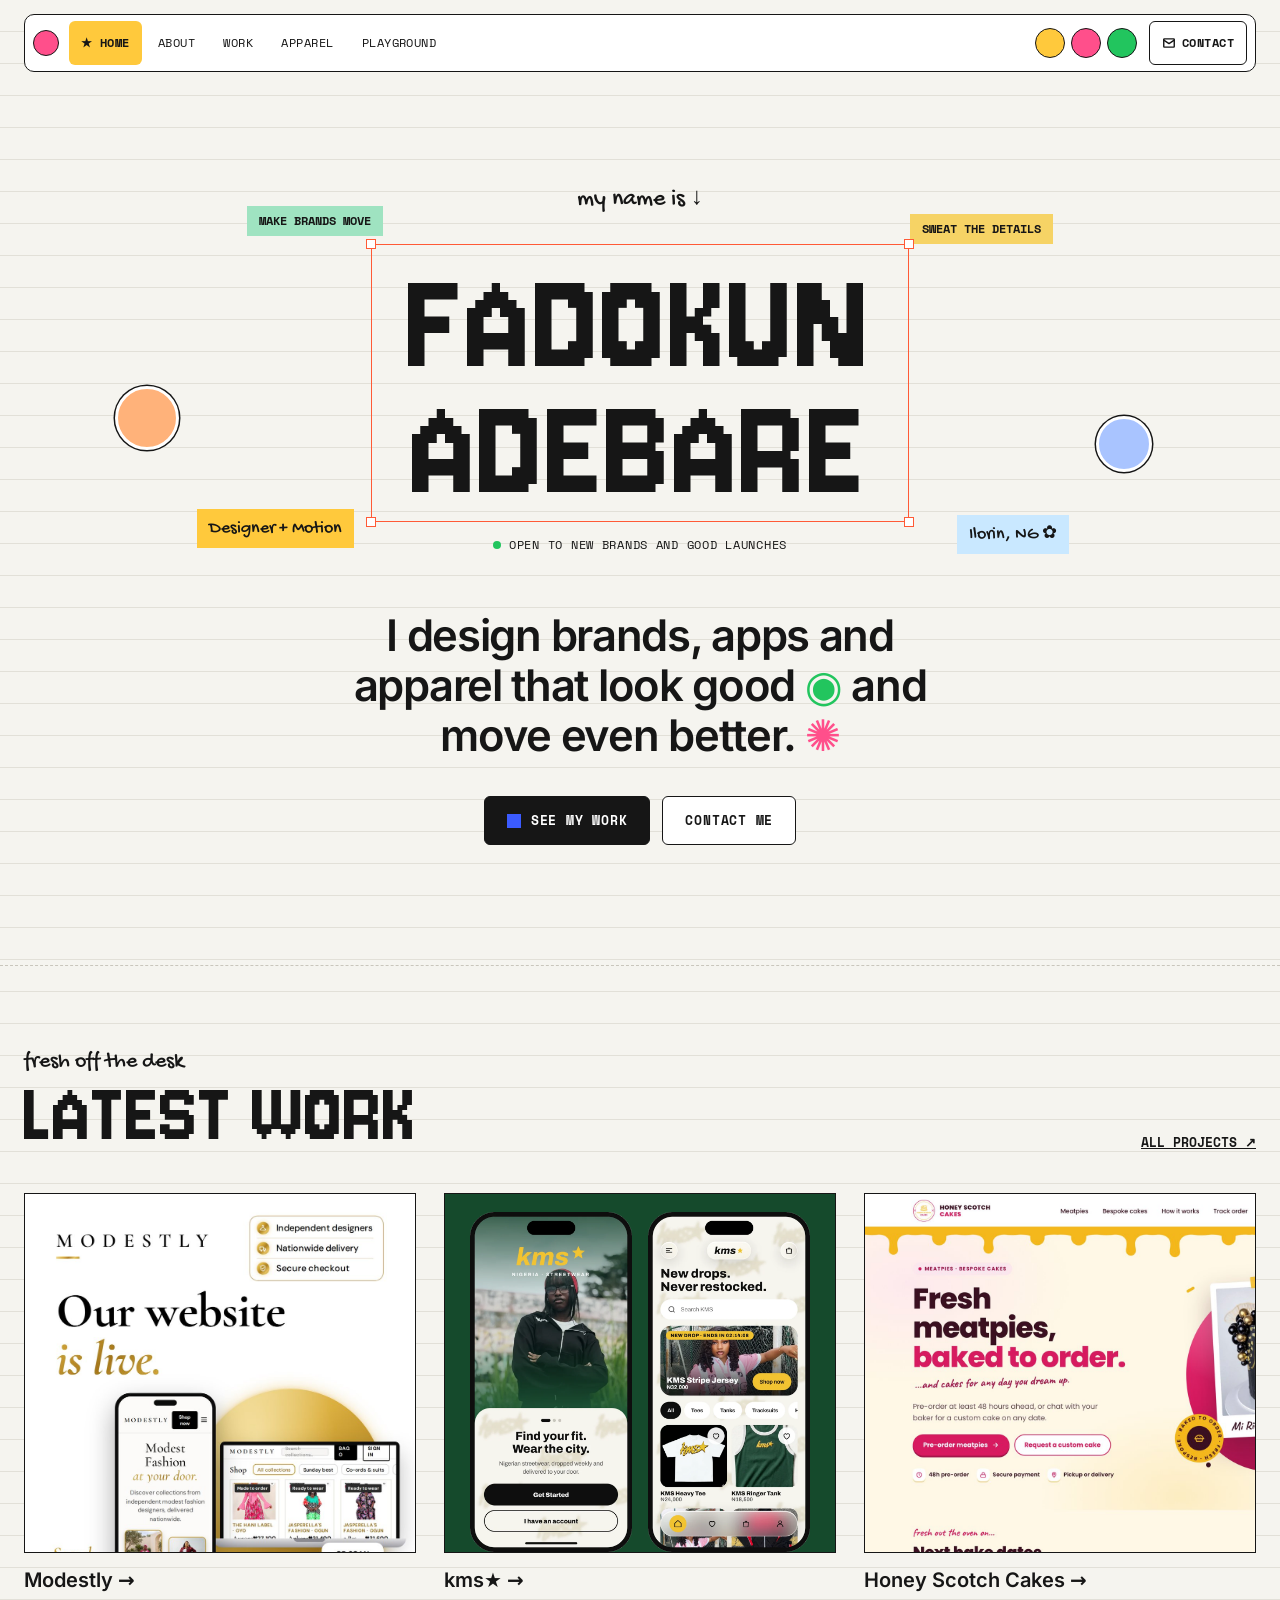
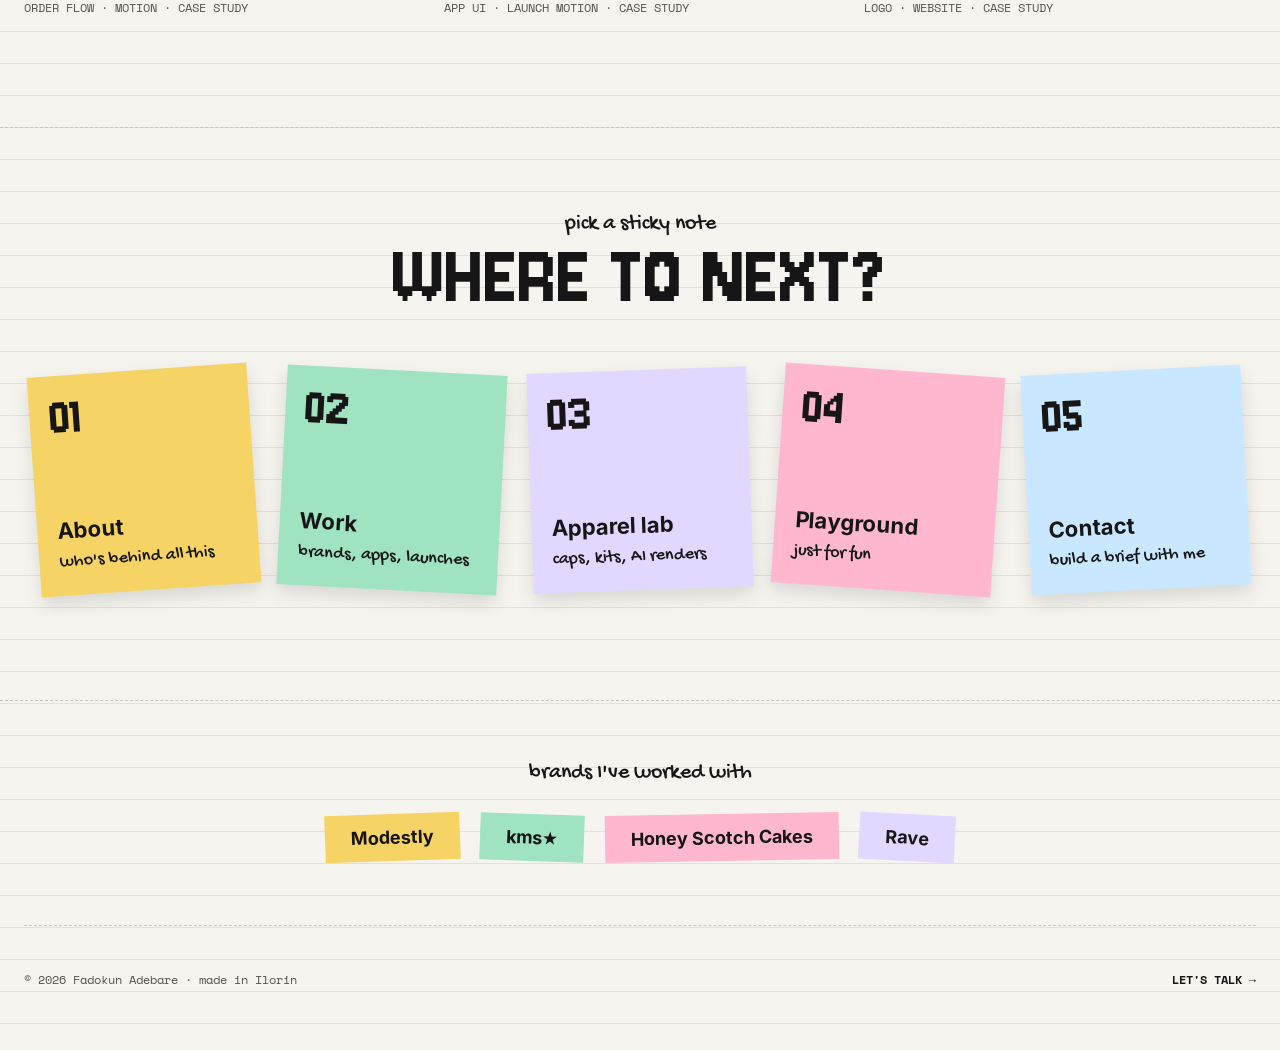
<file: index.html>
<!doctype html>
<html lang="en">
<head>
  <meta charset="utf-8">
  <meta name="viewport" content="width=device-width, initial-scale=1">
  <title>Fadokun Adebare — Designer, Motion & Frontend</title>
  <meta name="description" content="Fadokun Adebare designs brands, apps and apparel that look good and move even better. Based in Ilorin, Nigeria.">
  <meta property="og:title" content="Fadokun Adebare — Designer, Motion & Frontend">
  <meta property="og:description" content="Fadokun Adebare designs brands, apps and apparel that look good and move even better. Based in Ilorin, Nigeria.">
  <meta name="theme-color" content="#F5F4EF">
  <link rel="icon" href="data:image/svg+xml,%3Csvg xmlns='http://www.w3.org/2000/svg' viewBox='0 0 32 32'%3E%3Ccircle cx='16' cy='16' r='14' fill='%23FF4F8B' stroke='%23161616' stroke-width='2'/%3E%3C/svg%3E">
  <link rel="stylesheet" href="css/style.css">
</head>
<body>
  <a class="skip" href="#main">Skip to content</a>
  <header class="site-header">
    <nav class="nav" aria-label="Main">
      <div class="nav-left">
        <a href="index.html" class="logo-dot" aria-label="Fadokun Adebare — home"></a>
        <a href="index.html" class="nav-name">Fadokun A.</a>
        <ul class="nav-links">
        <li><a href="index.html" aria-current="page">★ Home</a></li>
        <li><a href="about.html">About</a></li>
        <li><a href="work.html">Work</a></li>
        <li><a href="apparel.html">Apparel</a></li>
        <li><a href="playground.html">Playground</a></li>
        </ul>
      </div>
      <div class="nav-right">
        <a class="dot-link" href="#" aria-label="Instagram" style="background: var(--yellow)"></a>
        <a class="dot-link" href="#" aria-label="Behance" style="background: var(--pink)"></a>
        <a class="dot-link" href="#" aria-label="LinkedIn" style="background: var(--green)"></a>
        <a class="nav-contact" href="contact.html"><svg aria-hidden="true" width="14" height="14" viewBox="0 0 24 24" fill="none" stroke="currentColor" stroke-width="2.4" stroke-linecap="round" stroke-linejoin="round"><rect x="3" y="5" width="18" height="14" rx="1"></rect><path d="M3 7l9 6 9-6"></path></svg> Contact</a>
        <button class="menu-btn" type="button" aria-label="Menu" aria-expanded="false">
          <svg aria-hidden="true" width="18" height="18" viewBox="0 0 24 24" fill="none" stroke="currentColor" stroke-width="2.4" stroke-linecap="round"><path d="M4 8h16M4 16h16"></path></svg>
        </button>
      </div>
    </nav>
  </header>

  <main id="main">
    <section class="hero">
      <div class="avatar a1" aria-hidden="true"></div>
      <div class="avatar a2" aria-hidden="true"></div>
      <p class="eyebrow" style="font-size: 24px; margin-bottom: 6px">my name is ↓</p>
      <div class="name-wrap">
        <span class="sticker m s1">make brands move</span>
        <span class="sticker m s2">sweat the details</span>
        <span class="sticker h s3">Designer + Motion</span>
        <span class="sticker h s4">Ilorin, NG ✿</span>
        <div class="select-frame">
          <i></i><i></i><i></i><i></i>
          <h1 class="pixel">Fadokun<br>Adebare</h1>
        </div>
        <p class="status"><span class="live" aria-hidden="true"></span>Open to new brands and good launches</p>
      </div>
      <p class="hero-line">I design brands, apps and apparel that look good <span style="color: var(--green)">◉</span> and move even better. <span style="color: var(--pink)">✺</span></p>
      <div class="hero-ctas">
        <a class="btn btn-dark" href="work.html"><span class="sq" aria-hidden="true"></span>See my work</a>
        <a class="btn btn-light" href="contact.html">Contact me</a>
      </div>
    </section>

    <section class="wrap section">
      <div class="row-between reveal" style="margin-bottom: 40px">
        <div>
          <p class="eyebrow">fresh off the desk</p>
          <h2 class="pixel h-md">Latest work</h2>
        </div>
        <a class="mono" href="work.html" style="font-size: 13px; font-weight: 700; text-transform: uppercase; text-decoration: underline">All projects ↗</a>
      </div>
      <div class="grid grid-3">
        <a class="card-link reveal" href="modestly.html">
          <img class="thumb" src="images/modestly-poster.jpg" alt="Modestly 'Our website is live' launch poster" style="object-position: top" loading="lazy">
          <span class="card-title">Modestly →</span>
          <span class="card-meta">Order flow · Motion · Case study</span>
        </a>
        <a class="card-link reveal" href="kms.html">
          <div class="duo frame" style="height: 360px; background: #154A2C; justify-content: center; gap: 4%; padding: 18px 10px 0; transition: transform .3s">
            <img src="images/kms-ui-welcome.webp" alt="kms★ welcome screen" style="flex: 0 1 44%; object-fit: contain; object-position: top" loading="lazy">
            <img src="images/kms-ui-home.webp" alt="kms★ home screen" style="flex: 0 1 44%; object-fit: contain; object-position: top" loading="lazy">
          </div>
          <span class="card-title">kms★ →</span>
          <span class="card-meta">App UI · Launch motion · Case study</span>
        </a>
        <a class="card-link reveal" href="honey-scotch.html">
          <img class="thumb" src="images/hs-home.jpg" alt="Honey Scotch Cakes website homepage" style="object-position: left top" loading="lazy">
          <span class="card-title">Honey Scotch Cakes →</span>
          <span class="card-meta">Logo · Website · Case study</span>
        </a>
      </div>
    </section>

    <section class="wrap section center">
      <p class="eyebrow">pick a sticky note</p>
      <h2 class="pixel h-md" style="margin-bottom: 56px">Where to next?</h2>
      <div class="notes">
        <a class="note reveal" href="about.html" style="background: var(--yellow-soft); --r: -4deg"><span class="num">01</span><span><b>About</b><span class="hand">who's behind all this</span></span></a>
        <a class="note reveal" href="work.html" style="background: var(--mint); --r: 3deg"><span class="num">02</span><span><b>Work</b><span class="hand">brands, apps, launches</span></span></a>
        <a class="note reveal" href="apparel.html" style="background: var(--lilac-soft); --r: -2deg"><span class="num">03</span><span><b>Apparel lab</b><span class="hand">caps, kits, AI renders</span></span></a>
        <a class="note reveal" href="playground.html" style="background: var(--pink-soft); --r: 4deg"><span class="num">04</span><span><b>Playground</b><span class="hand">just for fun</span></span></a>
        <a class="note reveal" href="contact.html" style="background: var(--sky); --r: -3deg"><span class="num">05</span><span><b>Contact</b><span class="hand">build a brief with me</span></span></a>
      </div>
    </section>

    <section class="wrap section center" style="padding-top: 56px; padding-bottom: 64px">
      <p class="eyebrow" style="margin-bottom: 24px">brands I've worked with</p>
      <div class="tapes">
        <span style="background: var(--yellow-soft); --r: -2deg">Modestly</span>
        <span style="background: var(--mint); --r: 2deg">kms★</span>
        <span style="background: var(--pink-soft); --r: -1deg">Honey Scotch Cakes</span>
        <span style="background: var(--lilac-soft); --r: 3deg">Rave</span>
      </div>
    </section>

  </main>

  <footer class="wrap">
    <div class="site-footer">
      <span>© <span data-year>2026</span> Fadokun Adebare · made in Ilorin</span>
      <a href="contact.html">Let's talk →</a>
    </div>
  </footer>
  <script src="js/main.js"></script>
</body>
</html>
</file>
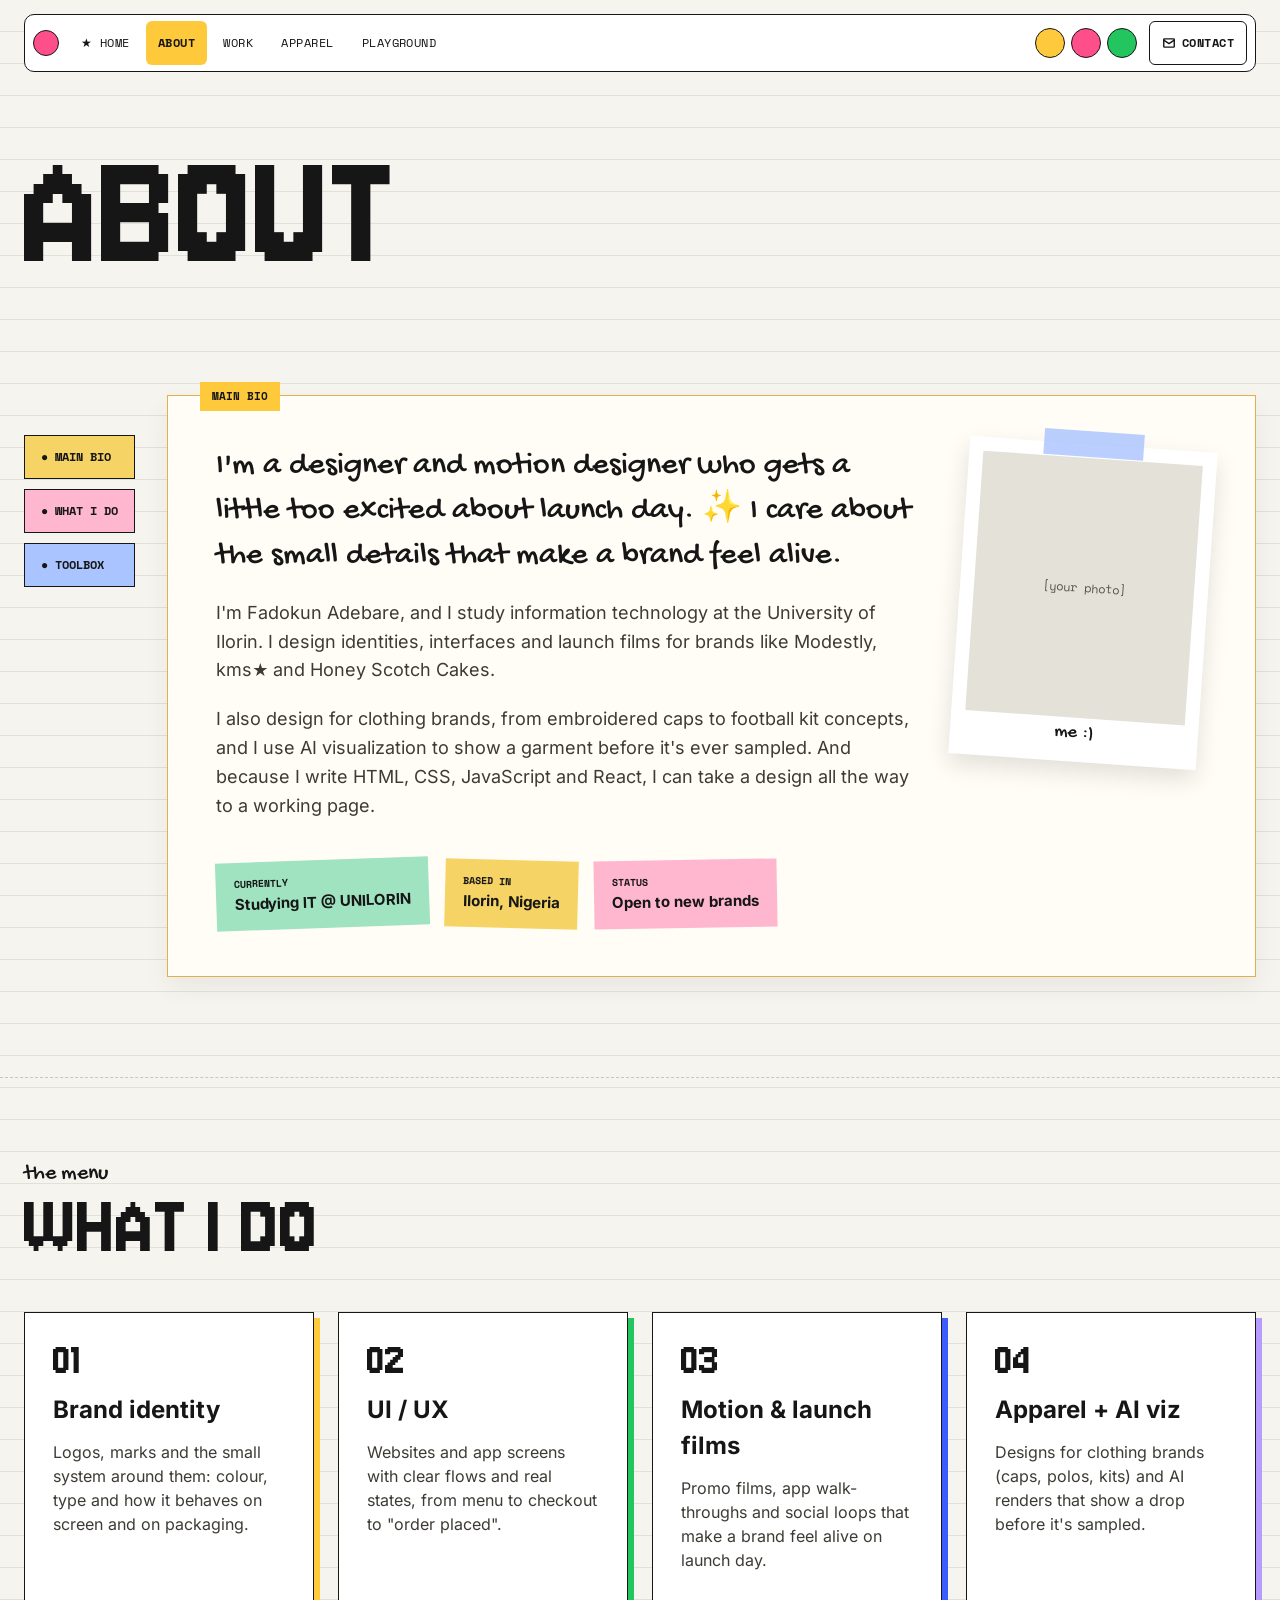
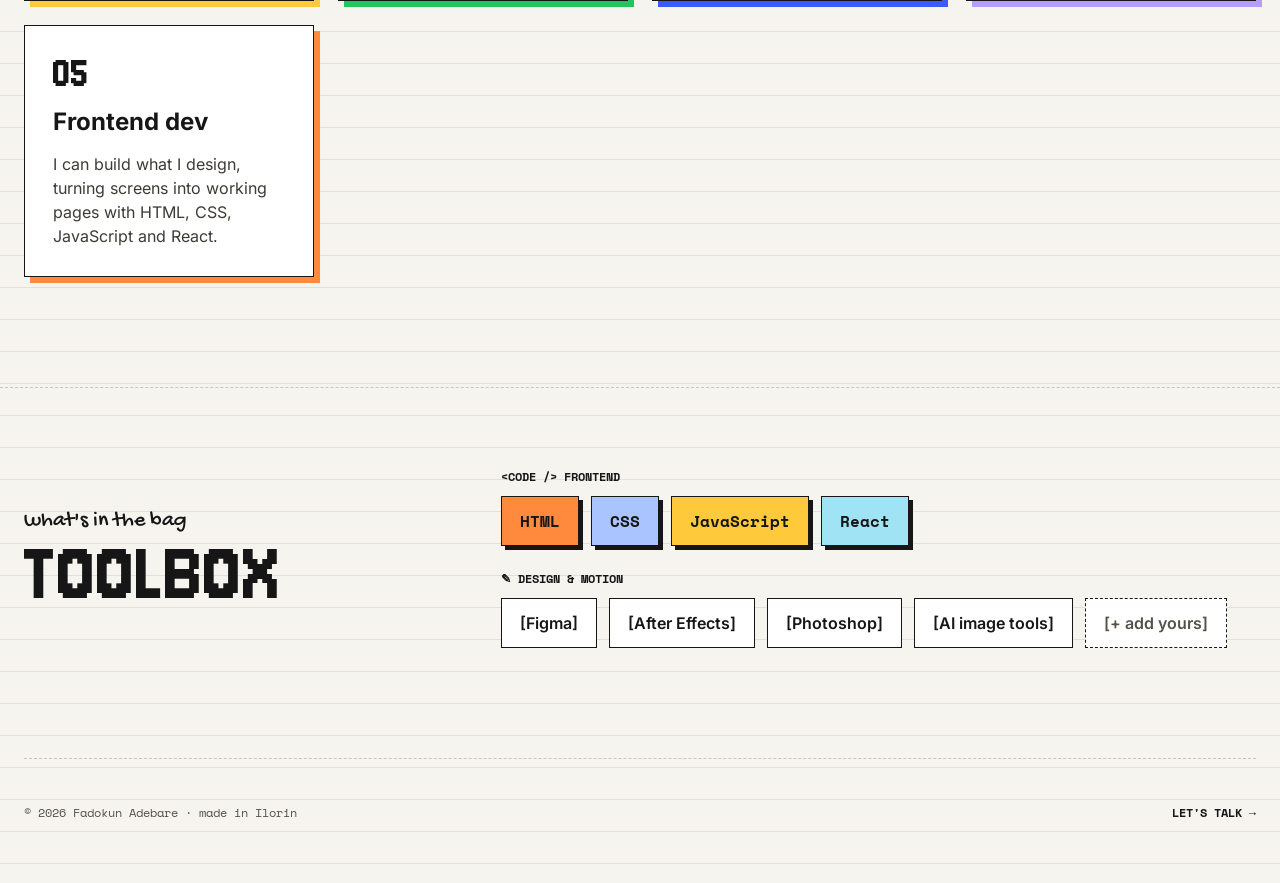
<file: about.html>
<!doctype html>
<html lang="en">
<head>
  <meta charset="utf-8">
  <meta name="viewport" content="width=device-width, initial-scale=1">
  <title>About — Fadokun Adebare</title>
  <meta name="description" content="Designer, motion designer and frontend developer studying information technology at the University of Ilorin.">
  <meta property="og:title" content="About — Fadokun Adebare">
  <meta property="og:description" content="Designer, motion designer and frontend developer studying information technology at the University of Ilorin.">
  <meta name="theme-color" content="#F5F4EF">
  <link rel="icon" href="data:image/svg+xml,%3Csvg xmlns='http://www.w3.org/2000/svg' viewBox='0 0 32 32'%3E%3Ccircle cx='16' cy='16' r='14' fill='%23FF4F8B' stroke='%23161616' stroke-width='2'/%3E%3C/svg%3E">
  <link rel="stylesheet" href="css/style.css">
</head>
<body>
  <a class="skip" href="#main">Skip to content</a>
  <header class="site-header">
    <nav class="nav" aria-label="Main">
      <div class="nav-left">
        <a href="index.html" class="logo-dot" aria-label="Fadokun Adebare — home"></a>
        <a href="index.html" class="nav-name">Fadokun A.</a>
        <ul class="nav-links">
        <li><a href="index.html">★ Home</a></li>
        <li><a href="about.html" aria-current="page">About</a></li>
        <li><a href="work.html">Work</a></li>
        <li><a href="apparel.html">Apparel</a></li>
        <li><a href="playground.html">Playground</a></li>
        </ul>
      </div>
      <div class="nav-right">
        <a class="dot-link" href="#" aria-label="Instagram" style="background: var(--yellow)"></a>
        <a class="dot-link" href="#" aria-label="Behance" style="background: var(--pink)"></a>
        <a class="dot-link" href="#" aria-label="LinkedIn" style="background: var(--green)"></a>
        <a class="nav-contact" href="contact.html"><svg aria-hidden="true" width="14" height="14" viewBox="0 0 24 24" fill="none" stroke="currentColor" stroke-width="2.4" stroke-linecap="round" stroke-linejoin="round"><rect x="3" y="5" width="18" height="14" rx="1"></rect><path d="M3 7l9 6 9-6"></path></svg> Contact</a>
        <button class="menu-btn" type="button" aria-label="Menu" aria-expanded="false">
          <svg aria-hidden="true" width="18" height="18" viewBox="0 0 24 24" fill="none" stroke="currentColor" stroke-width="2.4" stroke-linecap="round"><path d="M4 8h16M4 16h16"></path></svg>
        </button>
      </div>
    </nav>
  </header>

  <main id="main">
    <section class="wrap section first">
      <h1 class="pixel" style="font-size: clamp(96px, 14vw, 200px); line-height: .8">About</h1>
    </section>

    <section class="wrap" style="padding-bottom: 100px; display: flex; flex-wrap: wrap; gap: 32px; align-items: flex-start">
      <nav class="side-tabs" aria-label="On this page">
        <a href="#bio" style="background: var(--yellow-soft)">● Main bio</a>
        <a href="#skills" style="background: var(--pink-soft)">● What I do</a>
        <a href="#toolbox" style="background: var(--blue-soft)">● Toolbox</a>
      </nav>

      <div id="bio" class="paper-card reveal" style="flex: 999 1 560px; min-width: 0">
        <span class="label">Main bio</span>
        <div style="display: flex; flex-wrap: wrap; gap: 40px; align-items: flex-start">
          <div class="stack" style="flex: 999 1 380px; min-width: 0; gap: 20px">
            <p class="hand" style="margin: 0; font-size: 32px; line-height: 1.4">I'm a designer and motion designer who gets a little too excited about launch day. ✨ I care about the small details that make a brand feel alive.</p>
            <p class="lead" style="margin: 0">I'm Fadokun Adebare, and I study information technology at the University of Ilorin. I design identities, interfaces and launch films for brands like Modestly, kms★ and Honey Scotch Cakes.</p>
            <p class="lead" style="margin: 0">I also design for clothing brands, from embroidered caps to football kit concepts, and I use AI visualization to show a garment before it's ever sampled. And because I write HTML, CSS, JavaScript and React, I can take a design all the way to a working page.</p>
          </div>
          <figure class="polaroid" style="--r: 4deg; flex: 0 0 auto; padding-bottom: 44px">
            <span class="tape" style="background: rgba(169,196,255,.8)"></span>
            <div class="photo-ph" style="width: 220px; height: 260px">[your photo]</div>
            <figcaption><span class="hand" style="font-size: 19px">me :)</span></figcaption>
          </figure>
        </div>
        <div class="mini-notes">
          <div style="background: var(--mint); --r: -2deg"><small>Currently</small><b>Studying IT @ UNILORIN</b></div>
          <div style="background: var(--yellow-soft); --r: 1.5deg"><small>Based in</small><b>Ilorin, Nigeria</b></div>
          <div style="background: var(--pink-soft); --r: -1deg"><small>Status</small><b>Open to new brands</b></div>
        </div>
      </div>
    </section>

    <section id="skills" class="wrap section">
      <p class="eyebrow">the menu</p>
      <h2 class="pixel h-md" style="margin-bottom: 48px">What I do</h2>
      <div class="grid" style="grid-template-columns: repeat(auto-fit, minmax(min(100%, 240px), 1fr)); gap: 24px">
        <div class="service reveal" style="--sc: var(--yellow)"><span class="num">01</span><h3>Brand identity</h3><p>Logos, marks and the small system around them: colour, type and how it behaves on screen and on packaging.</p></div>
        <div class="service reveal" style="--sc: var(--green)"><span class="num">02</span><h3>UI / UX</h3><p>Websites and app screens with clear flows and real states, from menu to checkout to "order placed".</p></div>
        <div class="service reveal" style="--sc: var(--blue)"><span class="num">03</span><h3>Motion &amp; launch films</h3><p>Promo films, app walk-throughs and social loops that make a brand feel alive on launch day.</p></div>
        <div class="service reveal" style="--sc: var(--lilac)"><span class="num">04</span><h3>Apparel + AI viz</h3><p>Designs for clothing brands (caps, polos, kits) and AI renders that show a drop before it's sampled.</p></div>
        <div class="service reveal" style="--sc: var(--orange)"><span class="num">05</span><h3>Frontend dev</h3><p>I can build what I design, turning screens into working pages with HTML, CSS, JavaScript and React.</p></div>
      </div>
    </section>

    <section id="toolbox" class="wrap section" style="display: flex; flex-wrap: wrap; gap: 40px; align-items: center">
      <div style="flex: 1 1 320px">
        <p class="eyebrow">what's in the bag</p>
        <h2 class="pixel h-md">Toolbox</h2>
      </div>
      <div class="stack" style="flex: 2 1 520px; gap: 24px">
        <div class="stack" style="gap: 10px">
          <span class="mono" style="font-size: 12px; font-weight: 700; text-transform: uppercase">&lt;code /&gt; Frontend</span>
          <div style="display: flex; flex-wrap: wrap; gap: 12px">
            <span class="tool code" style="background: var(--orange)">HTML</span>
            <span class="tool code" style="background: var(--blue-soft)">CSS</span>
            <span class="tool code" style="background: var(--yellow)">JavaScript</span>
            <span class="tool code" style="background: #9FE3F5">React</span>
          </div>
        </div>
        <div class="stack" style="gap: 10px">
          <span class="mono" style="font-size: 12px; font-weight: 700; text-transform: uppercase">✎ Design &amp; motion</span>
          <div style="display: flex; flex-wrap: wrap; gap: 12px">
            <span class="tool">[Figma]</span>
            <span class="tool">[After Effects]</span>
            <span class="tool">[Photoshop]</span>
            <span class="tool">[AI image tools]</span>
            <span class="tool todo">[+ add yours]</span>
          </div>
        </div>
      </div>
    </section>

  </main>

  <footer class="wrap">
    <div class="site-footer">
      <span>© <span data-year>2026</span> Fadokun Adebare · made in Ilorin</span>
      <a href="contact.html">Let's talk →</a>
    </div>
  </footer>
  <script src="js/main.js"></script>
</body>
</html>
</file>
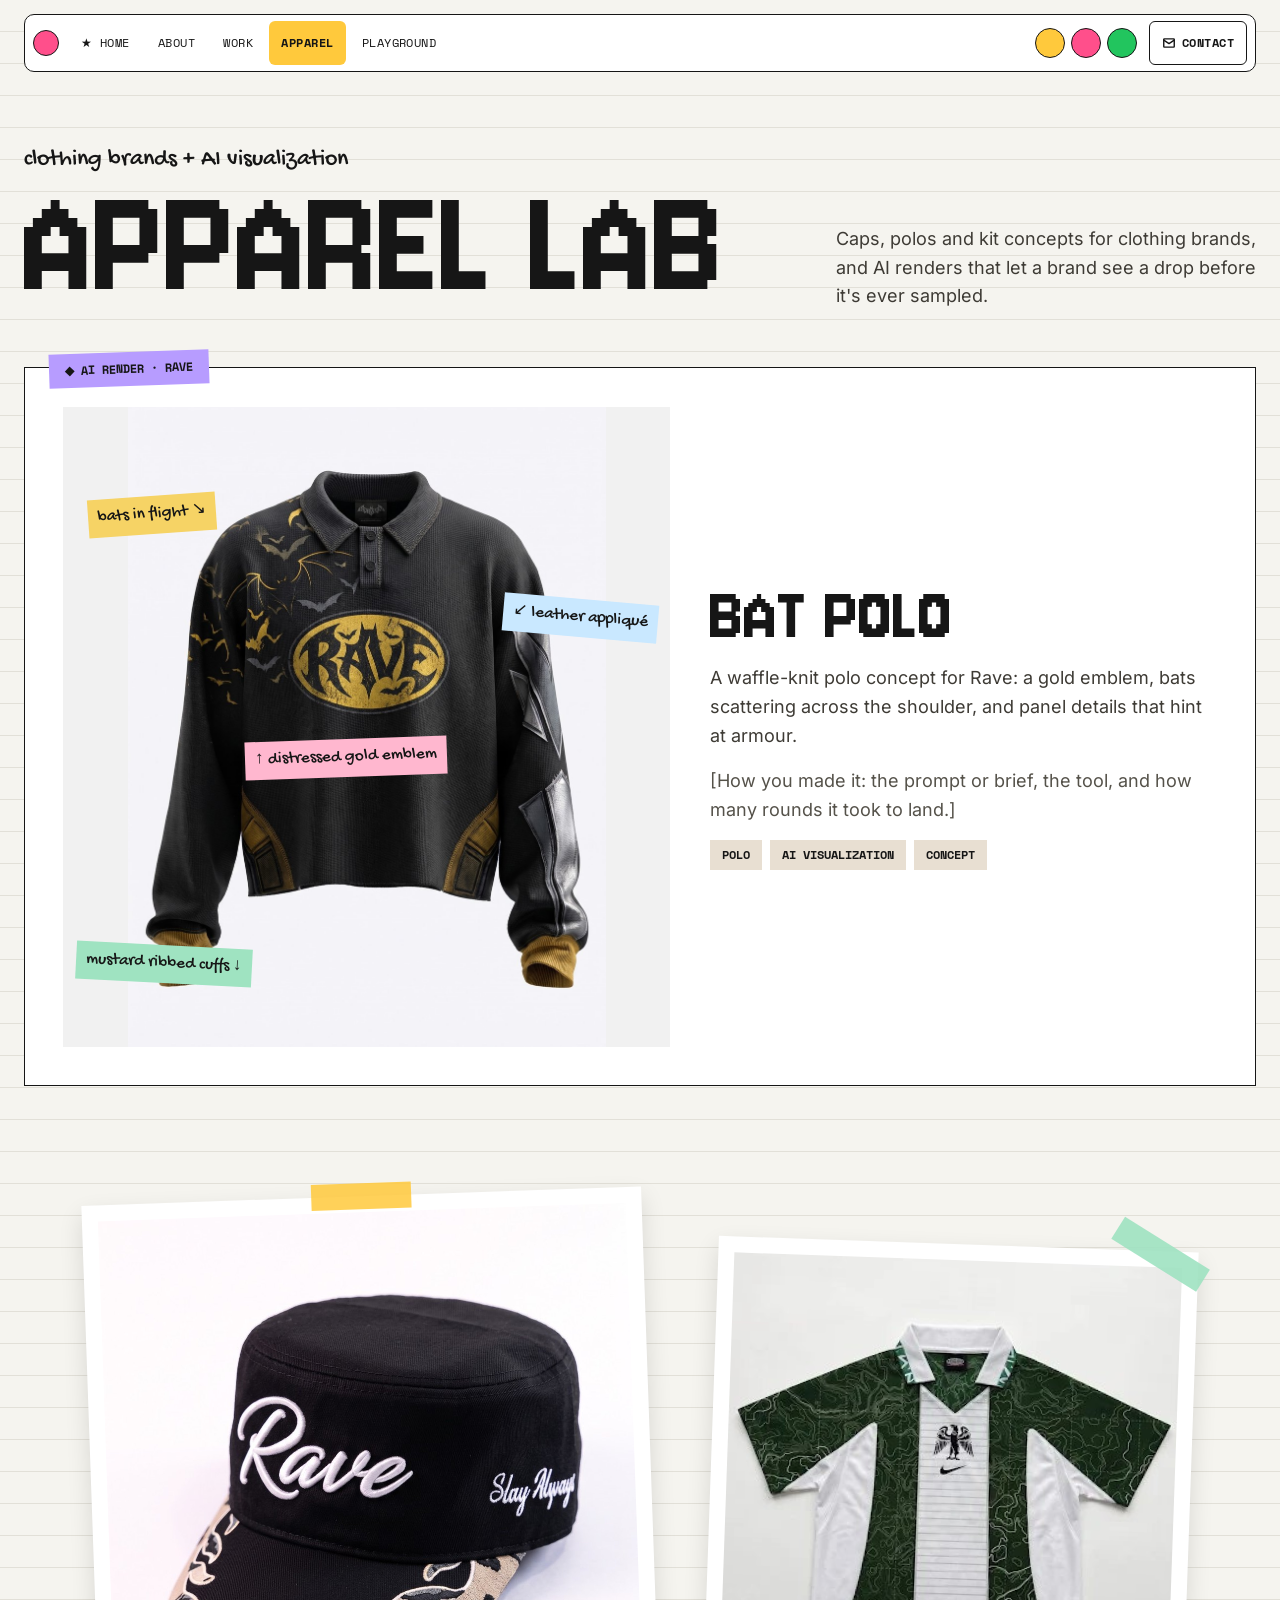
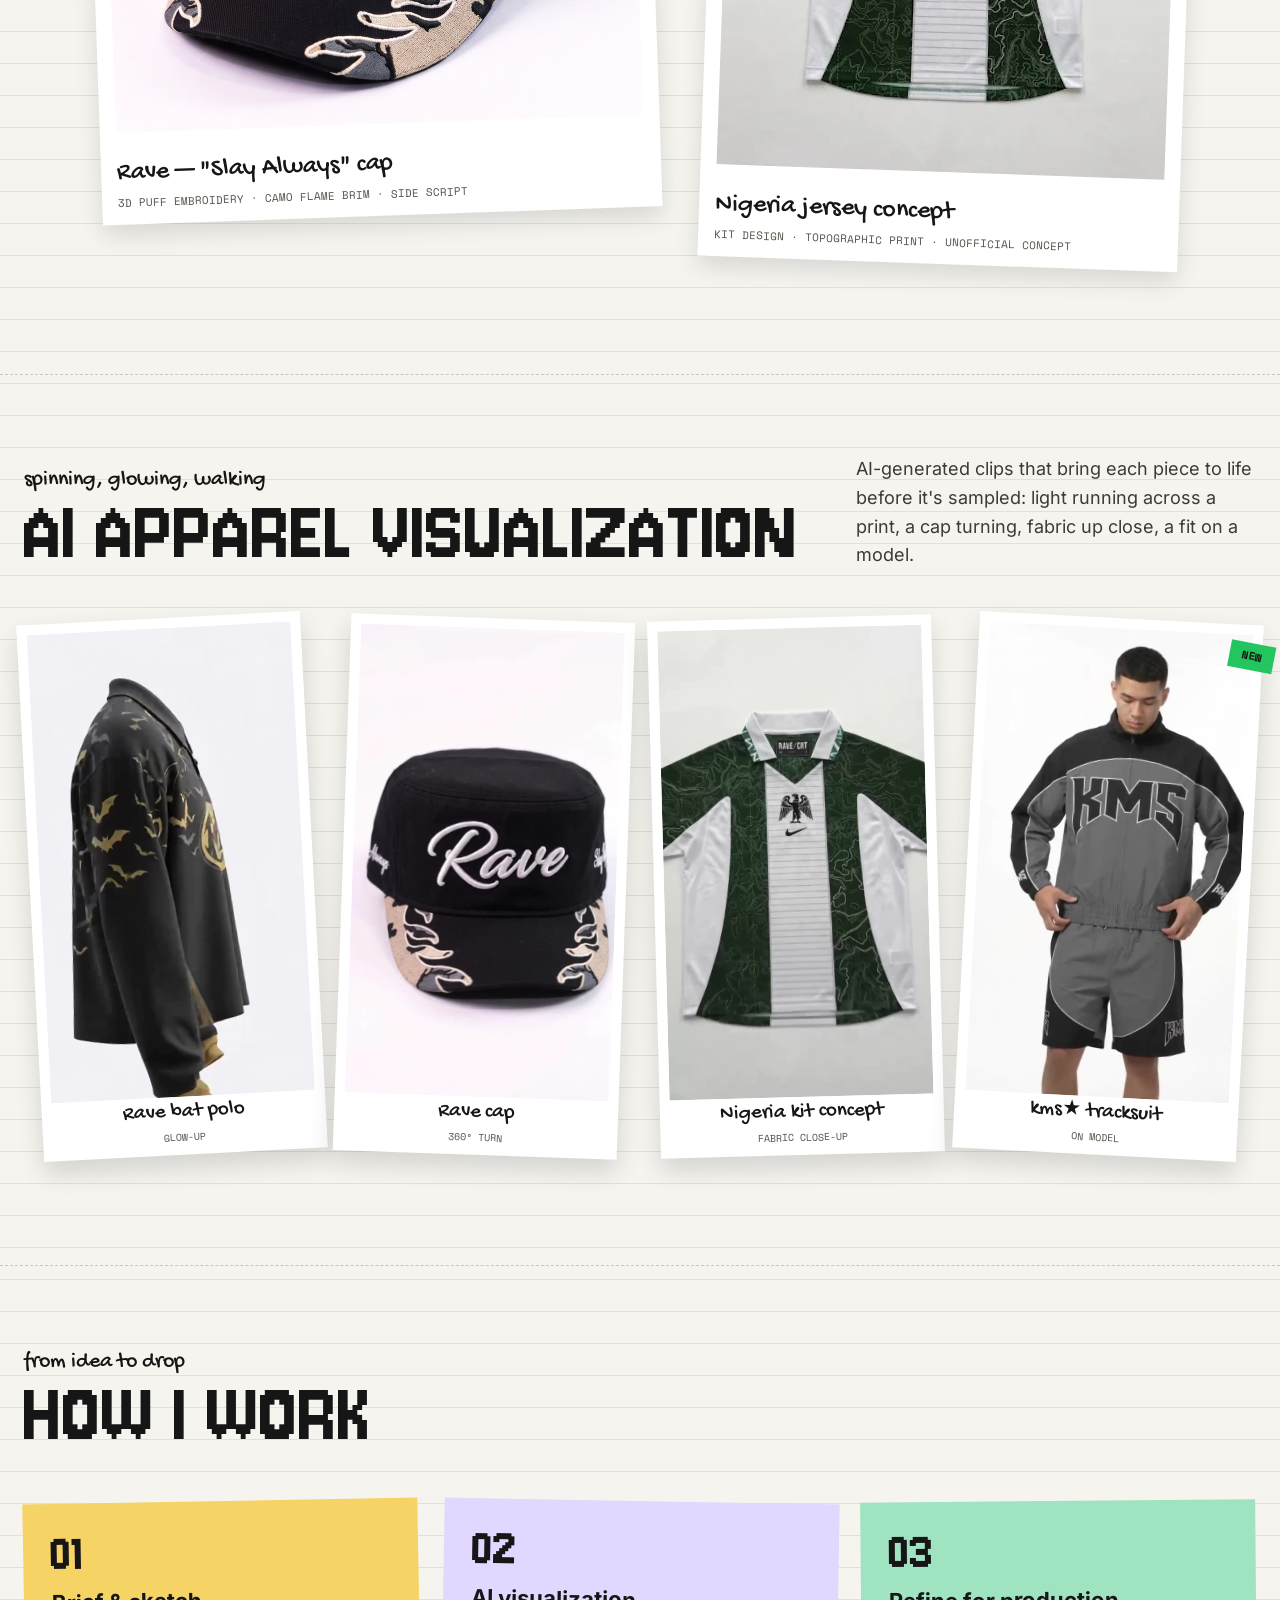
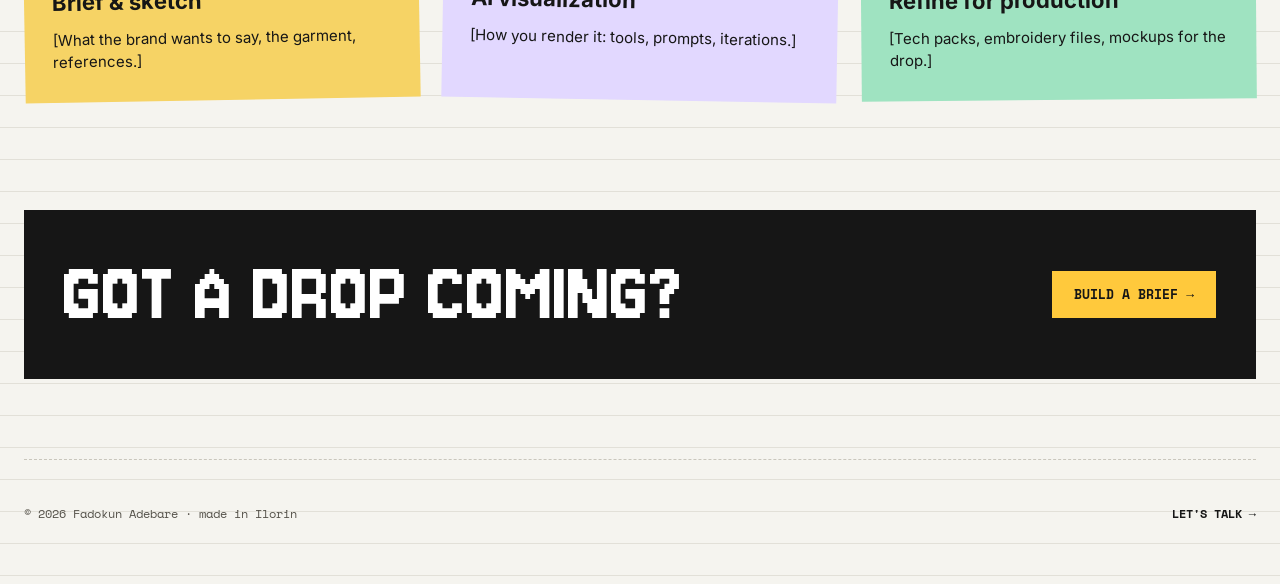
<file: apparel.html>
<!doctype html>
<html lang="en">
<head>
  <meta charset="utf-8">
  <meta name="viewport" content="width=device-width, initial-scale=1">
  <title>Apparel lab — Fadokun Adebare</title>
  <meta name="description" content="Caps, polos and kit concepts for clothing brands, plus AI apparel visualization.">
  <meta property="og:title" content="Apparel lab — Fadokun Adebare">
  <meta property="og:description" content="Caps, polos and kit concepts for clothing brands, plus AI apparel visualization.">
  <meta name="theme-color" content="#F5F4EF">
  <link rel="icon" href="data:image/svg+xml,%3Csvg xmlns='http://www.w3.org/2000/svg' viewBox='0 0 32 32'%3E%3Ccircle cx='16' cy='16' r='14' fill='%23FF4F8B' stroke='%23161616' stroke-width='2'/%3E%3C/svg%3E">
  <link rel="stylesheet" href="css/style.css">
</head>
<body>
  <a class="skip" href="#main">Skip to content</a>
  <header class="site-header">
    <nav class="nav" aria-label="Main">
      <div class="nav-left">
        <a href="index.html" class="logo-dot" aria-label="Fadokun Adebare — home"></a>
        <a href="index.html" class="nav-name">Fadokun A.</a>
        <ul class="nav-links">
        <li><a href="index.html">★ Home</a></li>
        <li><a href="about.html">About</a></li>
        <li><a href="work.html">Work</a></li>
        <li><a href="apparel.html" aria-current="page">Apparel</a></li>
        <li><a href="playground.html">Playground</a></li>
        </ul>
      </div>
      <div class="nav-right">
        <a class="dot-link" href="#" aria-label="Instagram" style="background: var(--yellow)"></a>
        <a class="dot-link" href="#" aria-label="Behance" style="background: var(--pink)"></a>
        <a class="dot-link" href="#" aria-label="LinkedIn" style="background: var(--green)"></a>
        <a class="nav-contact" href="contact.html"><svg aria-hidden="true" width="14" height="14" viewBox="0 0 24 24" fill="none" stroke="currentColor" stroke-width="2.4" stroke-linecap="round" stroke-linejoin="round"><rect x="3" y="5" width="18" height="14" rx="1"></rect><path d="M3 7l9 6 9-6"></path></svg> Contact</a>
        <button class="menu-btn" type="button" aria-label="Menu" aria-expanded="false">
          <svg aria-hidden="true" width="18" height="18" viewBox="0 0 24 24" fill="none" stroke="currentColor" stroke-width="2.4" stroke-linecap="round"><path d="M4 8h16M4 16h16"></path></svg>
        </button>
      </div>
    </nav>
  </header>

  <main id="main">
    <section class="wrap section first row-between" style="padding-bottom: 56px">
      <div>
        <p class="eyebrow" style="font-size: 24px">clothing brands + AI visualization</p>
        <h1 class="pixel h-xl" style="line-height: .8">Apparel lab</h1>
      </div>
      <p class="lead" style="margin: 0; max-width: 420px">Caps, polos and kit concepts for clothing brands, and AI renders that let a brand see a drop before it's ever sampled.</p>
    </section>

    <section class="wrap" style="padding-bottom: 110px">
      <div class="reveal" style="background: #fff; border: 1.5px solid var(--ink); padding: clamp(20px, 3vw, 40px); display: flex; flex-wrap: wrap; gap: 40px; align-items: center; position: relative">
        <span class="tag" style="position: absolute; left: 24px; top: -16px; padding: 8px 16px; background: var(--lilac); transform: rotate(-2deg)">◆ AI render · Rave</span>
        <div class="annotated" style="flex: 1 1 440px; min-width: 0">
          <img src="images/rave-polo.jpg" alt="AI-rendered black waffle-knit Rave polo with a distressed gold bat-style emblem, bats across the shoulder, mustard ribbed cuffs and a glossy leather sleeve appliqué" style="width: 100%; max-height: 640px; object-fit: contain; background: #F1F1F1">
          <span class="callout" style="left: 4%; top: 14%; background: var(--yellow-soft); --r: -4deg">bats in flight ↘</span>
          <span class="callout" style="right: 2%; top: 30%; background: var(--sky); --r: 5deg">↙ leather appliqué</span>
          <span class="callout" style="left: 30%; top: 52%; background: var(--pink-soft); --r: -2deg">↑ distressed gold emblem</span>
          <span class="callout" style="left: 2%; bottom: 10%; background: var(--mint); --r: 3deg">mustard ribbed cuffs ↓</span>
        </div>
        <div class="stack" style="flex: 1 1 340px; min-width: 0; gap: 16px">
          <h2 class="pixel" style="font-size: 80px">Bat polo</h2>
          <p class="lead" style="margin: 0">A waffle-knit polo concept for Rave: a gold emblem, bats scattering across the shoulder, and panel details that hint at armour.</p>
          <p class="lead muted" style="margin: 0">[How you made it: the prompt or brief, the tool, and how many rounds it took to land.]</p>
          <div style="display: flex; flex-wrap: wrap; gap: 8px">
            <span class="tag" style="background: #E8DFD2">Polo</span>
            <span class="tag" style="background: #E8DFD2">AI visualization</span>
            <span class="tag" style="background: #E8DFD2">Concept</span>
          </div>
        </div>
      </div>
    </section>

    <section class="wrap" style="padding-bottom: 110px; display: flex; flex-wrap: wrap; gap: 56px; justify-content: center; align-items: flex-start">
      <figure class="polaroid reveal" style="--r: -2deg; flex: 1 1 380px; max-width: 560px; padding: 16px 16px 92px">
        <span class="tape" style="background: rgba(255,201,60,.85)"></span>
        <img src="images/rave-cap.jpg" alt="Black Rave cap with white 3D-embroidered script logo, Slay Always side script and a camo flame brim" style="width: 100%; height: clamp(360px, 40vw, 520px); object-fit: cover">
        <figcaption style="align-items: flex-start; text-align: left">
          <span class="hand" style="font-size: 26px">Rave — "Slay Always" cap</span>
          <span class="mono">3D puff embroidery · camo flame brim · side script</span>
        </figcaption>
      </figure>
      <figure class="polaroid reveal" style="--r: 2deg; flex: 1 1 340px; max-width: 480px; margin-top: 48px; padding: 16px 16px 92px">
        <span class="tape" style="left: auto; right: -12px; margin-left: 0; top: -10px; background: rgba(159,227,193,.9); transform: rotate(30deg)"></span>
        <img src="images/concept-kit.jpg" alt="Green and white football jersey concept with a topographic line pattern and eagle crest" style="width: 100%; height: clamp(360px, 40vw, 520px); object-fit: cover; background: #F2F2F2">
        <figcaption style="align-items: flex-start; text-align: left">
          <span class="hand" style="font-size: 26px">Nigeria jersey concept</span>
          <span class="mono">Kit design · topographic print · unofficial concept</span>
        </figcaption>
      </figure>
    </section>

    <section id="ai-viz" class="wrap section">
      <div class="row-between" style="margin-bottom: 48px">
        <div>
          <p class="eyebrow">spinning, glowing, walking</p>
          <h2 class="pixel" style="font-size: clamp(44px, 7vw, 100px)">AI apparel visualization</h2>
        </div>
        <p class="lead" style="margin: 0; max-width: 400px">AI-generated clips that bring each piece to life before it's sampled: light running across a print, a cap turning, fabric up close, a fit on a model.</p>
      </div>
      <div class="clips">
        <figure class="clip reveal" style="--r: -3deg">
          <video data-autoplay src="video/3d-rave-polo.mp4" poster="images/3d-rave-polo-poster.jpg" muted loop playsinline preload="none" aria-label="AI apparel clip: Rave bat polo with the gold emblem lighting up"></video>
          <figcaption><span class="hand">Rave bat polo</span><span class="mono">glow-up</span></figcaption>
        </figure>
        <figure class="clip reveal" style="--r: 2deg">
          <video data-autoplay src="video/3d-rave-cap.mp4" poster="images/3d-rave-cap-poster.jpg" muted loop playsinline preload="none" aria-label="AI apparel clip: Rave Slay Always cap turning"></video>
          <figcaption><span class="hand">Rave cap</span><span class="mono">360° turn</span></figcaption>
        </figure>
        <figure class="clip reveal" style="--r: -1.5deg">
          <video data-autoplay src="video/3d-nigeria-kit.mp4" poster="images/3d-nigeria-kit-poster.jpg" muted loop playsinline preload="none" aria-label="AI apparel clip: Nigeria jersey concept with a close-up of the topographic fabric"></video>
          <figcaption><span class="hand">Nigeria kit concept</span><span class="mono">fabric close-up</span></figcaption>
        </figure>
        <figure class="clip reveal" style="--r: 3deg">
          <span class="clip-new">new</span>
          <video data-autoplay src="video/3d-kms-tracksuit.mp4" poster="images/3d-kms-tracksuit-poster.jpg" muted loop playsinline preload="none" aria-label="AI apparel clip: kms★ grey and black tracksuit worn by a model"></video>
          <figcaption><span class="hand">kms★ tracksuit</span><span class="mono">on model</span></figcaption>
        </figure>
      </div>
    </section>

    <section class="wrap section">
      <p class="eyebrow">from idea to drop</p>
      <h2 class="pixel h-md" style="margin-bottom: 48px">How I work</h2>
      <div class="grid" style="grid-template-columns: repeat(auto-fit, minmax(min(100%, 280px), 1fr)); gap: 24px">
        <div class="proc reveal" style="background: var(--yellow-soft); --r: -1deg"><span class="num">01</span><h3>Brief &amp; sketch</h3><p>[What the brand wants to say, the garment, references.]</p></div>
        <div class="proc reveal" style="background: var(--lilac-soft); --r: 1deg"><span class="num">02</span><h3>AI visualization</h3><p>[How you render it: tools, prompts, iterations.]</p></div>
        <div class="proc reveal" style="background: var(--mint); --r: -.5deg"><span class="num">03</span><h3>Refine for production</h3><p>[Tech packs, embroidery files, mockups for the drop.]</p></div>
      </div>
    </section>

    <section class="wrap" style="padding-bottom: 80px">
      <a class="band" href="contact.html">
        <span class="pixel" style="font-size: clamp(52px, 7vw, 100px)">Got a drop coming?</span>
        <span class="pill">Build a brief →</span>
      </a>
    </section>

  </main>

  <footer class="wrap">
    <div class="site-footer">
      <span>© <span data-year>2026</span> Fadokun Adebare · made in Ilorin</span>
      <a href="contact.html">Let's talk →</a>
    </div>
  </footer>
  <script src="js/main.js"></script>
</body>
</html>
</file>
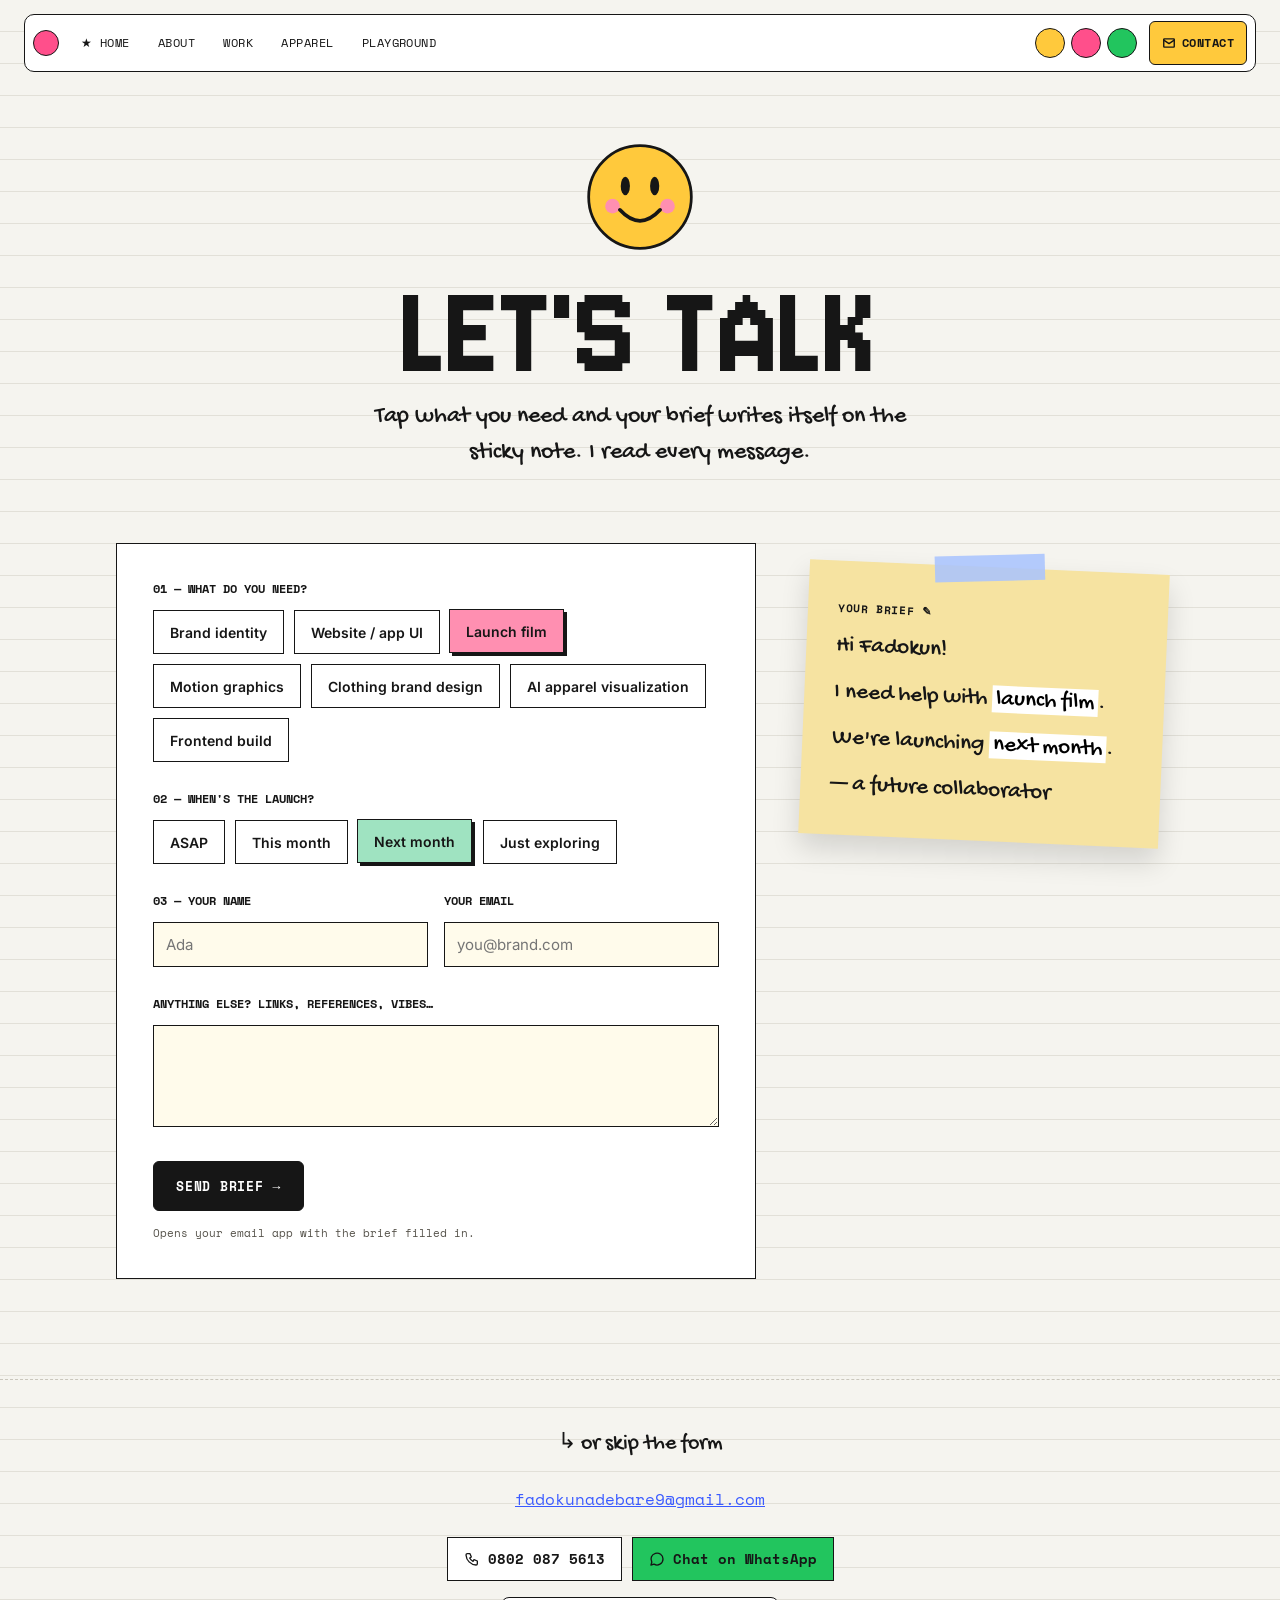
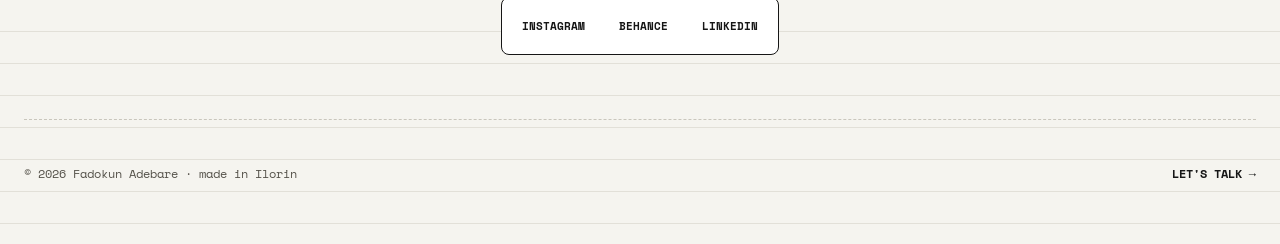
<file: contact.html>
<!doctype html>
<html lang="en">
<head>
  <meta charset="utf-8">
  <meta name="viewport" content="width=device-width, initial-scale=1">
  <title>Contact — build a brief with Fadokun Adebare</title>
  <meta name="description" content="Tell Fadokun Adebare what you need: brand identity, UI, launch films, apparel design or frontend.">
  <meta property="og:title" content="Contact — build a brief with Fadokun Adebare">
  <meta property="og:description" content="Tell Fadokun Adebare what you need: brand identity, UI, launch films, apparel design or frontend.">
  <meta name="theme-color" content="#F5F4EF">
  <link rel="icon" href="data:image/svg+xml,%3Csvg xmlns='http://www.w3.org/2000/svg' viewBox='0 0 32 32'%3E%3Ccircle cx='16' cy='16' r='14' fill='%23FF4F8B' stroke='%23161616' stroke-width='2'/%3E%3C/svg%3E">
  <link rel="stylesheet" href="css/style.css">
</head>
<body>
  <a class="skip" href="#main">Skip to content</a>
  <header class="site-header">
    <nav class="nav" aria-label="Main">
      <div class="nav-left">
        <a href="index.html" class="logo-dot" aria-label="Fadokun Adebare — home"></a>
        <a href="index.html" class="nav-name">Fadokun A.</a>
        <ul class="nav-links">
        <li><a href="index.html">★ Home</a></li>
        <li><a href="about.html">About</a></li>
        <li><a href="work.html">Work</a></li>
        <li><a href="apparel.html">Apparel</a></li>
        <li><a href="playground.html">Playground</a></li>
        </ul>
      </div>
      <div class="nav-right">
        <a class="dot-link" href="#" aria-label="Instagram" style="background: var(--yellow)"></a>
        <a class="dot-link" href="#" aria-label="Behance" style="background: var(--pink)"></a>
        <a class="dot-link" href="#" aria-label="LinkedIn" style="background: var(--green)"></a>
        <a class="nav-contact" href="contact.html" aria-current="page"><svg aria-hidden="true" width="14" height="14" viewBox="0 0 24 24" fill="none" stroke="currentColor" stroke-width="2.4" stroke-linecap="round" stroke-linejoin="round"><rect x="3" y="5" width="18" height="14" rx="1"></rect><path d="M3 7l9 6 9-6"></path></svg> Contact</a>
        <button class="menu-btn" type="button" aria-label="Menu" aria-expanded="false">
          <svg aria-hidden="true" width="18" height="18" viewBox="0 0 24 24" fill="none" stroke="currentColor" stroke-width="2.4" stroke-linecap="round"><path d="M4 8h16M4 16h16"></path></svg>
        </button>
      </div>
    </nav>
  </header>

  <main id="main">
    <section class="wrap section first center" style="display: flex; flex-direction: column; align-items: center; padding-bottom: 32px">
      <svg role="img" aria-label="Smiley face" width="110" height="110" viewBox="0 0 120 120"><circle cx="60" cy="60" r="56" fill="#FFC93C" stroke="#161616" stroke-width="3"></circle><ellipse cx="44" cy="48" rx="5" ry="10" fill="#161616"></ellipse><ellipse cx="76" cy="48" rx="5" ry="10" fill="#161616"></ellipse><circle cx="30" cy="70" r="8" fill="#FF8FB1"></circle><circle cx="90" cy="70" r="8" fill="#FF8FB1"></circle><path d="M38 74 Q60 98 82 74" fill="none" stroke="#161616" stroke-width="4" stroke-linecap="round"></path></svg>
      <h1 class="pixel" style="margin: 24px 0 8px; font-size: clamp(80px, 11vw, 160px)">Let's talk</h1>
      <p class="hand" style="margin: 0; font-size: 24px; max-width: 560px">Tap what you need and your brief writes itself on the sticky note. I read every message.</p>
    </section>

    <section class="wrap" style="padding-top: 40px; padding-bottom: 100px; display: flex; flex-wrap: wrap; gap: 48px; align-items: flex-start; justify-content: center">
      <form id="brief" class="brief" style="flex: 1 1 520px; max-width: 640px">
        <fieldset>
          <legend>01 — What do you need?</legend>
          <div class="picks">
            <button type="button" class="pick" data-need="Brand identity" aria-pressed="false" style="--pc: var(--yellow)">Brand identity</button>
            <button type="button" class="pick" data-need="Website / app UI" aria-pressed="false" style="--pc: var(--green)">Website / app UI</button>
            <button type="button" class="pick" data-need="Launch film" aria-pressed="true" style="--pc: #FF8FB1">Launch film</button>
            <button type="button" class="pick" data-need="Motion graphics" aria-pressed="false" style="--pc: var(--blue-soft)">Motion graphics</button>
            <button type="button" class="pick" data-need="Clothing brand design" aria-pressed="false" style="--pc: var(--orange)">Clothing brand design</button>
            <button type="button" class="pick" data-need="AI apparel visualization" aria-pressed="false" style="--pc: var(--lilac)">AI apparel visualization</button>
            <button type="button" class="pick" data-need="Frontend build" aria-pressed="false" style="--pc: #9FE3F5">Frontend build</button>
          </div>
        </fieldset>
        <fieldset>
          <legend>02 — When's the launch?</legend>
          <div class="picks">
            <button type="button" class="pick" data-when="ASAP" aria-pressed="false" style="--pc: var(--mint)">ASAP</button>
            <button type="button" class="pick" data-when="This month" aria-pressed="false" style="--pc: var(--mint)">This month</button>
            <button type="button" class="pick" data-when="Next month" aria-pressed="true" style="--pc: var(--mint)">Next month</button>
            <button type="button" class="pick" data-when="Just exploring" aria-pressed="false" style="--pc: var(--mint)">Just exploring</button>
          </div>
        </fieldset>
        <div class="grid" style="grid-template-columns: repeat(auto-fit, minmax(min(100%, 220px), 1fr)); gap: 16px">
          <div><label for="name">03 — Your name</label><input id="name" type="text" placeholder="Ada" autocomplete="name"></div>
          <div><label for="email">Your email</label><input id="email" type="email" placeholder="you@brand.com" autocomplete="email"></div>
        </div>
        <div><label for="msg">Anything else? Links, references, vibes…</label><textarea id="msg" rows="4"></textarea></div>
        <button type="submit" class="btn btn-dark" style="align-self: flex-start">Send brief →</button>
        <p class="mono muted" style="margin: -14px 0 0; font-size: 11px">Opens your email app with the brief filled in.</p>
      </form>

      <aside class="sticky-brief" aria-live="polite" style="flex: 0 1 360px; margin-top: 24px">
        <span class="tape" style="width: 110px; margin-left: -55px; top: -12px; background: rgba(169,196,255,.85); transform: rotate(-4deg)"></span>
        <div class="body">
          <span class="mono" style="font-size: 11px; font-weight: 700; text-transform: uppercase; letter-spacing: .06em">your brief ✎</span>
          <span>Hi Fadokun!</span>
          <span>I need help with <mark data-out="need">launch film</mark>.</span>
          <span>We're launching <mark data-out="when">next month</mark>.</span>
          <span>— <span data-out="from">a future collaborator</span></span>
          <div data-sent hidden style="display: flex; flex-direction: column; gap: 10px; margin-top: 6px">
            <span class="sent">✎ Opening your email app…</span>
            <span class="mono" style="font-size: 12px; line-height: 1.5">Didn't open? Copy the brief and send it to fadokunadebare9@gmail.com</span>
            <button type="button" class="btn btn-light" data-copy style="align-self: flex-start; padding: 10px 16px">Copy brief</button>
          </div>
        </div>
      </aside>
    </section>

    <section class="wrap section center" style="padding-top: 48px; padding-bottom: 64px; display: flex; flex-direction: column; align-items: center; gap: 16px">
      <p class="eyebrow">↳ or skip the form</p>
      <a class="mono" href="mailto:fadokunadebare9@gmail.com" style="font-size: 16px; color: var(--blue); text-decoration: underline; min-height: 44px; display: inline-flex; align-items: center">fadokunadebare9@gmail.com</a>
      <div style="display: flex; flex-wrap: wrap; gap: 10px; justify-content: center">
        <a class="contact-line" href="tel:+2348020875613">
          <svg aria-hidden="true" width="16" height="16" viewBox="0 0 24 24" fill="none" stroke="currentColor" stroke-width="2" stroke-linecap="round" stroke-linejoin="round"><path d="M5 4h4l2 5-2.5 1.5a11 11 0 0 0 5 5L15 13l5 2v4a2 2 0 0 1-2 2A16 16 0 0 1 3 6a2 2 0 0 1 2-2z"></path></svg>
          0802 087 5613
        </a>
        <a class="contact-line" href="https://wa.me/2348020875613" target="_blank" rel="noopener" style="background: var(--green)">
          <svg aria-hidden="true" width="16" height="16" viewBox="0 0 24 24" fill="none" stroke="currentColor" stroke-width="2" stroke-linecap="round" stroke-linejoin="round"><path d="M21 12a9 9 0 0 1-13.5 7.8L3 21l1.2-4.4A9 9 0 1 1 21 12z"></path></svg>
          Chat on WhatsApp
        </a>
      </div>
      <nav class="socials" aria-label="Social">
        <a href="#">Instagram</a>
        <a href="#">Behance</a>
        <a href="#">LinkedIn</a>
      </nav>
    </section>

  </main>

  <footer class="wrap">
    <div class="site-footer">
      <span>© <span data-year>2026</span> Fadokun Adebare · made in Ilorin</span>
      <a href="contact.html">Let's talk →</a>
    </div>
  </footer>
  <script src="js/main.js"></script>
</body>
</html>
</file>
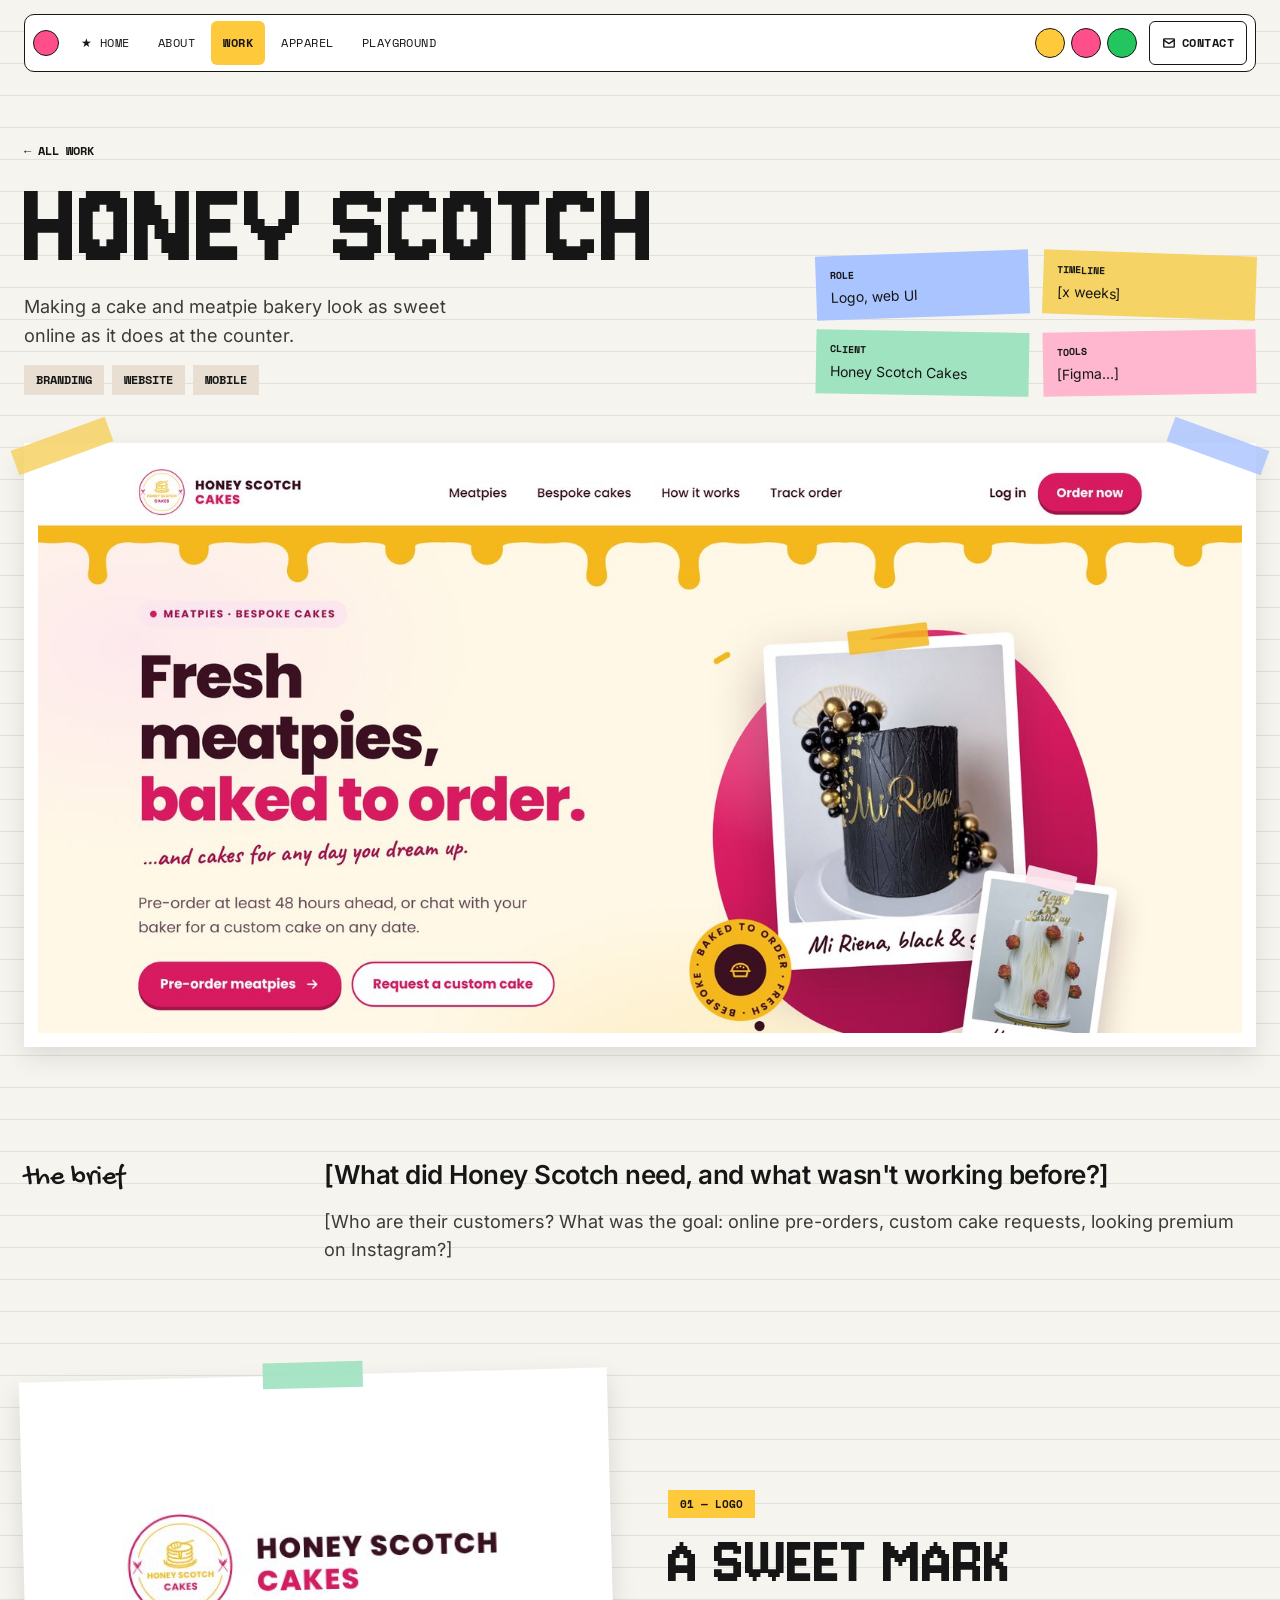
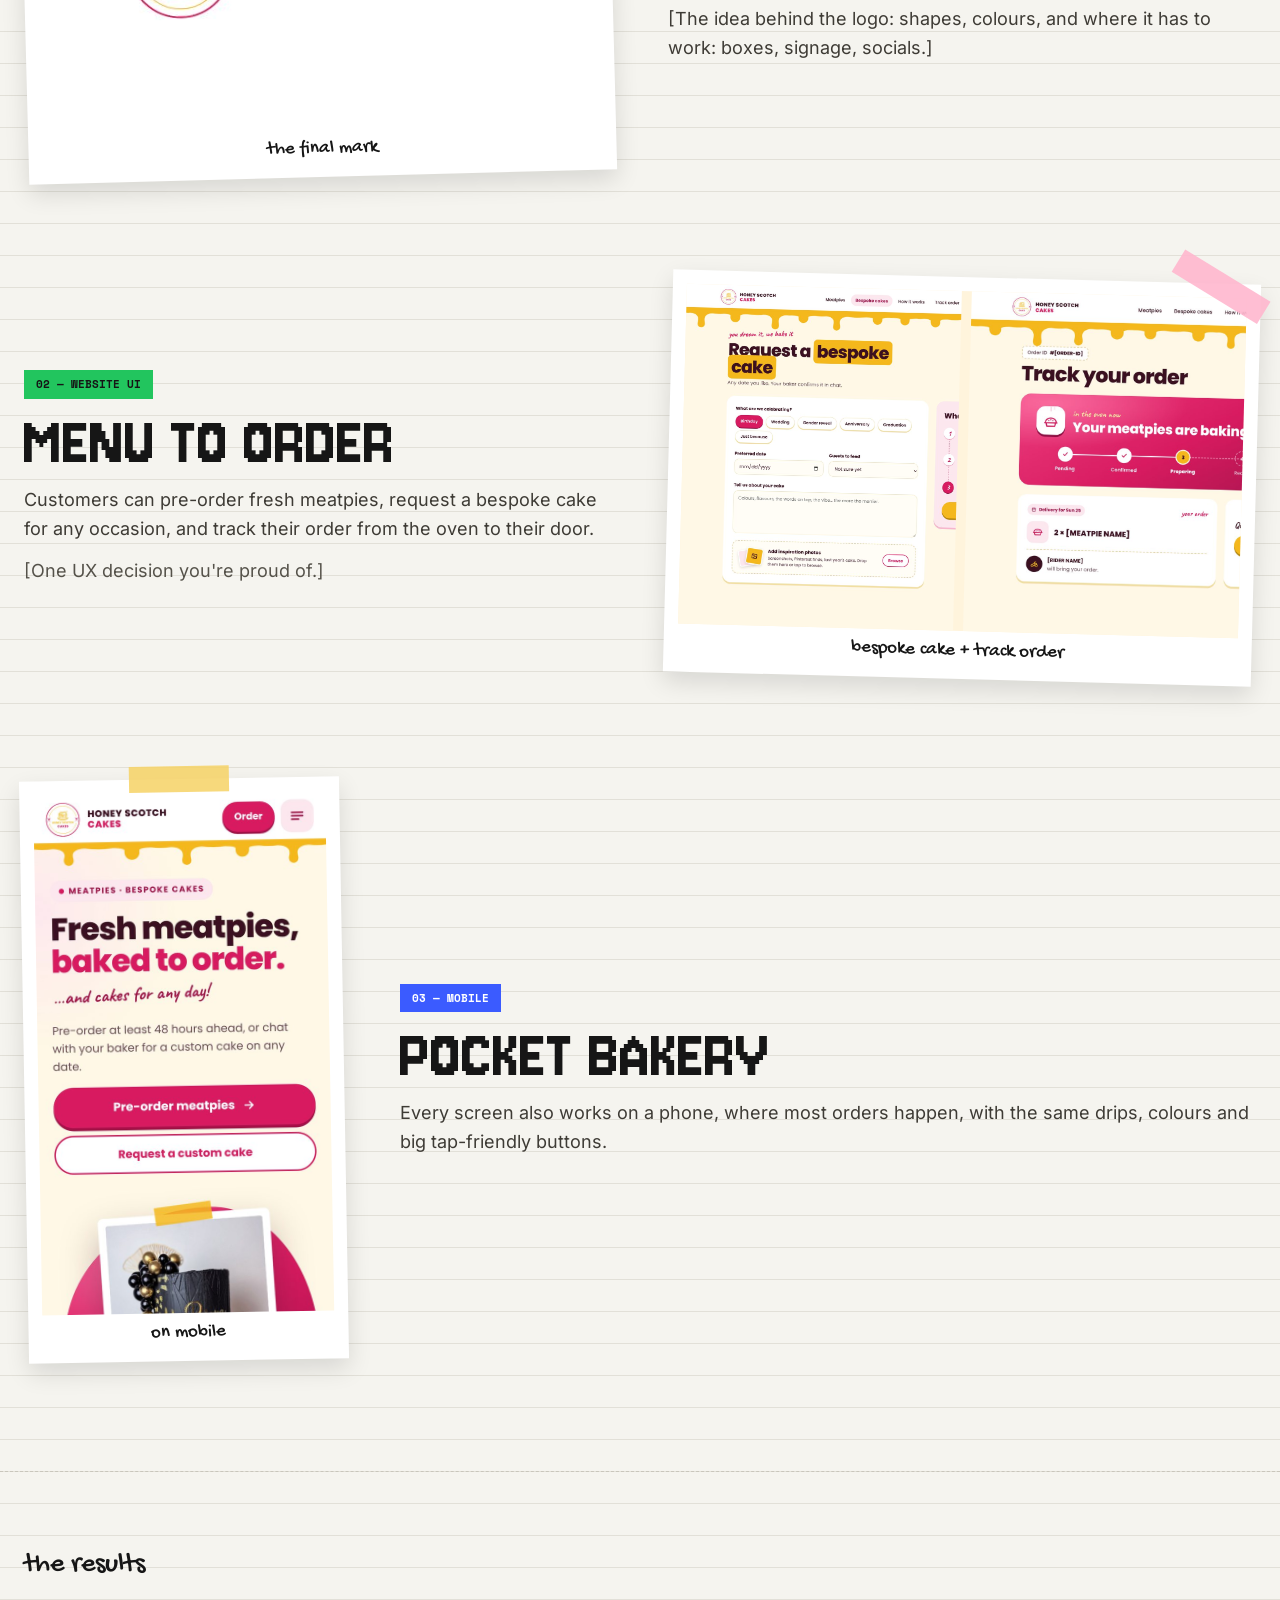
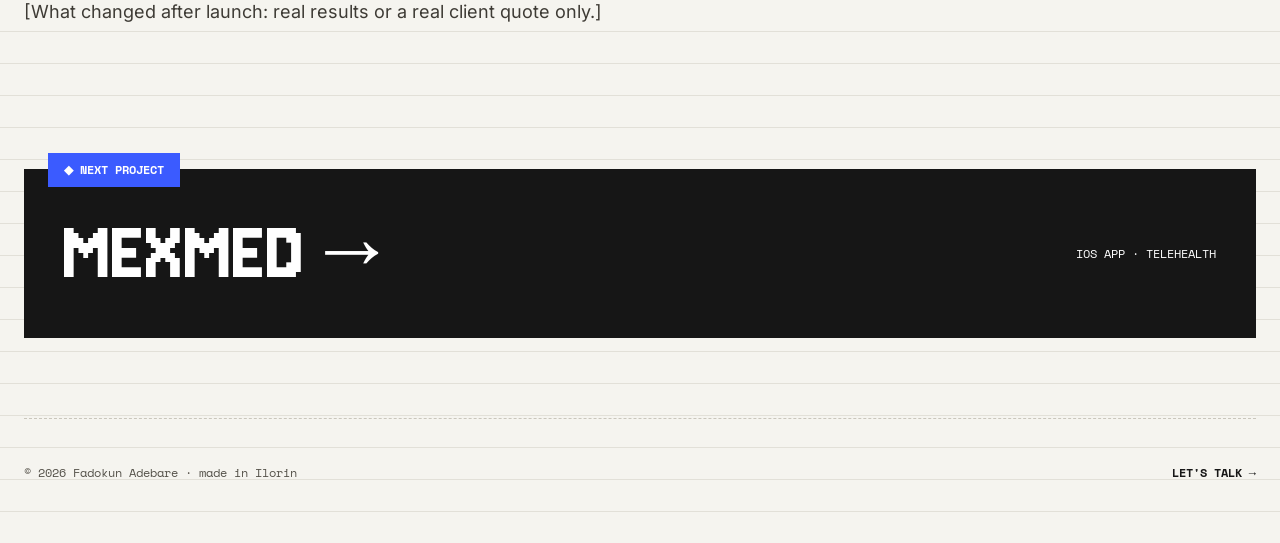
<file: honey-scotch.html>
<!doctype html>
<html lang="en">
<head>
  <meta charset="utf-8">
  <meta name="viewport" content="width=device-width, initial-scale=1">
  <title>Honey Scotch Cakes — case study · Fadokun Adebare</title>
  <meta name="description" content="Logo and ordering website for Honey Scotch Cakes, a cake and meatpie bakery.">
  <meta property="og:title" content="Honey Scotch Cakes — case study · Fadokun Adebare">
  <meta property="og:description" content="Logo and ordering website for Honey Scotch Cakes, a cake and meatpie bakery.">
  <meta name="theme-color" content="#F5F4EF">
  <link rel="icon" href="data:image/svg+xml,%3Csvg xmlns='http://www.w3.org/2000/svg' viewBox='0 0 32 32'%3E%3Ccircle cx='16' cy='16' r='14' fill='%23FF4F8B' stroke='%23161616' stroke-width='2'/%3E%3C/svg%3E">
  <link rel="stylesheet" href="css/style.css">
</head>
<body>
  <a class="skip" href="#main">Skip to content</a>
  <header class="site-header">
    <nav class="nav" aria-label="Main">
      <div class="nav-left">
        <a href="index.html" class="logo-dot" aria-label="Fadokun Adebare — home"></a>
        <a href="index.html" class="nav-name">Fadokun A.</a>
        <ul class="nav-links">
        <li><a href="index.html">★ Home</a></li>
        <li><a href="about.html">About</a></li>
        <li><a href="work.html" aria-current="page">Work</a></li>
        <li><a href="apparel.html">Apparel</a></li>
        <li><a href="playground.html">Playground</a></li>
        </ul>
      </div>
      <div class="nav-right">
        <a class="dot-link" href="#" aria-label="Instagram" style="background: var(--yellow)"></a>
        <a class="dot-link" href="#" aria-label="Behance" style="background: var(--pink)"></a>
        <a class="dot-link" href="#" aria-label="LinkedIn" style="background: var(--green)"></a>
        <a class="nav-contact" href="contact.html"><svg aria-hidden="true" width="14" height="14" viewBox="0 0 24 24" fill="none" stroke="currentColor" stroke-width="2.4" stroke-linecap="round" stroke-linejoin="round"><rect x="3" y="5" width="18" height="14" rx="1"></rect><path d="M3 7l9 6 9-6"></path></svg> Contact</a>
        <button class="menu-btn" type="button" aria-label="Menu" aria-expanded="false">
          <svg aria-hidden="true" width="18" height="18" viewBox="0 0 24 24" fill="none" stroke="currentColor" stroke-width="2.4" stroke-linecap="round"><path d="M4 8h16M4 16h16"></path></svg>
        </button>
      </div>
    </nav>
  </header>

  <main id="main">
    <section class="wrap section first" style="display: flex; flex-wrap: wrap; gap: 40px; justify-content: space-between; align-items: flex-end; padding-bottom: 48px">
      <div class="stack" style="flex: 1 1 560px; gap: 14px">
        <a class="mono" href="work.html" style="font-size: 12px; font-weight: 700; text-transform: uppercase">← All work</a>
        <h1 class="pixel" style="font-size: clamp(72px, 10vw, 150px)">Honey Scotch</h1>
        <p class="lead" style="margin: 0; max-width: 460px">Making a cake and meatpie bakery look as sweet online as it does at the counter.</p>
        <div style="display: flex; flex-wrap: wrap; gap: 8px">
          <span class="tag" style="background: #E8DFD2">Branding</span>
          <span class="tag" style="background: #E8DFD2">Website</span>
          <span class="tag" style="background: #E8DFD2">Mobile</span>
        </div>
      </div>
      <dl class="info-notes" style="flex: 0 1 440px">
        <div style="background: var(--blue-soft); --r: -2deg"><dt>Role</dt><dd>Logo, web UI</dd></div>
        <div style="background: var(--yellow-soft); --r: 2deg"><dt>Timeline</dt><dd>[x weeks]</dd></div>
        <div style="background: var(--mint); --r: 1deg"><dt>Client</dt><dd>Honey Scotch Cakes</dd></div>
        <div style="background: var(--pink-soft); --r: -1deg"><dt>Tools</dt><dd>[Figma…]</dd></div>
      </dl>
    </section>

    <section class="wrap" style="padding-bottom: 110px">
      <div class="reveal" style="position: relative; background: #fff; padding: 14px; box-shadow: 0 10px 24px rgba(0,0,0,.1)">
        <span class="tape" style="left: -12px; margin-left: 0; top: -10px; background: rgba(246,211,101,.85); transform: rotate(-20deg)"></span>
        <span class="tape" style="left: auto; right: -12px; margin-left: 0; top: -10px; background: rgba(169,196,255,.8); transform: rotate(20deg)"></span>
        <img src="images/hs-home.jpg" alt="Honey Scotch Cakes website homepage: Fresh meatpies, baked to order" style="width: 100%; height: clamp(280px, 45vw, 640px); object-fit: cover; object-position: top">
      </div>
    </section>

    <section class="wrap" style="padding-bottom: 110px; display: flex; flex-wrap: wrap; gap: 40px">
      <p class="hand" style="flex: 1 1 260px; margin: 0; font-size: 28px">the brief</p>
      <div class="stack" style="flex: 999 1 560px; min-width: 0; gap: 16px">
        <p style="margin: 0; font-size: 26px; font-weight: 600; letter-spacing: -0.02em; line-height: 1.35">[What did Honey Scotch need, and what wasn't working before?]</p>
        <p class="lead" style="margin: 0">[Who are their customers? What was the goal: online pre-orders, custom cake requests, looking premium on Instagram?]</p>
      </div>
    </section>

    <section class="wrap stack" style="padding-bottom: 110px; gap: 100px">
      <div class="split reveal">
        <figure class="polaroid" style="--r: -1.5deg; padding-bottom: 48px">
          <span class="tape" style="background: rgba(159,227,193,.9)"></span>
          <div style="height: 340px; background: #fff; display: flex; align-items: center; justify-content: center; padding: 24px">
            <img src="images/hs-logo.jpg" alt="Honey Scotch Cakes logo with wordmark" style="width: 420px">
          </div>
          <figcaption><span class="hand" style="font-size: 19px">the final mark</span></figcaption>
        </figure>
        <div class="stack" style="gap: 14px">
          <span class="step-label" style="background: var(--yellow)">01 — Logo</span>
          <h2 class="pixel" style="font-size: 72px">A sweet mark</h2>
          <p class="lead" style="margin: 0">[The idea behind the logo: shapes, colours, and where it has to work: boxes, signage, socials.]</p>
        </div>
      </div>

      <div class="split rev reveal">
        <div class="stack" style="gap: 14px">
          <span class="step-label" style="background: var(--green)">02 — Website UI</span>
          <h2 class="pixel" style="font-size: 72px">Menu to order</h2>
          <p class="lead" style="margin: 0">Customers can pre-order fresh meatpies, request a bespoke cake for any occasion, and track their order from the oven to their door.</p>
          <p class="lead muted" style="margin: 0">[One UX decision you're proud of.]</p>
        </div>
        <figure class="polaroid" style="--r: 1.5deg; padding-bottom: 48px">
          <span class="tape" style="left: auto; right: -10px; margin-left: 0; top: -10px; background: rgba(255,183,207,.9); transform: rotate(30deg)"></span>
          <div style="height: 340px; display: flex; gap: 10px; background: #FFF4DC">
            <img src="images/hs-bespoke.jpg" alt="Honey Scotch request a bespoke cake page" style="flex: 1 1 50%; min-width: 0; object-fit: cover; object-position: left top">
            <img src="images/hs-track.jpg" alt="Honey Scotch track your order page" style="flex: 1 1 50%; min-width: 0; object-fit: cover; object-position: left top">
          </div>
          <figcaption><span class="hand" style="font-size: 19px">bespoke cake + track order</span></figcaption>
        </figure>
      </div>

      <div class="split reveal">
        <figure class="polaroid" style="--r: -1deg; padding-bottom: 48px; flex: 0 1 320px">
          <span class="tape" style="background: rgba(246,211,101,.85)"></span>
          <img src="images/hs-mobile.jpg" alt="Honey Scotch mobile homepage" style="width: 100%; height: 520px; object-fit: cover; object-position: top">
          <figcaption><span class="hand" style="font-size: 19px">on mobile</span></figcaption>
        </figure>
        <div class="stack" style="gap: 14px">
          <span class="step-label" style="background: var(--blue); color: #fff">03 — Mobile</span>
          <h2 class="pixel" style="font-size: 72px">Pocket bakery</h2>
          <p class="lead" style="margin: 0">Every screen also works on a phone, where most orders happen, with the same drips, colours and big tap-friendly buttons.</p>
        </div>
      </div>
    </section>

    <section class="wrap section" style="padding-top: 72px">
      <p class="hand" style="margin: 0 0 12px; font-size: 28px">the results</p>
      <p class="lead" style="margin: 0 0 32px; max-width: 720px">[What changed after launch: real results or a real client quote only.]</p>
    </section>

    <section class="wrap" style="padding-bottom: 80px">
      <a class="band" href="mexmed.html">
        <span class="tag" style="position: absolute; left: 24px; top: -16px; background: var(--blue); color: #fff; padding: 8px 16px">◆ Next project</span>
        <span class="pixel" style="font-size: clamp(56px, 7vw, 110px)">MEXMED →</span>
        <span class="mono" style="font-size: 12px; text-transform: uppercase">iOS app · Telehealth</span>
      </a>
    </section>

  </main>

  <footer class="wrap">
    <div class="site-footer">
      <span>© <span data-year>2026</span> Fadokun Adebare · made in Ilorin</span>
      <a href="contact.html">Let's talk →</a>
    </div>
  </footer>
  <script src="js/main.js"></script>
</body>
</html>
</file>
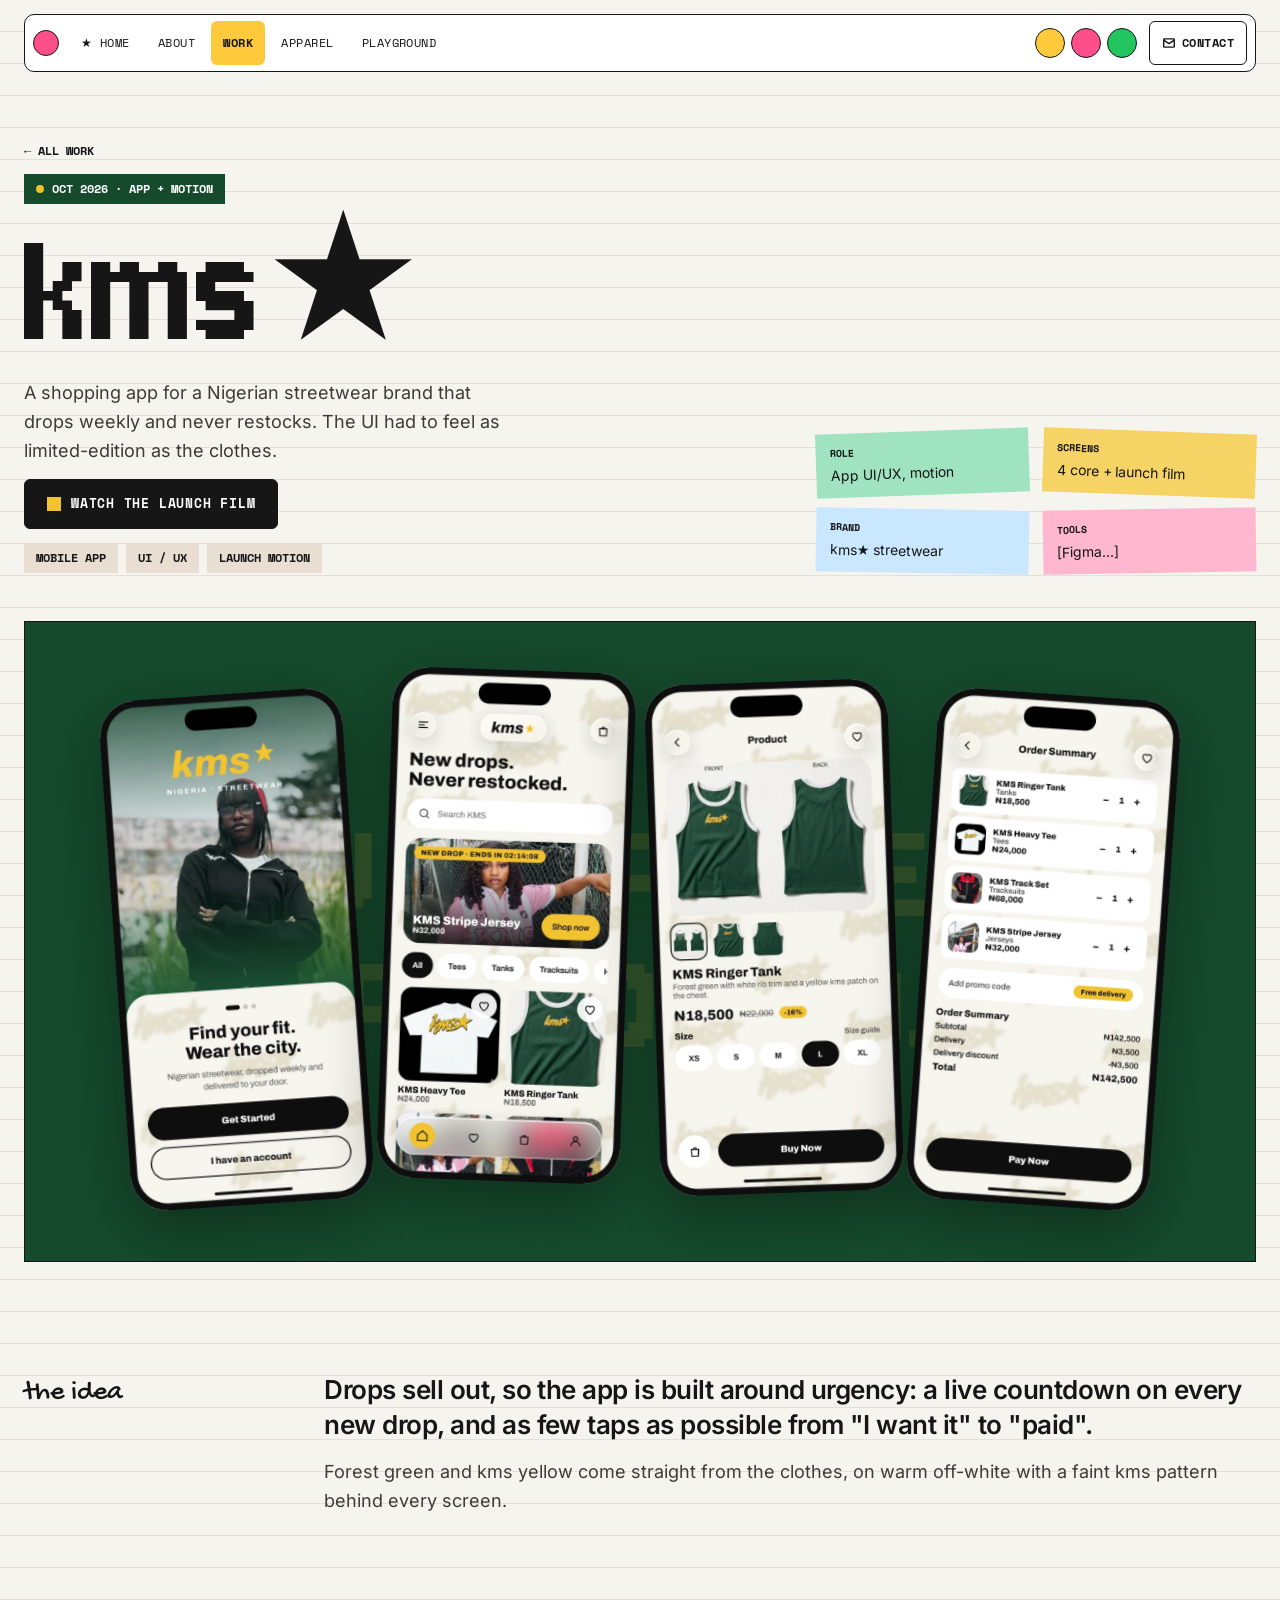
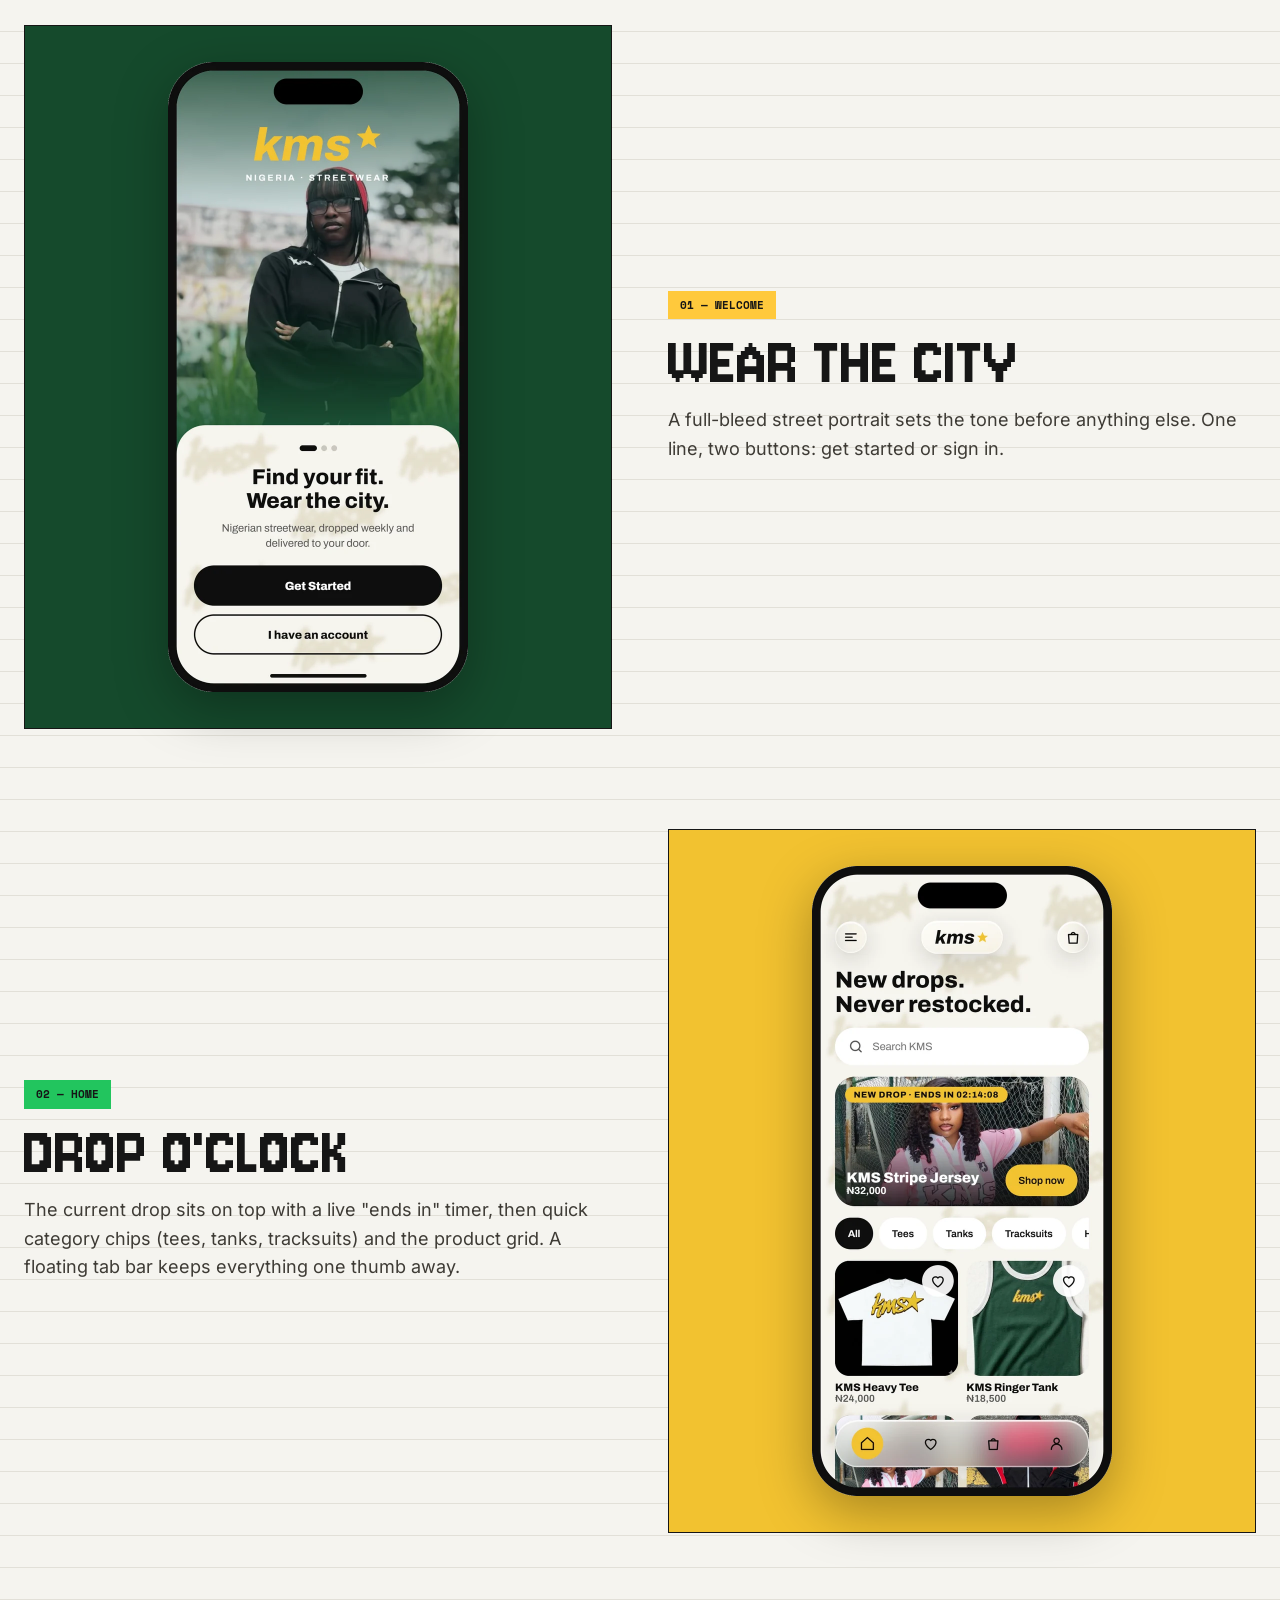
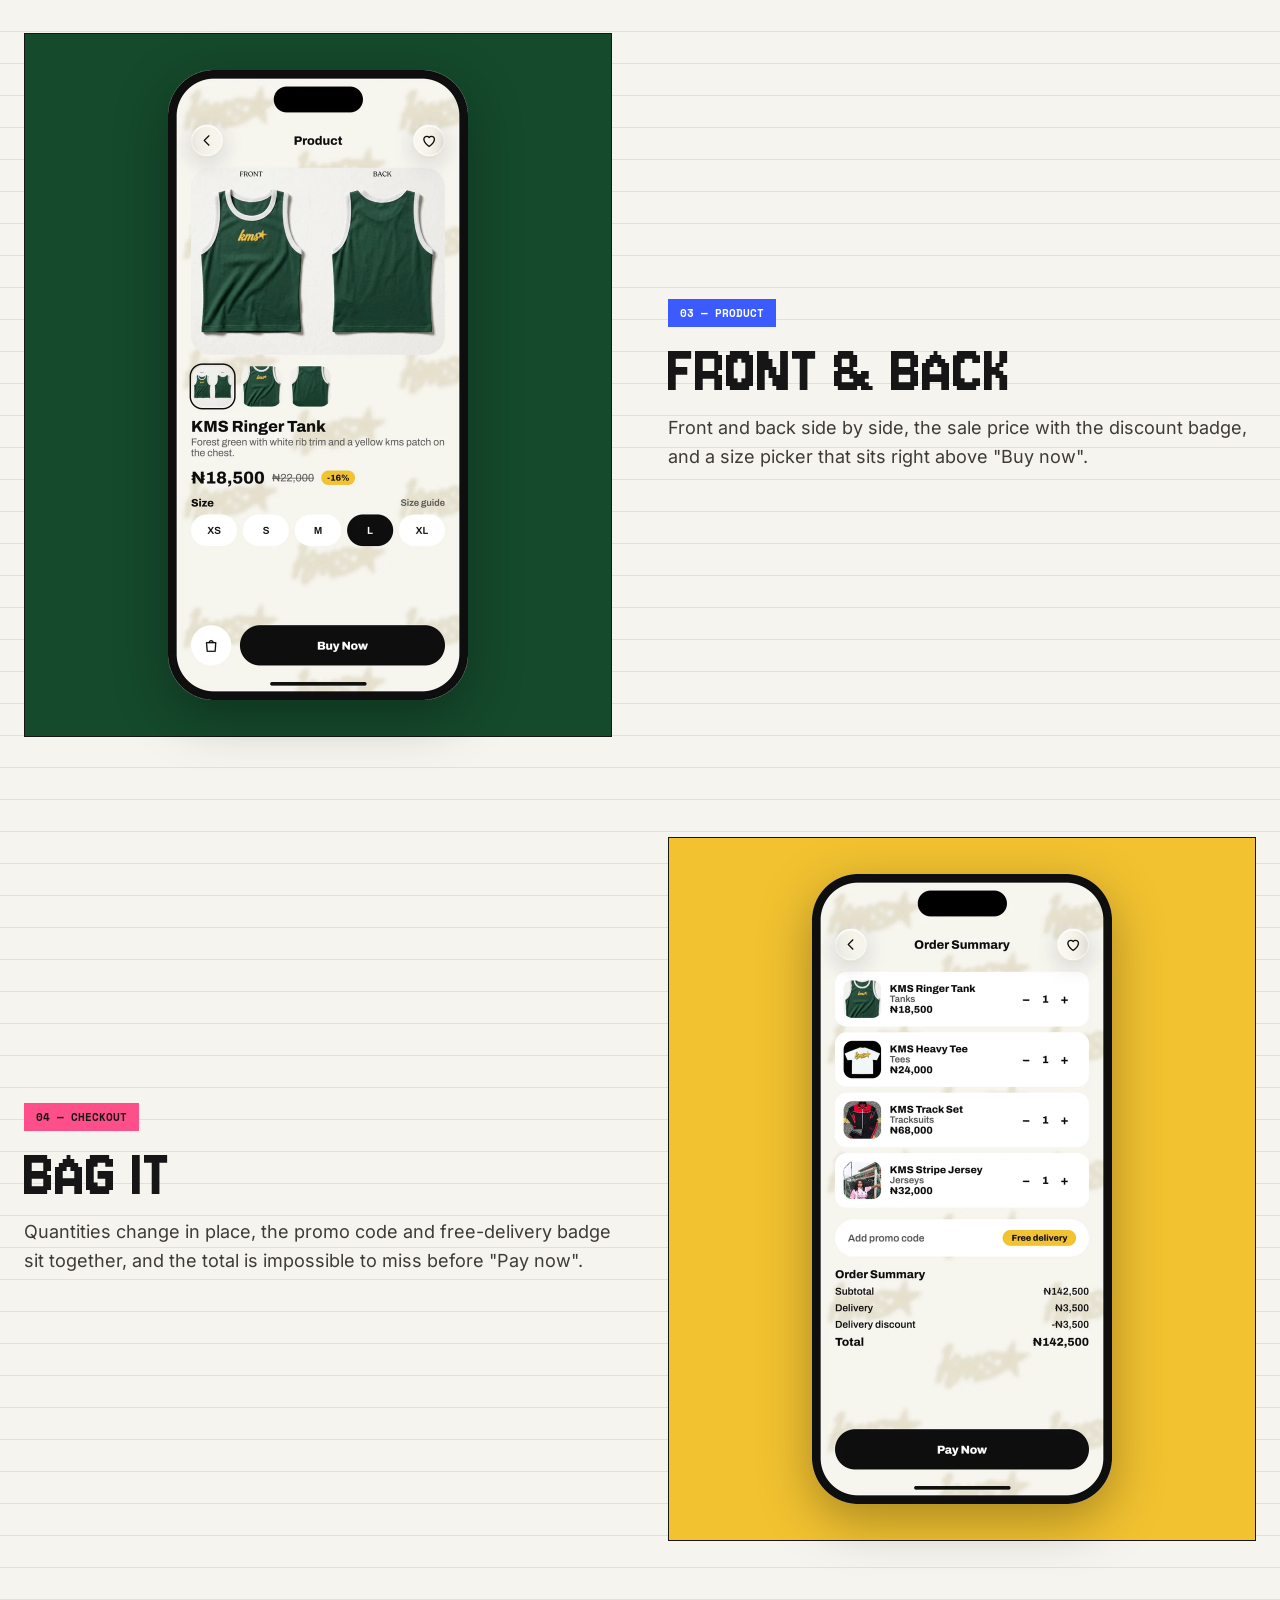
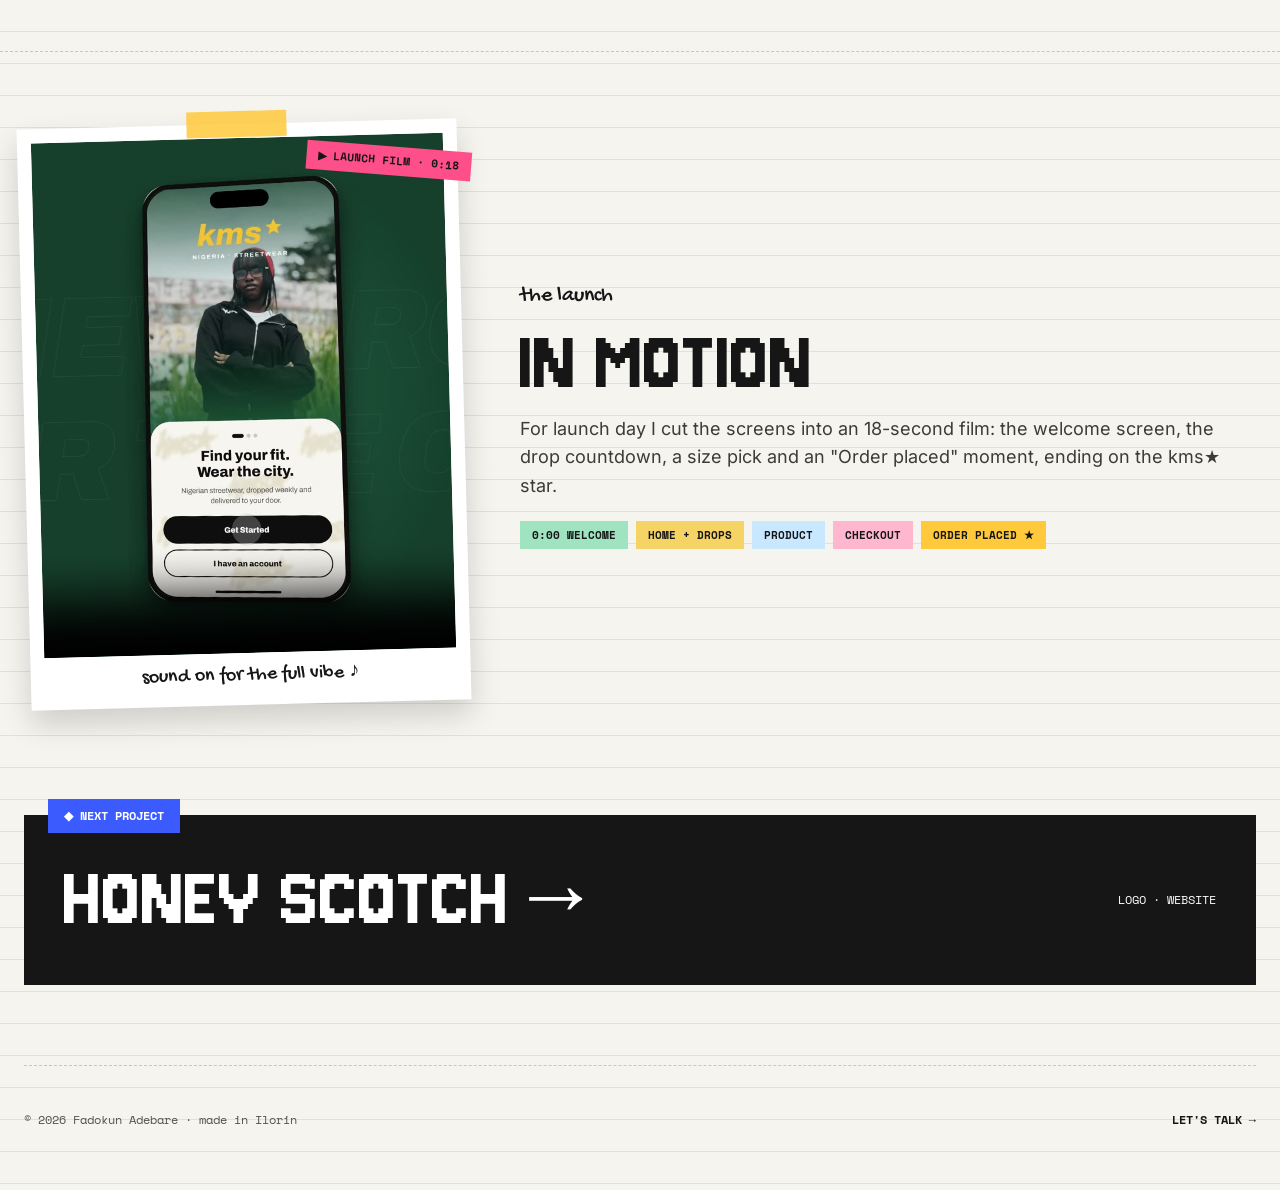
<file: kms.html>
<!doctype html>
<html lang="en">
<head>
  <meta charset="utf-8">
  <meta name="viewport" content="width=device-width, initial-scale=1">
  <title>kms★ — app UI case study · Fadokun Adebare</title>
  <meta name="description" content="Mobile app UI and launch motion for kms★, a Nigerian streetwear brand. New drops. Never restocked.">
  <meta property="og:title" content="kms★ — app UI case study · Fadokun Adebare">
  <meta property="og:description" content="Mobile app UI and launch motion for kms★, a Nigerian streetwear brand. New drops. Never restocked.">
  <meta name="theme-color" content="#F5F4EF">
  <link rel="icon" href="data:image/svg+xml,%3Csvg xmlns='http://www.w3.org/2000/svg' viewBox='0 0 32 32'%3E%3Ccircle cx='16' cy='16' r='14' fill='%23FF4F8B' stroke='%23161616' stroke-width='2'/%3E%3C/svg%3E">
  <link rel="stylesheet" href="css/style.css">
</head>
<body>
  <a class="skip" href="#main">Skip to content</a>
  <header class="site-header">
    <nav class="nav" aria-label="Main">
      <div class="nav-left">
        <a href="index.html" class="logo-dot" aria-label="Fadokun Adebare — home"></a>
        <a href="index.html" class="nav-name">Fadokun A.</a>
        <ul class="nav-links">
        <li><a href="index.html">★ Home</a></li>
        <li><a href="about.html">About</a></li>
        <li><a href="work.html" aria-current="page">Work</a></li>
        <li><a href="apparel.html">Apparel</a></li>
        <li><a href="playground.html">Playground</a></li>
        </ul>
      </div>
      <div class="nav-right">
        <a class="dot-link" href="#" aria-label="Instagram" style="background: var(--yellow)"></a>
        <a class="dot-link" href="#" aria-label="Behance" style="background: var(--pink)"></a>
        <a class="dot-link" href="#" aria-label="LinkedIn" style="background: var(--green)"></a>
        <a class="nav-contact" href="contact.html"><svg aria-hidden="true" width="14" height="14" viewBox="0 0 24 24" fill="none" stroke="currentColor" stroke-width="2.4" stroke-linecap="round" stroke-linejoin="round"><rect x="3" y="5" width="18" height="14" rx="1"></rect><path d="M3 7l9 6 9-6"></path></svg> Contact</a>
        <button class="menu-btn" type="button" aria-label="Menu" aria-expanded="false">
          <svg aria-hidden="true" width="18" height="18" viewBox="0 0 24 24" fill="none" stroke="currentColor" stroke-width="2.4" stroke-linecap="round"><path d="M4 8h16M4 16h16"></path></svg>
        </button>
      </div>
    </nav>
  </header>

  <main id="main">
    <section class="wrap section first" style="display: flex; flex-wrap: wrap; gap: 40px; justify-content: space-between; align-items: flex-end; padding-bottom: 48px">
      <div class="stack" style="flex: 1 1 560px; gap: 14px">
        <a class="mono" href="work.html" style="font-size: 12px; font-weight: 700; text-transform: uppercase">← All work</a>
        <span class="tag" style="align-self: flex-start; background: #154A2C; color: #fff"><span class="dot" style="color: #F2C230"></span>Oct 2026 · App + Motion</span>
        <h1 class="pixel" style="font-size: clamp(96px, 14vw, 200px); text-transform: none">kms★</h1>
        <p class="lead" style="margin: 0; max-width: 480px">A shopping app for a Nigerian streetwear brand that drops weekly and never restocks. The UI had to feel as limited-edition as the clothes.</p>
        <a class="btn btn-dark" href="#film" style="align-self: flex-start"><span class="sq" aria-hidden="true" style="background: #F2C230"></span>Watch the launch film</a>
        <div style="display: flex; flex-wrap: wrap; gap: 8px">
          <span class="tag" style="background: #E8DFD2">Mobile app</span>
          <span class="tag" style="background: #E8DFD2">UI / UX</span>
          <span class="tag" style="background: #E8DFD2">Launch motion</span>
        </div>
      </div>
      <dl class="info-notes" style="flex: 0 1 440px">
        <div style="background: var(--mint); --r: -2deg"><dt>Role</dt><dd>App UI/UX, motion</dd></div>
        <div style="background: var(--yellow-soft); --r: 2deg"><dt>Screens</dt><dd>4 core + launch film</dd></div>
        <div style="background: var(--sky); --r: 1deg"><dt>Brand</dt><dd>kms★ streetwear</dd></div>
        <div style="background: var(--pink-soft); --r: -1deg"><dt>Tools</dt><dd>[Figma…]</dd></div>
      </dl>
    </section>

    <!-- phone lineup -->
    <section class="wrap" style="padding-bottom: 110px">
      <div class="phone-band reveal">
        <span class="band-word" aria-hidden="true">New drops. Never restocked.</span>
        <div class="phones">
          <img src="images/kms-ui-welcome.webp" alt="kms★ welcome screen: Find your fit. Wear the city." style="--r: -4deg">
          <img src="images/kms-ui-home.webp" alt="kms★ home screen with a new-drop countdown, categories and products" style="--r: 2deg; --y: -24px">
          <img src="images/kms-ui-product.webp" alt="kms★ product screen for the KMS Ringer Tank with front and back views and size picker" style="--r: -2deg; --y: -12px">
          <img src="images/kms-ui-order-summary.webp" alt="kms★ order summary with four items and a total of ₦142,500" style="--r: 4deg">
        </div>
      </div>
    </section>

    <section class="wrap" style="padding-bottom: 110px; display: flex; flex-wrap: wrap; gap: 40px">
      <p class="hand" style="flex: 1 1 260px; margin: 0; font-size: 28px">the idea</p>
      <div class="stack" style="flex: 999 1 560px; min-width: 0; gap: 16px">
        <p style="margin: 0; font-size: 26px; font-weight: 600; letter-spacing: -0.02em; line-height: 1.35">Drops sell out, so the app is built around urgency: a live countdown on every new drop, and as few taps as possible from "I want it" to "paid".</p>
        <p class="lead" style="margin: 0">Forest green and kms yellow come straight from the clothes, on warm off-white with a faint kms pattern behind every screen.</p>
      </div>
    </section>

    <section class="wrap stack" style="padding-bottom: 110px; gap: 100px">
      <div class="split reveal">
        <div class="phone-solo" style="background: #154A2C"><img src="images/kms-ui-welcome.webp" alt="kms★ welcome screen" loading="lazy"></div>
        <div class="stack" style="gap: 14px">
          <span class="step-label" style="background: var(--yellow)">01 — Welcome</span>
          <h2 class="pixel" style="font-size: 72px">Wear the city</h2>
          <p class="lead" style="margin: 0">A full-bleed street portrait sets the tone before anything else. One line, two buttons: get started or sign in.</p>
        </div>
      </div>

      <div class="split rev reveal">
        <div class="stack" style="gap: 14px">
          <span class="step-label" style="background: var(--green)">02 — Home</span>
          <h2 class="pixel" style="font-size: 72px">Drop o'clock</h2>
          <p class="lead" style="margin: 0">The current drop sits on top with a live "ends in" timer, then quick category chips (tees, tanks, tracksuits) and the product grid. A floating tab bar keeps everything one thumb away.</p>
        </div>
        <div class="phone-solo" style="background: #F2C230"><img src="images/kms-ui-home.webp" alt="kms★ home screen" loading="lazy"></div>
      </div>

      <div class="split reveal">
        <div class="phone-solo" style="background: #154A2C"><img src="images/kms-ui-product.webp" alt="kms★ product screen" loading="lazy"></div>
        <div class="stack" style="gap: 14px">
          <span class="step-label" style="background: var(--blue); color: #fff">03 — Product</span>
          <h2 class="pixel" style="font-size: 72px">Front &amp; back</h2>
          <p class="lead" style="margin: 0">Front and back side by side, the sale price with the discount badge, and a size picker that sits right above "Buy now".</p>
        </div>
      </div>

      <div class="split rev reveal">
        <div class="stack" style="gap: 14px">
          <span class="step-label" style="background: var(--pink)">04 — Checkout</span>
          <h2 class="pixel" style="font-size: 72px">Bag it</h2>
          <p class="lead" style="margin: 0">Quantities change in place, the promo code and free-delivery badge sit together, and the total is impossible to miss before "Pay now".</p>
        </div>
        <div class="phone-solo" style="background: #F2C230"><img src="images/kms-ui-order-summary.webp" alt="kms★ order summary screen" loading="lazy"></div>
      </div>
    </section>

    <section id="film" class="wrap section" style="padding-top: 72px; display: flex; flex-wrap: wrap; gap: 56px; align-items: center">
      <figure class="film-frame reveal">
        <span class="tape" style="background: rgba(255,201,60,.85)"></span>
        <span class="film-sticker">▶ launch film · 0:18</span>
        <video data-autoplay src="video/kms-launch-film.mp4" poster="images/kms-film-poster.jpg" controls muted loop playsinline preload="metadata" aria-label="kms★ app launch film"></video>
        <figcaption class="hand">sound on for the full vibe ♪</figcaption>
      </figure>
      <div class="stack" style="flex: 1 1 380px; gap: 14px">
        <p class="eyebrow">the launch</p>
        <h2 class="pixel h-md">In motion</h2>
        <p class="lead" style="margin: 0">For launch day I cut the screens into an 18-second film: the welcome screen, the drop countdown, a size pick and an "Order placed" moment, ending on the kms★ star.</p>
        <div class="film-beats">
          <span style="background: var(--mint)">0:00 welcome</span>
          <span style="background: var(--yellow-soft)">home + drops</span>
          <span style="background: var(--sky)">product</span>
          <span style="background: var(--pink-soft)">checkout</span>
          <span style="background: var(--yellow)">order placed ★</span>
        </div>
      </div>
    </section>

    <section class="wrap" style="padding-bottom: 80px">
      <a class="band" href="honey-scotch.html">
        <span class="tag" style="position: absolute; left: 24px; top: -16px; background: var(--blue); color: #fff; padding: 8px 16px">◆ Next project</span>
        <span class="pixel" style="font-size: clamp(56px, 7vw, 110px)">Honey Scotch →</span>
        <span class="mono" style="font-size: 12px; text-transform: uppercase">Logo · Website</span>
      </a>
    </section>

  </main>

  <footer class="wrap">
    <div class="site-footer">
      <span>© <span data-year>2026</span> Fadokun Adebare · made in Ilorin</span>
      <a href="contact.html">Let's talk →</a>
    </div>
  </footer>
  <script src="js/main.js"></script>
</body>
</html>
</file>
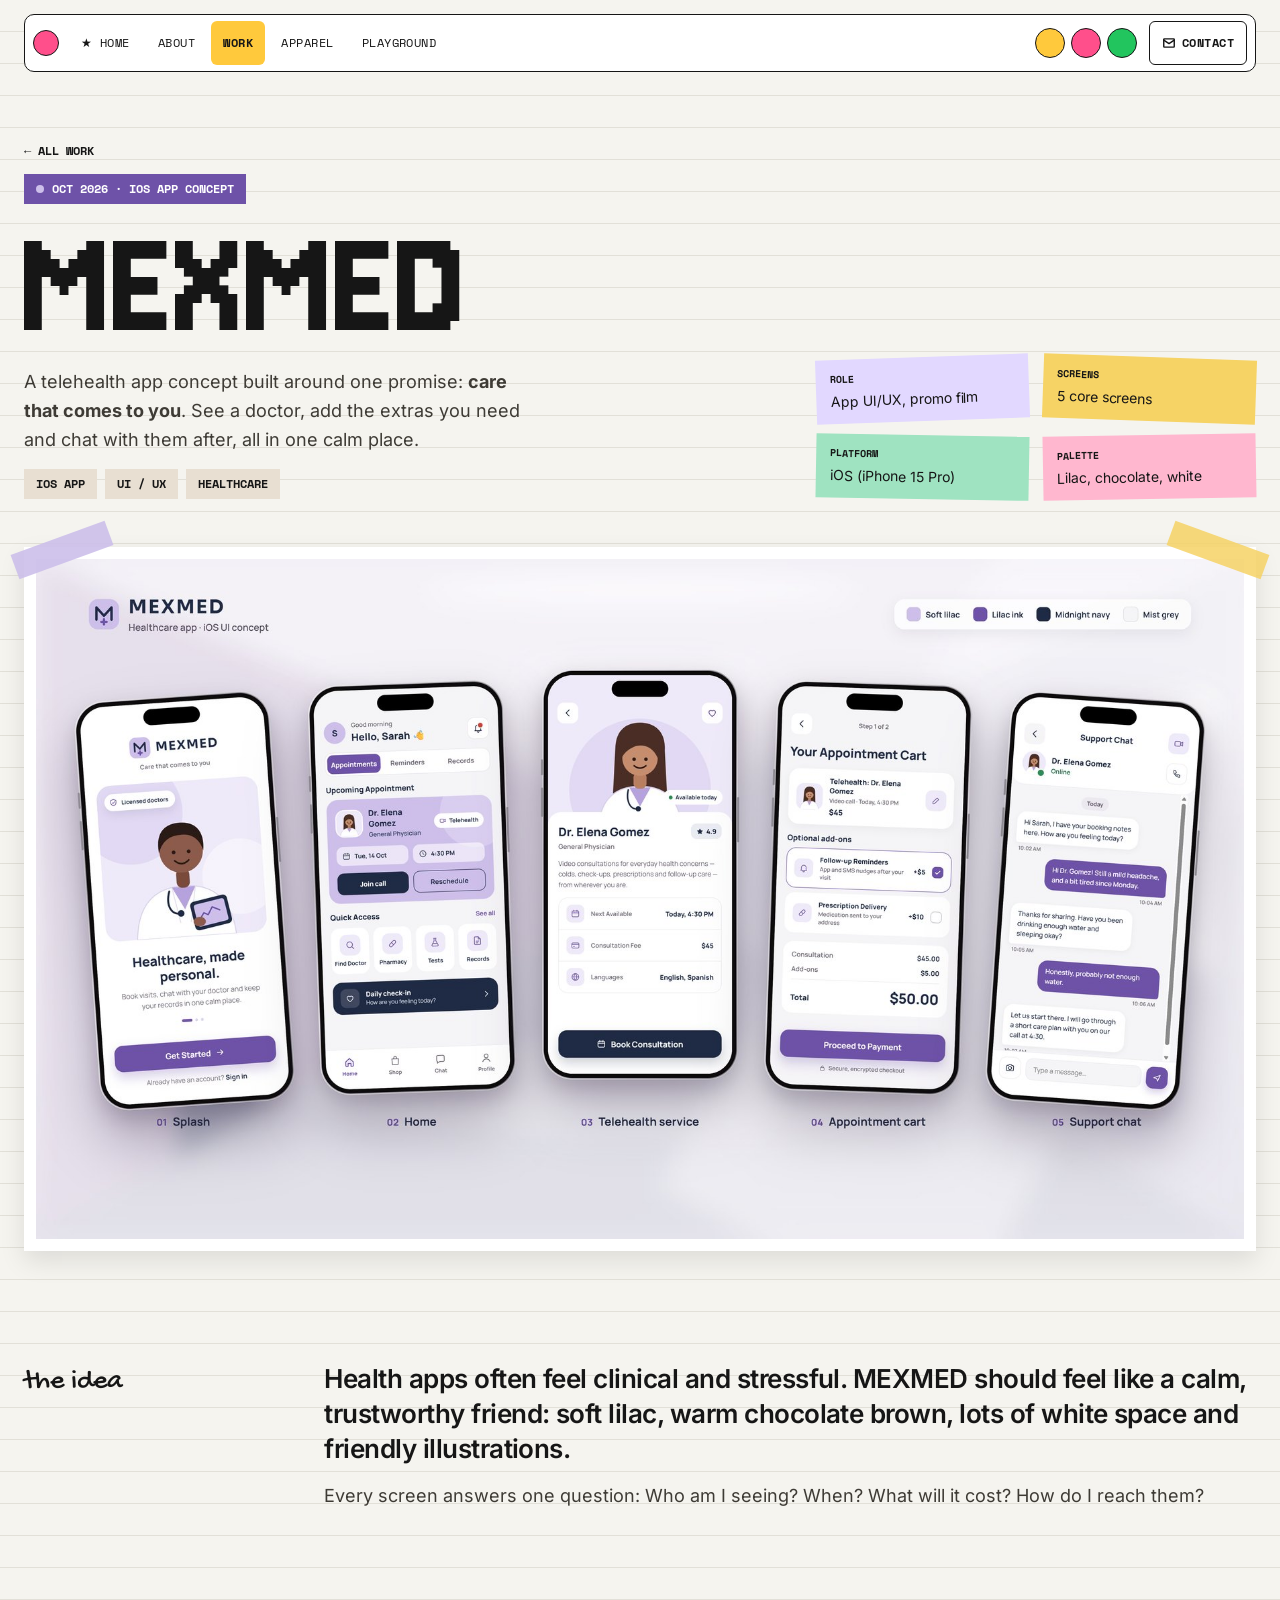
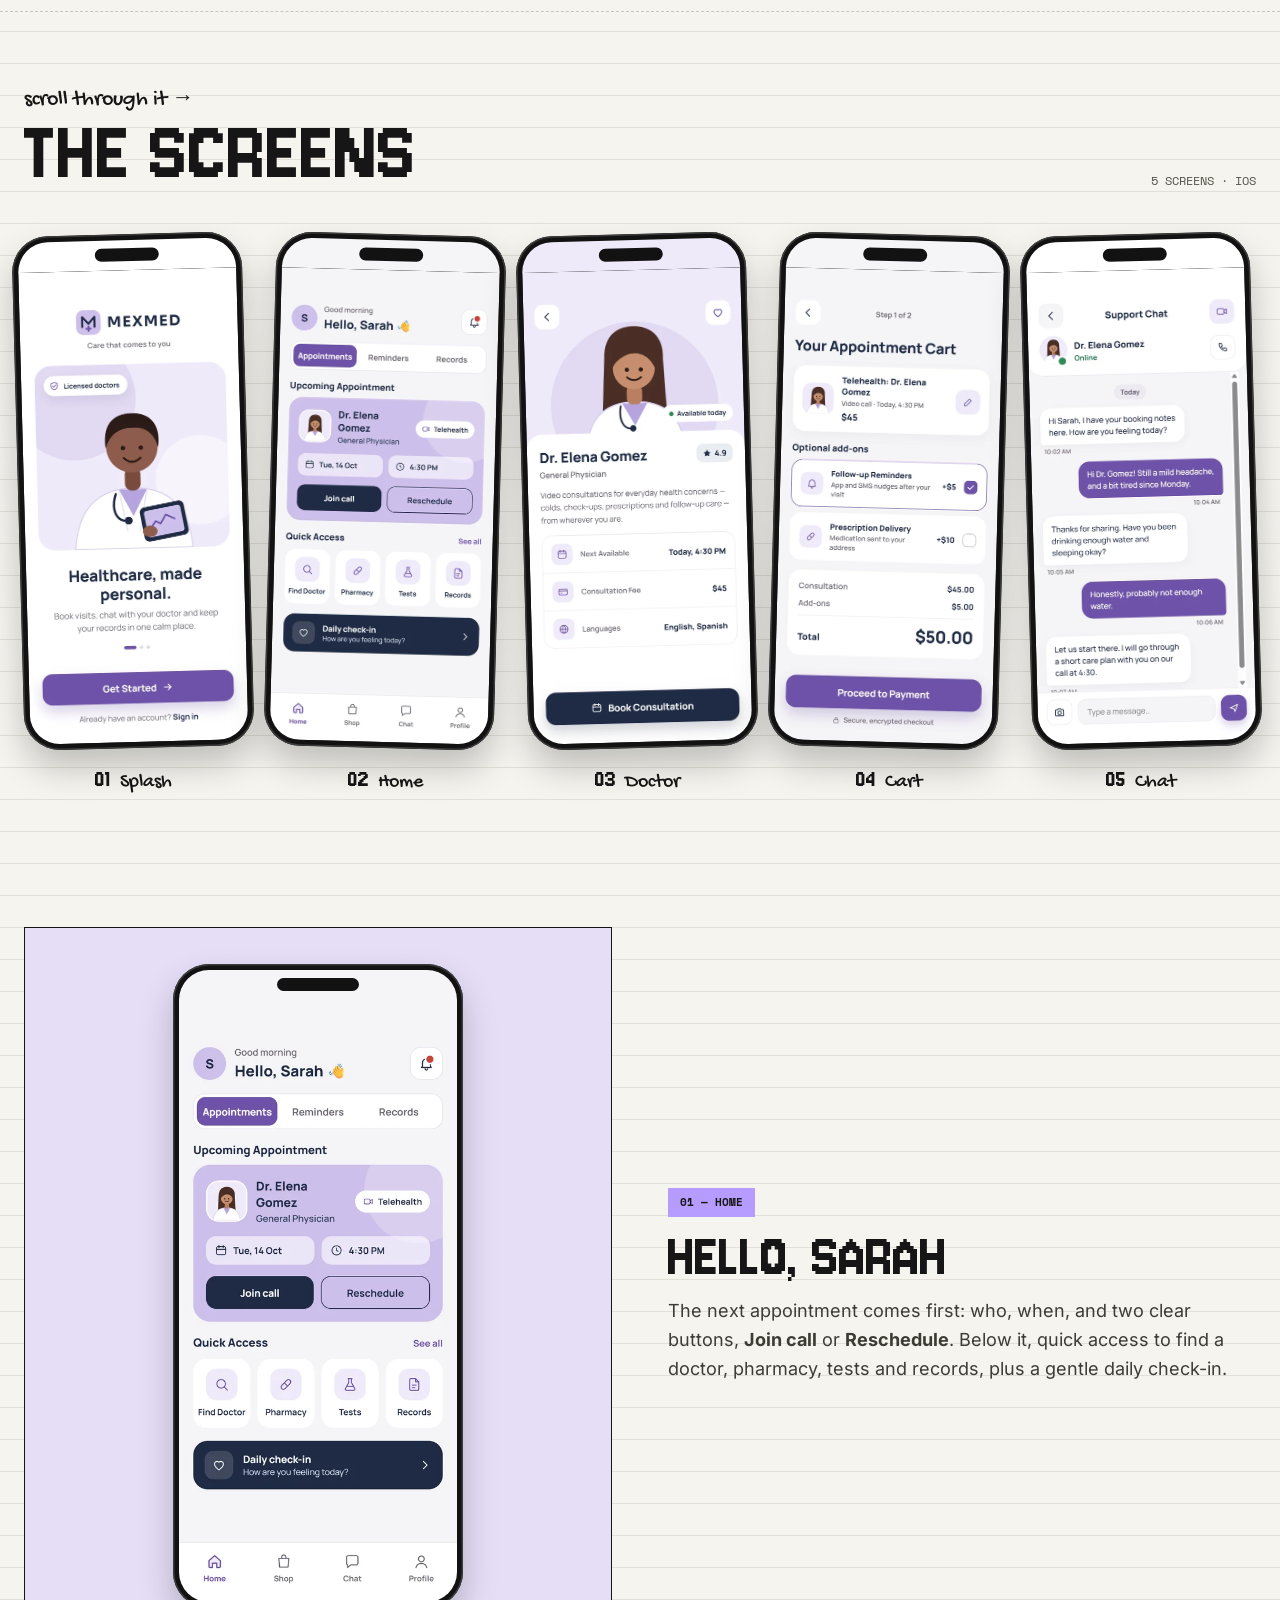
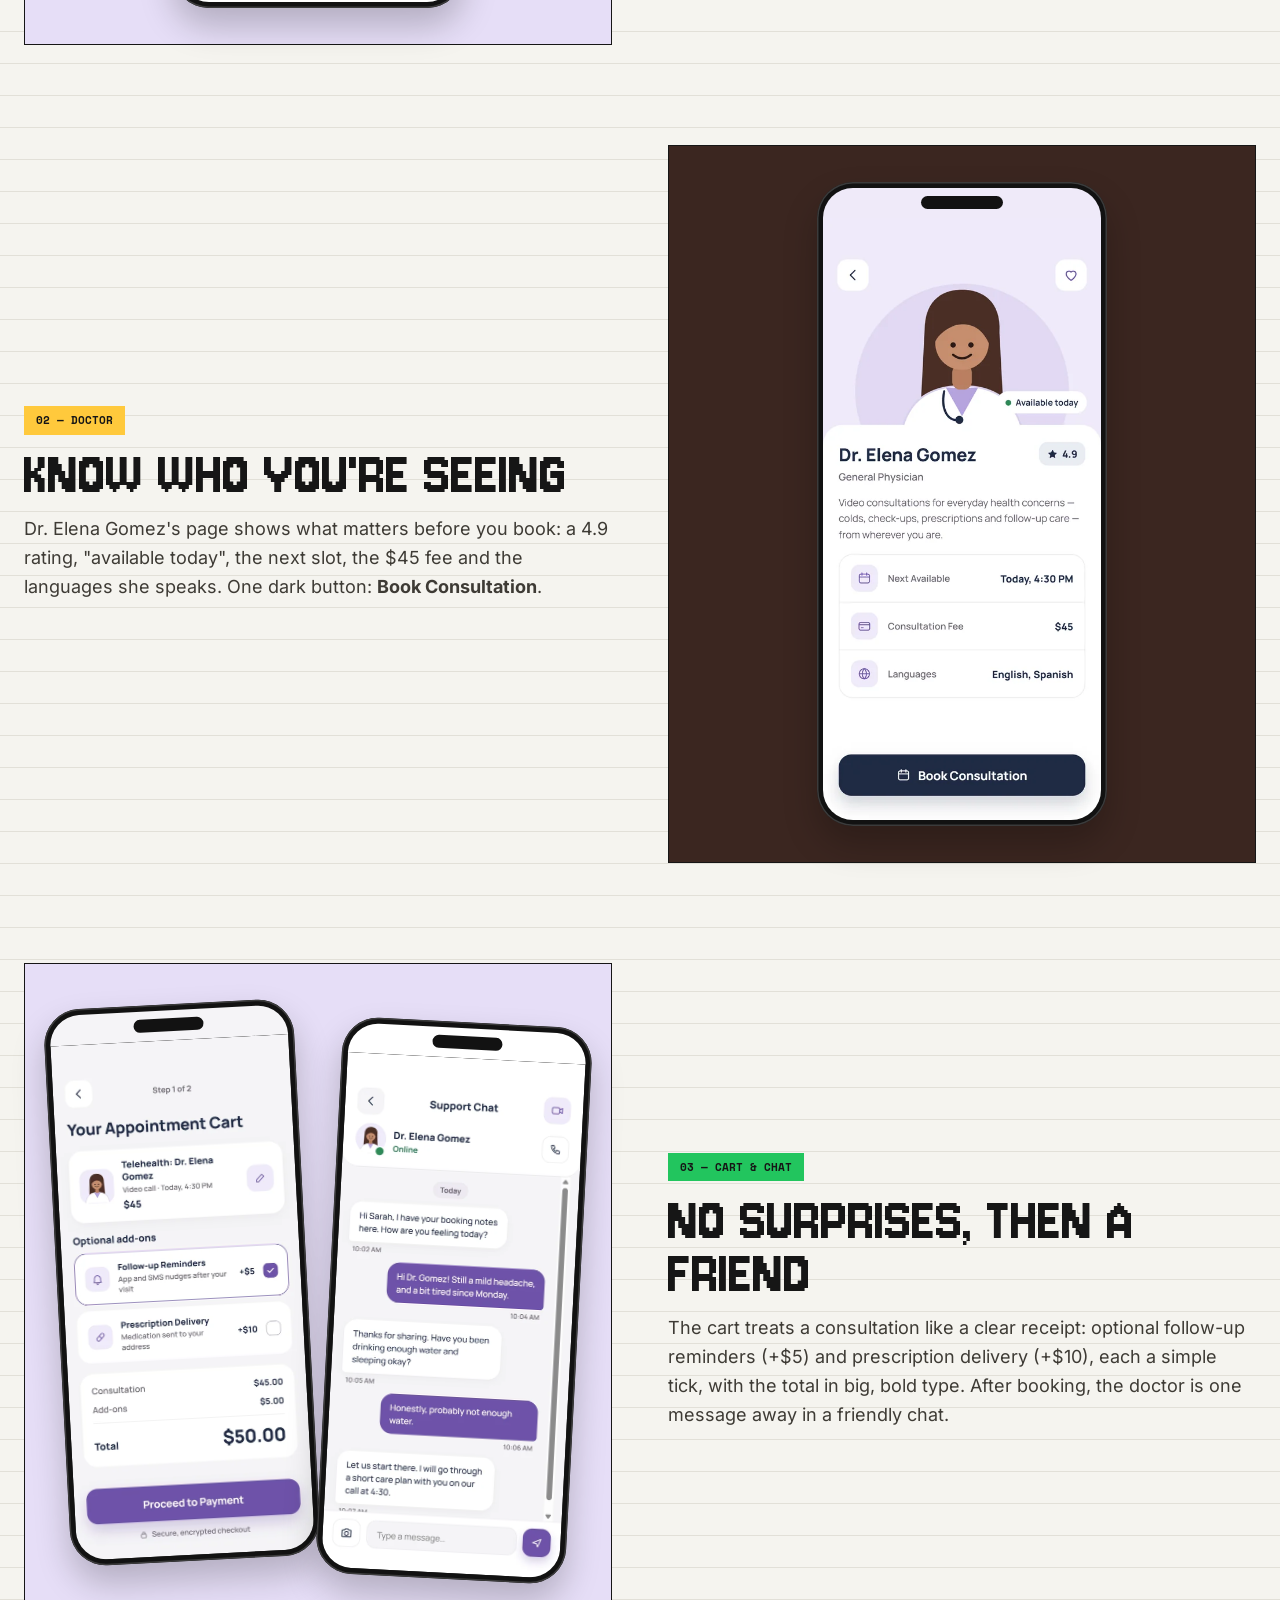
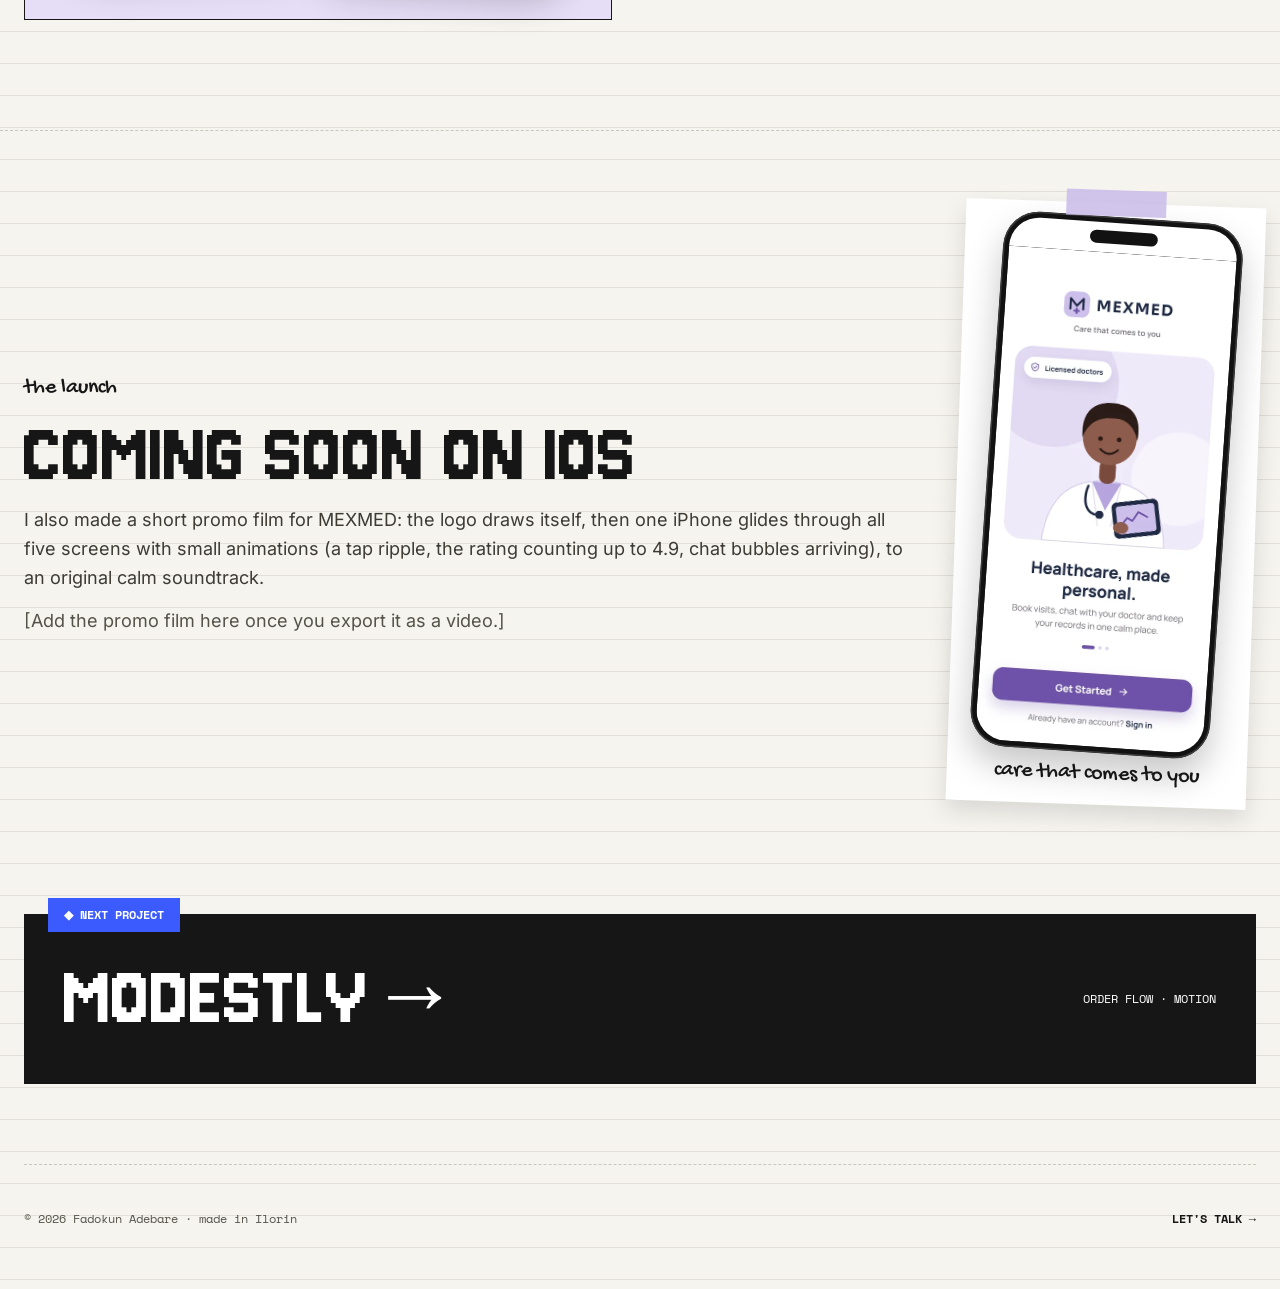
<file: mexmed.html>
<!doctype html>
<html lang="en">
<head>
  <meta charset="utf-8">
  <meta name="viewport" content="width=device-width, initial-scale=1">
  <title>MEXMED — telehealth app case study · Fadokun Adebare</title>
  <meta name="description" content="MEXMED, a calm telehealth app concept: book a doctor, add care extras and chat, designed for iOS. Care that comes to you.">
  <meta property="og:title" content="MEXMED — telehealth app case study · Fadokun Adebare">
  <meta property="og:description" content="MEXMED, a calm telehealth app concept: book a doctor, add care extras and chat, designed for iOS. Care that comes to you.">
  <meta name="theme-color" content="#F5F4EF">
  <link rel="icon" href="data:image/svg+xml,%3Csvg xmlns='http://www.w3.org/2000/svg' viewBox='0 0 32 32'%3E%3Ccircle cx='16' cy='16' r='14' fill='%23FF4F8B' stroke='%23161616' stroke-width='2'/%3E%3C/svg%3E">
  <link rel="stylesheet" href="css/style.css">
</head>
<body>
  <a class="skip" href="#main">Skip to content</a>
  <header class="site-header">
    <nav class="nav" aria-label="Main">
      <div class="nav-left">
        <a href="index.html" class="logo-dot" aria-label="Fadokun Adebare — home"></a>
        <a href="index.html" class="nav-name">Fadokun A.</a>
        <ul class="nav-links">
        <li><a href="index.html">★ Home</a></li>
        <li><a href="about.html">About</a></li>
        <li><a href="work.html" aria-current="page">Work</a></li>
        <li><a href="apparel.html">Apparel</a></li>
        <li><a href="playground.html">Playground</a></li>
        </ul>
      </div>
      <div class="nav-right">
        <a class="dot-link" href="#" aria-label="Instagram" style="background: var(--yellow)"></a>
        <a class="dot-link" href="#" aria-label="Behance" style="background: var(--pink)"></a>
        <a class="dot-link" href="#" aria-label="LinkedIn" style="background: var(--green)"></a>
        <a class="nav-contact" href="contact.html"><svg aria-hidden="true" width="14" height="14" viewBox="0 0 24 24" fill="none" stroke="currentColor" stroke-width="2.4" stroke-linecap="round" stroke-linejoin="round"><rect x="3" y="5" width="18" height="14" rx="1"></rect><path d="M3 7l9 6 9-6"></path></svg> Contact</a>
        <button class="menu-btn" type="button" aria-label="Menu" aria-expanded="false">
          <svg aria-hidden="true" width="18" height="18" viewBox="0 0 24 24" fill="none" stroke="currentColor" stroke-width="2.4" stroke-linecap="round"><path d="M4 8h16M4 16h16"></path></svg>
        </button>
      </div>
    </nav>
  </header>

  <main id="main">
    <section class="wrap section first" style="display: flex; flex-wrap: wrap; gap: 40px; justify-content: space-between; align-items: flex-end; padding-bottom: 48px">
      <div class="stack" style="flex: 1 1 560px; gap: 14px">
        <a class="mono" href="work.html" style="font-size: 12px; font-weight: 700; text-transform: uppercase">← All work</a>
        <span class="tag" style="align-self: flex-start; background: #6E52A8; color: #fff"><span class="dot" style="color: #CDBFEA"></span>Oct 2026 · iOS app concept</span>
        <h1 class="pixel" style="font-size: clamp(88px, 13vw, 190px)">MEXMED</h1>
        <p class="lead" style="margin: 0; max-width: 500px">A telehealth app concept built around one promise: <b>care that comes to you</b>. See a doctor, add the extras you need and chat with them after, all in one calm place.</p>
        <div style="display: flex; flex-wrap: wrap; gap: 8px">
          <span class="tag" style="background: #E8DFD2">iOS app</span>
          <span class="tag" style="background: #E8DFD2">UI / UX</span>
          <span class="tag" style="background: #E8DFD2">Healthcare</span>
        </div>
      </div>
      <dl class="info-notes" style="flex: 0 1 440px">
        <div style="background: var(--lilac-soft); --r: -2deg"><dt>Role</dt><dd>App UI/UX, promo film</dd></div>
        <div style="background: var(--yellow-soft); --r: 2deg"><dt>Screens</dt><dd>5 core screens</dd></div>
        <div style="background: var(--mint); --r: 1deg"><dt>Platform</dt><dd>iOS (iPhone 15 Pro)</dd></div>
        <div style="background: var(--pink-soft); --r: -1deg"><dt>Palette</dt><dd>Lilac, chocolate, white</dd></div>
      </dl>
    </section>

    <!-- presentation board -->
    <section class="wrap" style="padding-bottom: 110px">
      <div class="reveal" style="position: relative; background: #fff; padding: 12px; box-shadow: 0 10px 24px rgba(0,0,0,.1)">
        <span class="tape" style="left: -12px; margin-left: 0; top: -10px; background: rgba(205,191,234,.9); transform: rotate(-20deg)"></span>
        <span class="tape" style="left: auto; right: -12px; margin-left: 0; top: -10px; background: rgba(246,211,101,.85); transform: rotate(20deg)"></span>
        <img src="images/mexmed-pres.jpg" alt="MEXMED presentation board: five iPhone screens, from splash to support chat" style="width: 100%; height: auto">
      </div>
    </section>

    <!-- idea -->
    <section class="wrap" style="padding-bottom: 100px; display: flex; flex-wrap: wrap; gap: 40px">
      <p class="hand" style="flex: 1 1 260px; margin: 0; font-size: 28px">the idea</p>
      <div class="stack" style="flex: 999 1 560px; min-width: 0; gap: 16px">
        <p style="margin: 0; font-size: 26px; font-weight: 600; letter-spacing: -0.02em; line-height: 1.35">Health apps often feel clinical and stressful. MEXMED should feel like a calm, trustworthy friend: soft lilac, warm chocolate brown, lots of white space and friendly illustrations.</p>
        <p class="lead" style="margin: 0">Every screen answers one question: Who am I seeing? When? What will it cost? How do I reach them?</p>
      </div>
    </section>

    <!-- the five screens -->
    <section class="section" style="padding-top: 72px; padding-bottom: 100px">
      <div class="wrap row-between" style="margin-bottom: 32px">
        <div>
          <p class="eyebrow">scroll through it →</p>
          <h2 class="pixel h-md">The screens</h2>
        </div>
        <p class="mono muted" style="margin: 0; font-size: 12px; text-transform: uppercase">5 screens · iOS</p>
      </div>
      <ol class="flow-strip mx-strip" aria-label="MEXMED screens">
        <li><div class="iphone" style="--sb: #FFFFFF"><img data-mx="splash" src="[data-uri]" width="480" height="1039" alt="Splash: Healthcare, made personal. Get Started" loading="lazy"></div><span><b>01</b> Splash</span></li>
        <li><div class="iphone" style="--sb: #F5F4F7"><img data-mx="home" src="[data-uri]" width="480" height="1039" alt="Home: Hello, Sarah, upcoming appointment and quick access" loading="lazy"></div><span><b>02</b> Home</span></li>
        <li><div class="iphone" style="--sb: #EFEAF9"><img data-mx="doctor" src="[data-uri]" width="480" height="1039" alt="Doctor: Dr. Elena Gomez, 4.9 rating, Book Consultation" loading="lazy"></div><span><b>03</b> Doctor</span></li>
        <li><div class="iphone" style="--sb: #F5F4F7"><img data-mx="cart" src="[data-uri]" width="480" height="1039" alt="Appointment cart with optional add-ons and $50 total" loading="lazy"></div><span><b>04</b> Cart</span></li>
        <li><div class="iphone" style="--sb: #FFFFFF"><img data-mx="chat" src="[data-uri]" width="480" height="1039" alt="Support chat with Dr. Gomez, online" loading="lazy"></div><span><b>05</b> Chat</span></li>
      </ol>
    </section>

    <!-- highlights -->
    <section class="wrap stack" style="padding-bottom: 110px; gap: 100px">
      <div class="split reveal">
        <div class="phone-solo" style="background: #E6DEF7"><div class="iphone" style="--sb: #F5F4F7"><img data-mx="home" src="[data-uri]" width="480" height="1039" alt="MEXMED home screen" loading="lazy"></div></div>
        <div class="stack" style="gap: 14px">
          <span class="step-label" style="background: var(--lilac)">01 — Home</span>
          <h2 class="pixel" style="font-size: 64px">Hello, Sarah</h2>
          <p class="lead" style="margin: 0">The next appointment comes first: who, when, and two clear buttons, <b>Join call</b> or <b>Reschedule</b>. Below it, quick access to find a doctor, pharmacy, tests and records, plus a gentle daily check-in.</p>
        </div>
      </div>

      <div class="split rev reveal">
        <div class="stack" style="gap: 14px">
          <span class="step-label" style="background: var(--yellow)">02 — Doctor</span>
          <h2 class="pixel" style="font-size: 64px">Know who you're seeing</h2>
          <p class="lead" style="margin: 0">Dr. Elena Gomez's page shows what matters before you book: a 4.9 rating, "available today", the next slot, the $45 fee and the languages she speaks. One dark button: <b>Book Consultation</b>.</p>
        </div>
        <div class="phone-solo" style="background: #3B2620"><div class="iphone" style="--sb: #EFEAF9"><img data-mx="doctor" src="[data-uri]" width="480" height="1039" alt="MEXMED doctor profile screen" loading="lazy"></div></div>
      </div>

      <div class="split reveal">
        <div class="phone-pair" style="background: #E6DEF7">
          <div class="iphone" style="--r: -3deg; --sb: #F5F4F7"><img data-mx="cart" src="[data-uri]" width="480" height="1039" alt="MEXMED appointment cart" loading="lazy"></div>
          <div class="iphone" style="--r: 3deg; --sb: #FFFFFF"><img data-mx="chat" src="[data-uri]" width="480" height="1039" alt="MEXMED support chat" loading="lazy"></div>
        </div>
        <div class="stack" style="gap: 14px">
          <span class="step-label" style="background: var(--green)">03 — Cart &amp; chat</span>
          <h2 class="pixel" style="font-size: 64px">No surprises, then a friend</h2>
          <p class="lead" style="margin: 0">The cart treats a consultation like a clear receipt: optional follow-up reminders (+$5) and prescription delivery (+$10), each a simple tick, with the total in big, bold type. After booking, the doctor is one message away in a friendly chat.</p>
        </div>
      </div>
    </section>

    <section class="wrap section" style="padding-top: 72px; display: flex; flex-wrap: wrap; gap: 40px; align-items: center">
      <div class="stack" style="flex: 1 1 380px; gap: 14px">
        <p class="eyebrow">the launch</p>
        <h2 class="pixel h-md">Coming soon on iOS</h2>
        <p class="lead" style="margin: 0">I also made a short promo film for MEXMED: the logo draws itself, then one iPhone glides through all five screens with small animations (a tap ripple, the rating counting up to 4.9, chat bubbles arriving), to an original calm soundtrack.</p>
        <p class="lead muted" style="margin: 0">[Add the promo film here once you export it as a video.]</p>
      </div>
      <figure class="polaroid reveal" style="--r: 2deg; flex: 0 1 300px; padding-bottom: 52px">
        <span class="tape" style="background: rgba(205,191,234,.9)"></span>
        <div class="iphone" style="margin: 0 auto; max-width: 240px; --sb: #FFFFFF"><img data-mx="splash" src="[data-uri]" width="480" height="1039" alt="MEXMED splash screen" loading="lazy"></div>
        <figcaption><span class="hand">care that comes to you</span></figcaption>
      </figure>
    </section>

    <section class="wrap" style="padding-bottom: 80px">
      <a class="band" href="modestly.html">
        <span class="tag" style="position: absolute; left: 24px; top: -16px; background: var(--blue); color: #fff; padding: 8px 16px">◆ Next project</span>
        <span class="pixel" style="font-size: clamp(56px, 7vw, 110px)">Modestly →</span>
        <span class="mono" style="font-size: 12px; text-transform: uppercase">Order flow · Motion</span>
      </a>
    </section>
<script>(function(){var M={"splash":"[data-uri]","home":"[data-uri]","doctor":"[data-uri]","cart":"[data-uri]","chat":"[data-uri]"};document.querySelectorAll("img[data-mx]").forEach(function(i){i.src=M[i.getAttribute("data-mx")];});})();</script>

  </main>

  <footer class="wrap">
    <div class="site-footer">
      <span>© <span data-year>2026</span> Fadokun Adebare · made in Ilorin</span>
      <a href="contact.html">Let's talk →</a>
    </div>
  </footer>
  <script src="js/main.js"></script>
</body>
</html>
</file>
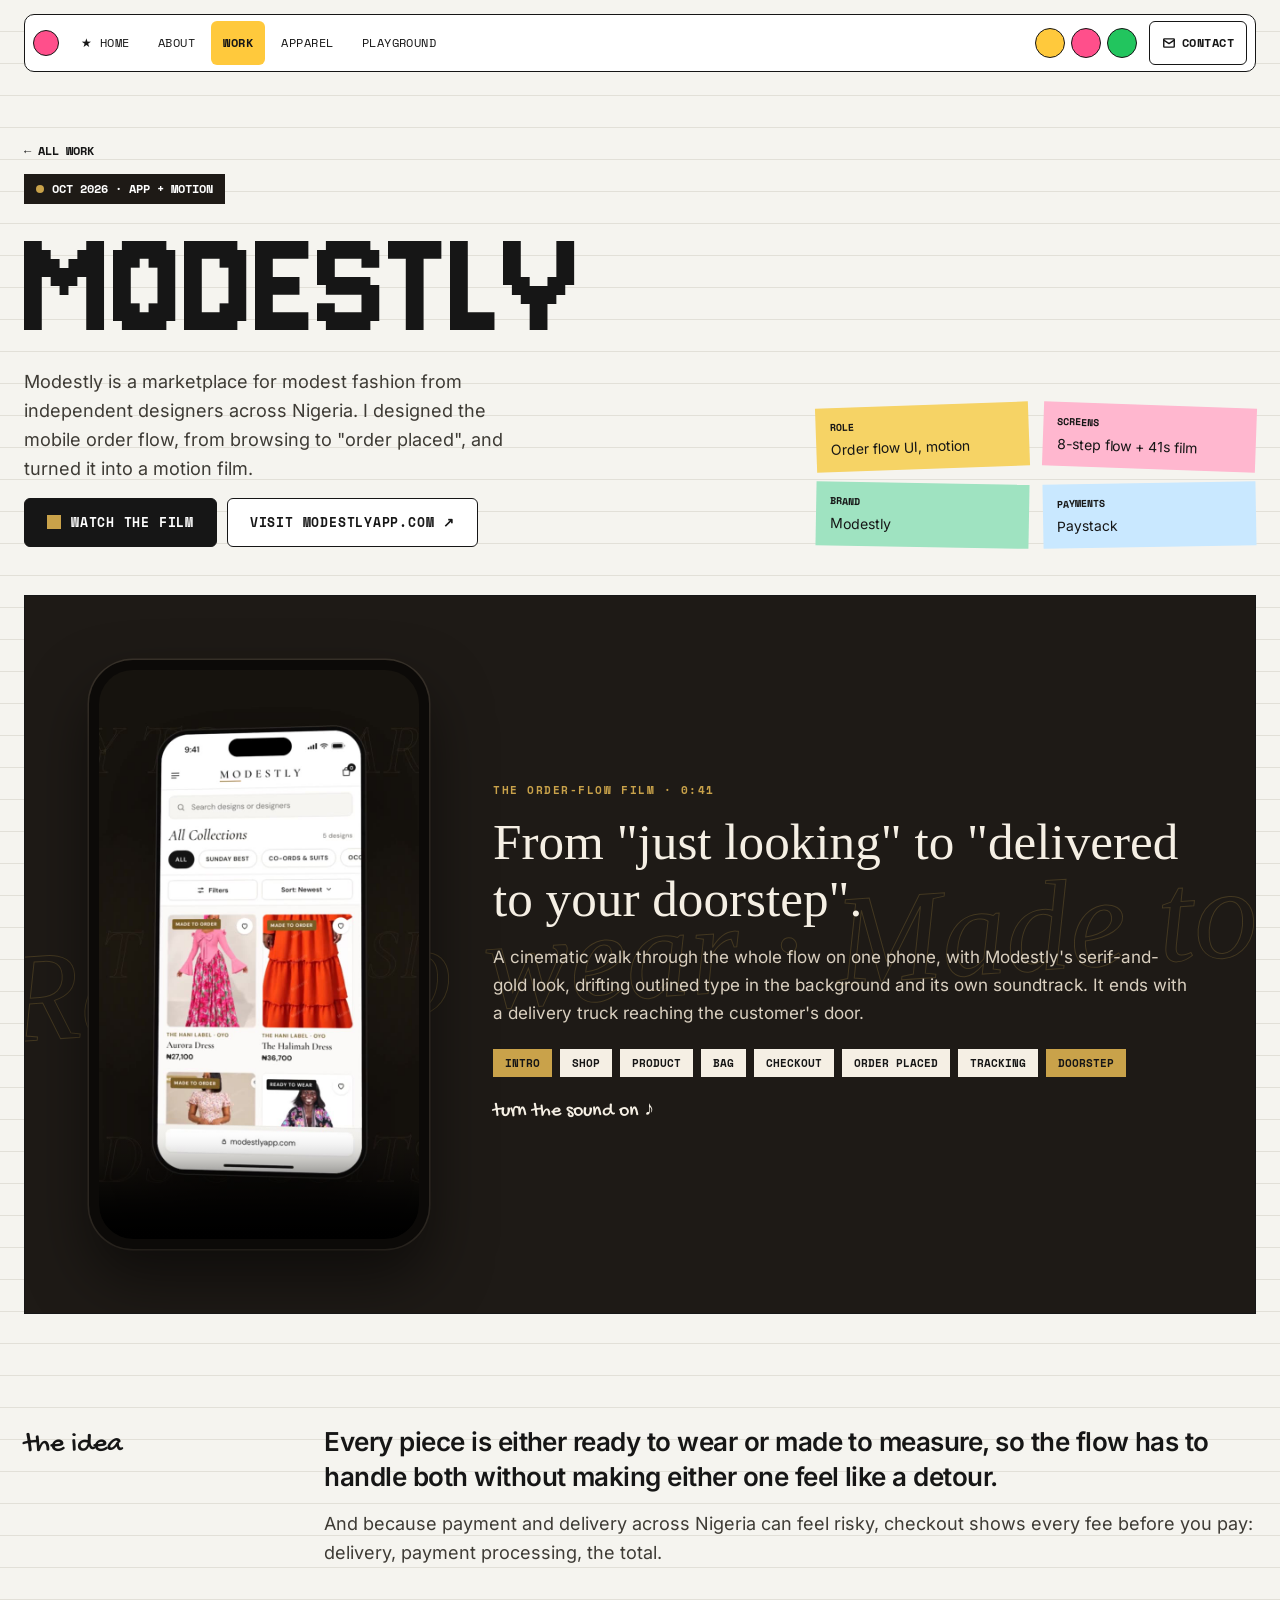
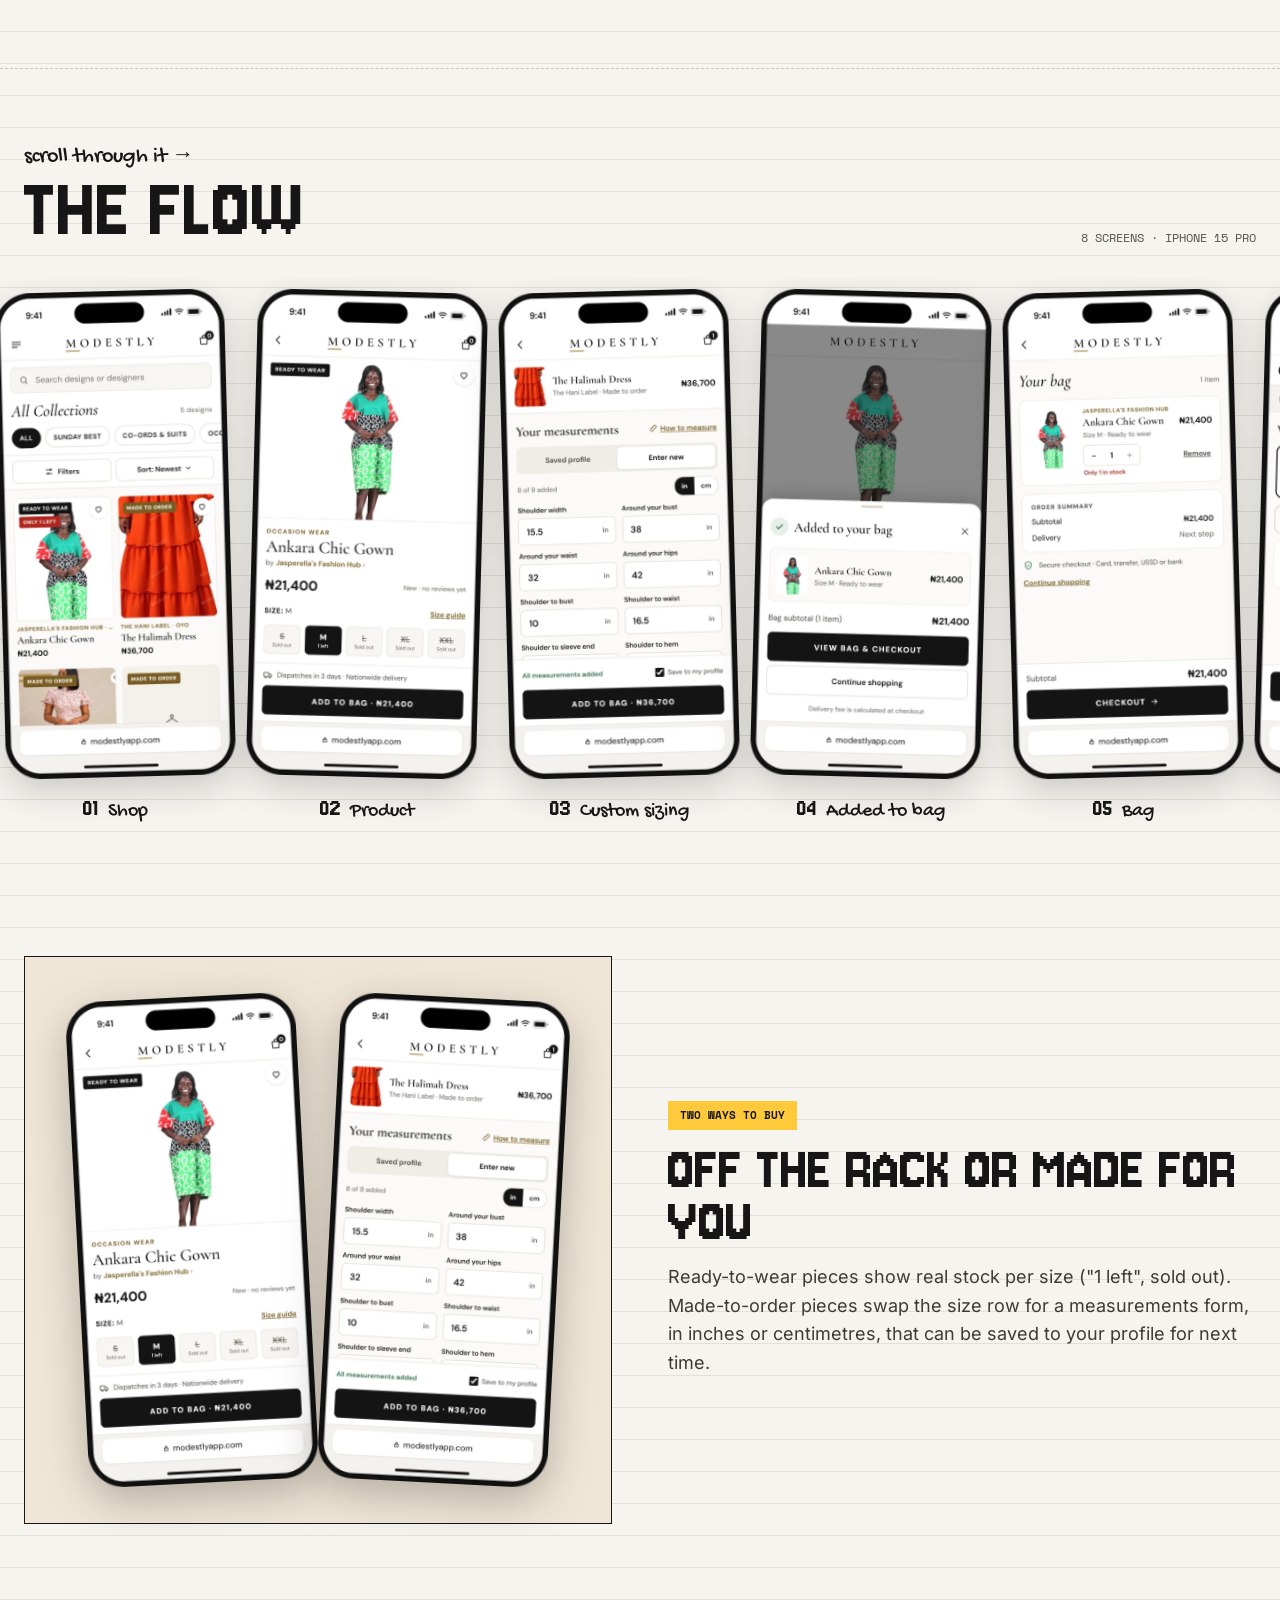
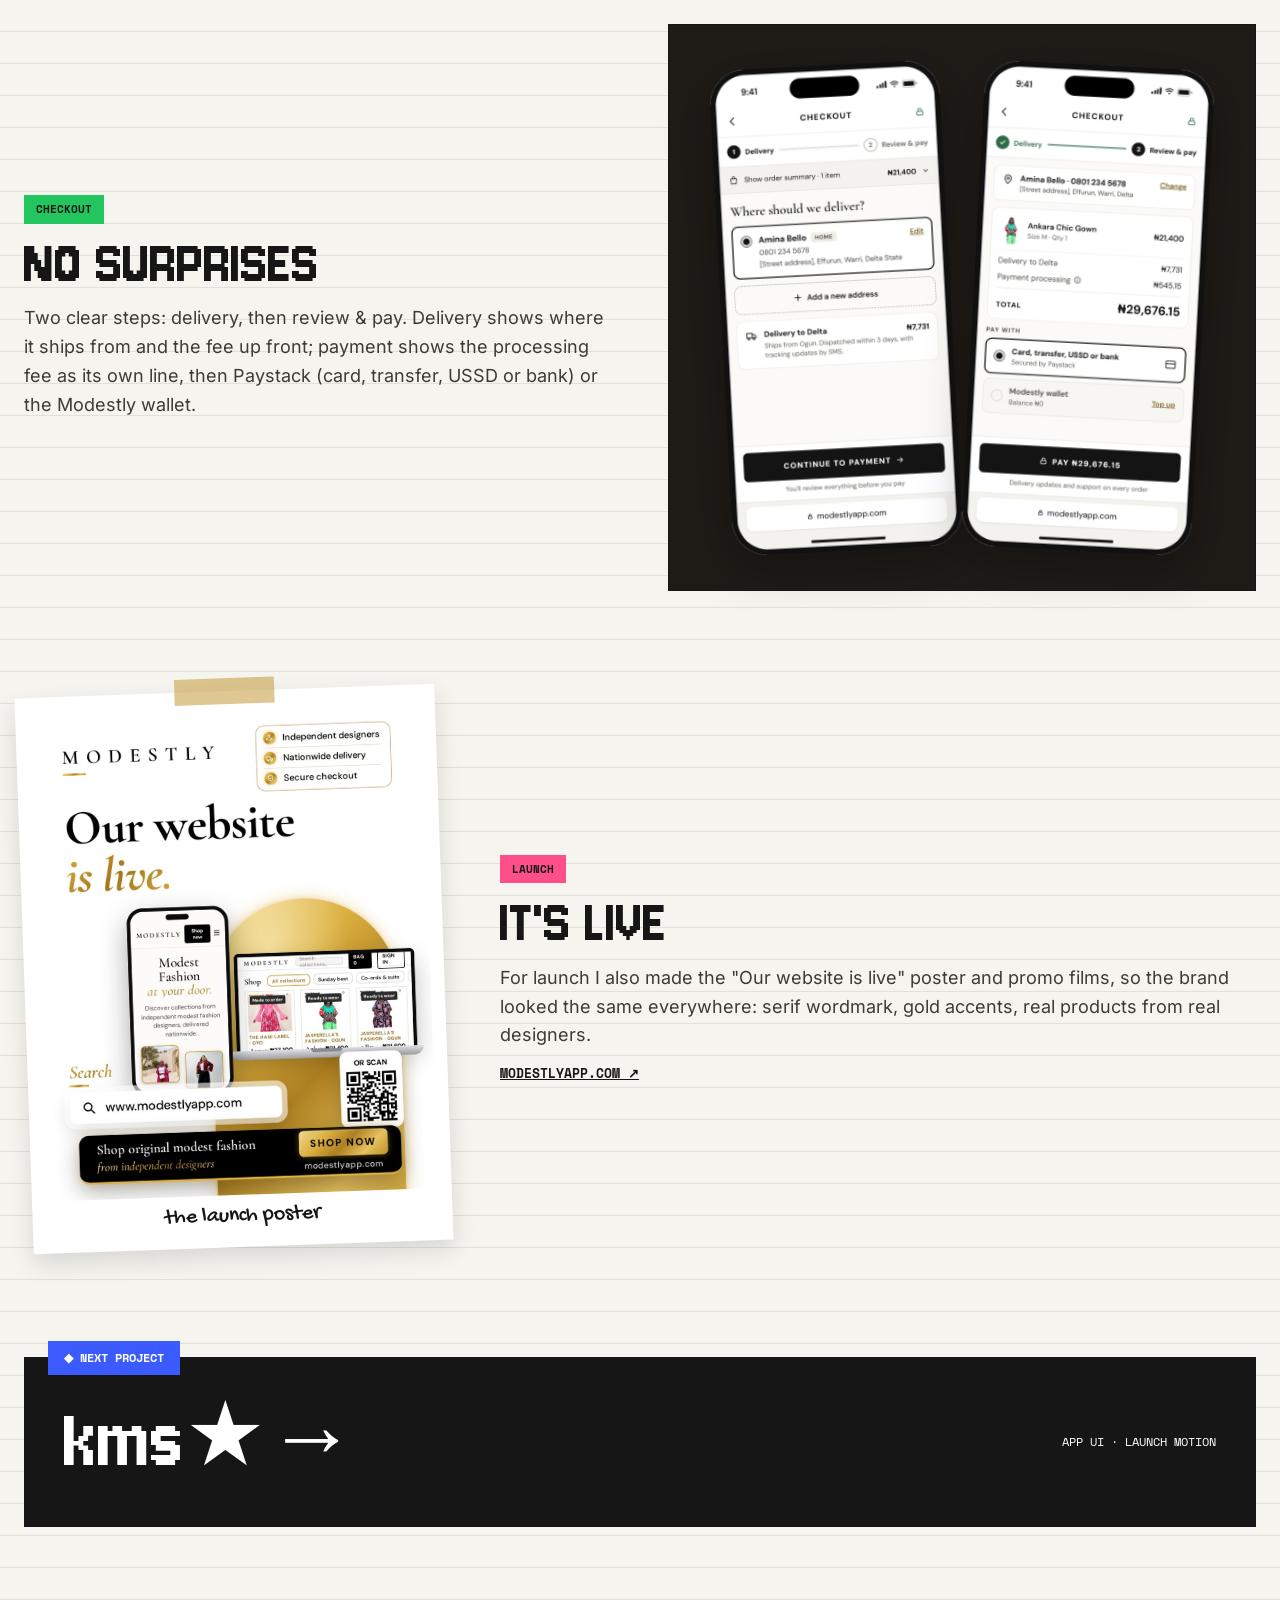
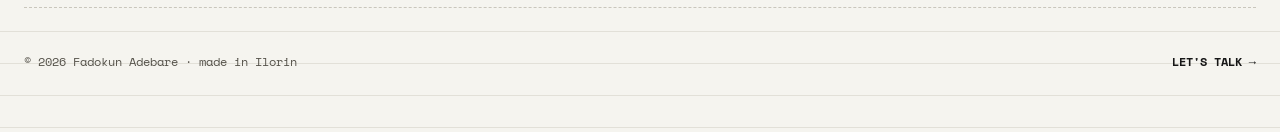
<file: modestly.html>
<!doctype html>
<html lang="en">
<head>
  <meta charset="utf-8">
  <meta name="viewport" content="width=device-width, initial-scale=1">
  <title>Modestly — order flow case study · Fadokun Adebare</title>
  <meta name="description" content="Mobile order flow and motion film for Modestly, a marketplace for modest fashion from independent Nigerian designers.">
  <meta property="og:title" content="Modestly — order flow case study · Fadokun Adebare">
  <meta property="og:description" content="Mobile order flow and motion film for Modestly, a marketplace for modest fashion from independent Nigerian designers.">
  <meta name="theme-color" content="#F5F4EF">
  <link rel="icon" href="data:image/svg+xml,%3Csvg xmlns='http://www.w3.org/2000/svg' viewBox='0 0 32 32'%3E%3Ccircle cx='16' cy='16' r='14' fill='%23FF4F8B' stroke='%23161616' stroke-width='2'/%3E%3C/svg%3E">
  <link rel="stylesheet" href="css/style.css">
</head>
<body>
  <a class="skip" href="#main">Skip to content</a>
  <header class="site-header">
    <nav class="nav" aria-label="Main">
      <div class="nav-left">
        <a href="index.html" class="logo-dot" aria-label="Fadokun Adebare — home"></a>
        <a href="index.html" class="nav-name">Fadokun A.</a>
        <ul class="nav-links">
        <li><a href="index.html">★ Home</a></li>
        <li><a href="about.html">About</a></li>
        <li><a href="work.html" aria-current="page">Work</a></li>
        <li><a href="apparel.html">Apparel</a></li>
        <li><a href="playground.html">Playground</a></li>
        </ul>
      </div>
      <div class="nav-right">
        <a class="dot-link" href="#" aria-label="Instagram" style="background: var(--yellow)"></a>
        <a class="dot-link" href="#" aria-label="Behance" style="background: var(--pink)"></a>
        <a class="dot-link" href="#" aria-label="LinkedIn" style="background: var(--green)"></a>
        <a class="nav-contact" href="contact.html"><svg aria-hidden="true" width="14" height="14" viewBox="0 0 24 24" fill="none" stroke="currentColor" stroke-width="2.4" stroke-linecap="round" stroke-linejoin="round"><rect x="3" y="5" width="18" height="14" rx="1"></rect><path d="M3 7l9 6 9-6"></path></svg> Contact</a>
        <button class="menu-btn" type="button" aria-label="Menu" aria-expanded="false">
          <svg aria-hidden="true" width="18" height="18" viewBox="0 0 24 24" fill="none" stroke="currentColor" stroke-width="2.4" stroke-linecap="round"><path d="M4 8h16M4 16h16"></path></svg>
        </button>
      </div>
    </nav>
  </header>

  <main id="main">
    <section class="wrap section first" style="display: flex; flex-wrap: wrap; gap: 40px; justify-content: space-between; align-items: flex-end; padding-bottom: 48px">
      <div class="stack" style="flex: 1 1 560px; gap: 14px">
        <a class="mono" href="work.html" style="font-size: 12px; font-weight: 700; text-transform: uppercase">← All work</a>
        <span class="tag" style="align-self: flex-start; background: #1E1A16; color: #fff"><span class="dot" style="color: #C9A24A"></span>Oct 2026 · App + Motion</span>
        <h1 class="pixel" style="font-size: clamp(88px, 13vw, 190px)">Modestly</h1>
        <p class="lead" style="margin: 0; max-width: 500px">Modestly is a marketplace for modest fashion from independent designers across Nigeria. I designed the mobile order flow, from browsing to "order placed", and turned it into a motion film.</p>
        <div style="display: flex; flex-wrap: wrap; gap: 10px; align-items: center">
          <a class="btn btn-dark" href="#film"><span class="sq" aria-hidden="true" style="background: #C9A24A"></span>Watch the film</a>
          <a class="btn btn-light" href="https://modestlyapp.com" target="_blank" rel="noopener">Visit modestlyapp.com ↗</a>
        </div>
      </div>
      <dl class="info-notes" style="flex: 0 1 440px">
        <div style="background: var(--yellow-soft); --r: -2deg"><dt>Role</dt><dd>Order flow UI, motion</dd></div>
        <div style="background: var(--pink-soft); --r: 2deg"><dt>Screens</dt><dd>8-step flow + 41s film</dd></div>
        <div style="background: var(--mint); --r: 1deg"><dt>Brand</dt><dd>Modestly</dd></div>
        <div style="background: var(--sky); --r: -1deg"><dt>Payments</dt><dd>Paystack</dd></div>
      </dl>
    </section>

    <!-- FILM -->
    <section id="film" class="wrap" style="padding-bottom: 110px">
      <div class="mdly-band reveal">
        <span class="mdly-word" aria-hidden="true">Ready to wear · Made to order</span>
        <figure class="mdly-phone">
          <video data-autoplay src="video/modestly-order-flow.mp4" poster="images/modestly-film-poster.jpg" controls muted loop playsinline preload="metadata" aria-label="Modestly order flow motion film"></video>
        </figure>
        <div class="stack mdly-copy" style="gap: 16px">
          <span class="mono" style="font-size: 11px; font-weight: 700; letter-spacing: .14em; text-transform: uppercase; color: #C9A24A">The order-flow film · 0:41</span>
          <h2 style="margin: 0; font-family: Georgia, 'Times New Roman', serif; font-weight: 400; font-size: clamp(34px, 4vw, 54px); line-height: 1.1; color: #F5EFE4">From "just looking" to "delivered to your doorstep".</h2>
          <p style="margin: 0; font-size: 17px; line-height: 1.65; color: #D9CFBF">A cinematic walk through the whole flow on one phone, with Modestly's serif-and-gold look, drifting outlined type in the background and its own soundtrack. It ends with a delivery truck reaching the customer's door.</p>
          <div class="film-beats">
            <span style="background: #C9A24A">intro</span>
            <span style="background: #F5EFE4">shop</span>
            <span style="background: #F5EFE4">product</span>
            <span style="background: #F5EFE4">bag</span>
            <span style="background: #F5EFE4">checkout</span>
            <span style="background: #F5EFE4">order placed</span>
            <span style="background: #F5EFE4">tracking</span>
            <span style="background: #C9A24A">doorstep</span>
          </div>
          <p class="hand" style="margin: 4px 0 0; font-size: 20px; color: #F5EFE4">turn the sound on ♪</p>
        </div>
      </div>
    </section>

    <!-- IDEA -->
    <section class="wrap" style="padding-bottom: 100px; display: flex; flex-wrap: wrap; gap: 40px">
      <p class="hand" style="flex: 1 1 260px; margin: 0; font-size: 28px">the idea</p>
      <div class="stack" style="flex: 999 1 560px; min-width: 0; gap: 16px">
        <p style="margin: 0; font-size: 26px; font-weight: 600; letter-spacing: -0.02em; line-height: 1.35">Every piece is either ready to wear or made to measure, so the flow has to handle both without making either one feel like a detour.</p>
        <p class="lead" style="margin: 0">And because payment and delivery across Nigeria can feel risky, checkout shows every fee before you pay: delivery, payment processing, the total.</p>
      </div>
    </section>

    <!-- FLOW STRIP -->
    <section class="section" style="padding-top: 72px; padding-bottom: 100px">
      <div class="wrap row-between" style="margin-bottom: 32px">
        <div>
          <p class="eyebrow">scroll through it →</p>
          <h2 class="pixel h-md">The flow</h2>
        </div>
        <p class="mono muted" style="margin: 0; font-size: 12px; text-transform: uppercase">8 screens · iPhone 15 Pro</p>
      </div>
      <ol class="flow-strip" aria-label="Modestly order flow, 8 steps">
        <li><img src="images/modestly-ui-shop.webp" alt="Shop: All Collections with filters and Ready to wear and Made to order badges" loading="lazy"><span><b>01</b> Shop</span></li>
        <li><img src="images/modestly-ui-product.webp" alt="Product: Ankara Chic Gown, ready to wear, with size picker" loading="lazy"><span><b>02</b> Product</span></li>
        <li><img src="images/modestly-ui-sizing.webp" alt="Custom sizing: measurements for a made-to-order dress, inches or cm" loading="lazy"><span><b>03</b> Custom sizing</span></li>
        <li><img src="images/modestly-ui-added.webp" alt="Added to your bag confirmation sheet" loading="lazy"><span><b>04</b> Added to bag</span></li>
        <li><img src="images/modestly-ui-bag.webp" alt="Your bag with one item and order summary" loading="lazy"><span><b>05</b> Bag</span></li>
        <li><img src="images/modestly-ui-delivery.webp" alt="Checkout step 1: delivery address and delivery fee" loading="lazy"><span><b>06</b> Delivery</span></li>
        <li><img src="images/modestly-ui-pay.webp" alt="Checkout step 2: review and pay with Paystack or Modestly wallet" loading="lazy"><span><b>07</b> Review &amp; pay</span></li>
        <li><img src="images/modestly-ui-placed.webp" alt="Order placed: Thank you, Amina, with order timeline" loading="lazy"><span><b>08</b> Order placed</span></li>
      </ol>
    </section>

    <!-- HIGHLIGHTS -->
    <section class="wrap stack" style="padding-bottom: 110px; gap: 100px">
      <div class="split reveal">
        <div class="phone-pair" style="background: #EFE6D6">
          <img src="images/modestly-ui-product.webp" alt="Ready-to-wear product page" loading="lazy" style="--r: -3deg">
          <img src="images/modestly-ui-sizing.webp" alt="Made-to-order measurements page" loading="lazy" style="--r: 3deg">
        </div>
        <div class="stack" style="gap: 14px">
          <span class="step-label" style="background: var(--yellow)">Two ways to buy</span>
          <h2 class="pixel" style="font-size: 64px">Off the rack or made for you</h2>
          <p class="lead" style="margin: 0">Ready-to-wear pieces show real stock per size ("1 left", sold out). Made-to-order pieces swap the size row for a measurements form, in inches or centimetres, that can be saved to your profile for next time.</p>
        </div>
      </div>

      <div class="split rev reveal">
        <div class="stack" style="gap: 14px">
          <span class="step-label" style="background: var(--green)">Checkout</span>
          <h2 class="pixel" style="font-size: 64px">No surprises</h2>
          <p class="lead" style="margin: 0">Two clear steps: delivery, then review &amp; pay. Delivery shows where it ships from and the fee up front; payment shows the processing fee as its own line, then Paystack (card, transfer, USSD or bank) or the Modestly wallet.</p>
        </div>
        <div class="phone-pair" style="background: #1E1A16">
          <img src="images/modestly-ui-delivery.webp" alt="Delivery step" loading="lazy" style="--r: -3deg">
          <img src="images/modestly-ui-pay.webp" alt="Review and pay step" loading="lazy" style="--r: 3deg">
        </div>
      </div>

      <div class="split reveal">
        <figure class="polaroid" style="--r: -2deg; padding-bottom: 52px; flex: 0 1 420px">
          <span class="tape" style="background: rgba(201,162,74,.6)"></span>
          <img src="images/modestly-poster.jpg" alt="Modestly 'Our website is live' launch poster" style="width: 100%; aspect-ratio: 4/5; object-fit: cover; object-position: top" loading="lazy">
          <figcaption><span class="hand">the launch poster</span></figcaption>
        </figure>
        <div class="stack" style="gap: 14px">
          <span class="step-label" style="background: var(--pink)">Launch</span>
          <h2 class="pixel" style="font-size: 64px">It's live</h2>
          <p class="lead" style="margin: 0">For launch I also made the "Our website is live" poster and promo films, so the brand looked the same everywhere: serif wordmark, gold accents, real products from real designers.</p>
          <a class="mono" href="https://modestlyapp.com" target="_blank" rel="noopener" style="font-size: 13px; font-weight: 700; text-transform: uppercase; text-decoration: underline">modestlyapp.com ↗</a>
        </div>
      </div>
    </section>

    <section class="wrap" style="padding-bottom: 80px">
      <a class="band" href="kms.html">
        <span class="tag" style="position: absolute; left: 24px; top: -16px; background: var(--blue); color: #fff; padding: 8px 16px">◆ Next project</span>
        <span class="pixel" style="font-size: clamp(56px, 7vw, 110px); text-transform: none">kms★ →</span>
        <span class="mono" style="font-size: 12px; text-transform: uppercase">App UI · Launch motion</span>
      </a>
    </section>

  </main>

  <footer class="wrap">
    <div class="site-footer">
      <span>© <span data-year>2026</span> Fadokun Adebare · made in Ilorin</span>
      <a href="contact.html">Let's talk →</a>
    </div>
  </footer>
  <script src="js/main.js"></script>
</body>
</html>
</file>
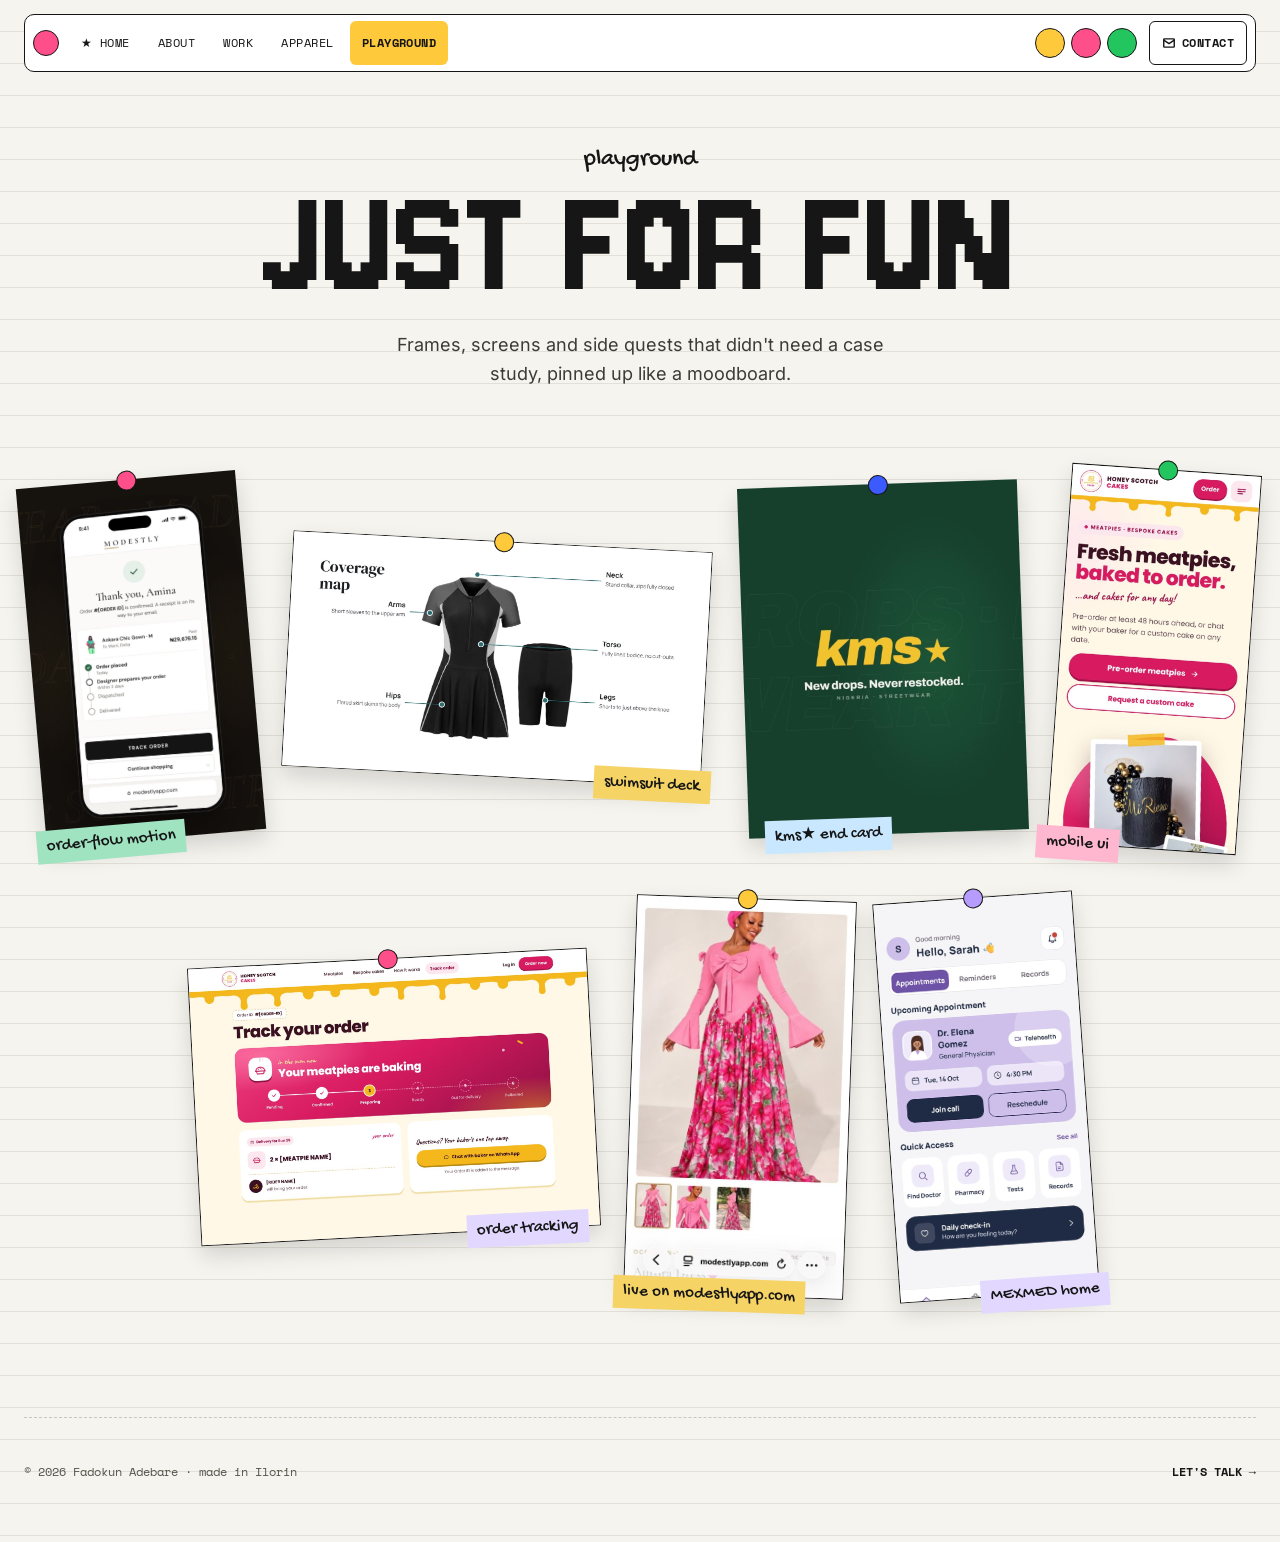
<file: playground.html>
<!doctype html>
<html lang="en">
<head>
  <meta charset="utf-8">
  <meta name="viewport" content="width=device-width, initial-scale=1">
  <title>Playground — Fadokun Adebare</title>
  <meta name="description" content="Frames, screens and side quests, pinned up like a moodboard.">
  <meta property="og:title" content="Playground — Fadokun Adebare">
  <meta property="og:description" content="Frames, screens and side quests, pinned up like a moodboard.">
  <meta name="theme-color" content="#F5F4EF">
  <link rel="icon" href="data:image/svg+xml,%3Csvg xmlns='http://www.w3.org/2000/svg' viewBox='0 0 32 32'%3E%3Ccircle cx='16' cy='16' r='14' fill='%23FF4F8B' stroke='%23161616' stroke-width='2'/%3E%3C/svg%3E">
  <link rel="stylesheet" href="css/style.css">
</head>
<body>
  <a class="skip" href="#main">Skip to content</a>
  <header class="site-header">
    <nav class="nav" aria-label="Main">
      <div class="nav-left">
        <a href="index.html" class="logo-dot" aria-label="Fadokun Adebare — home"></a>
        <a href="index.html" class="nav-name">Fadokun A.</a>
        <ul class="nav-links">
        <li><a href="index.html">★ Home</a></li>
        <li><a href="about.html">About</a></li>
        <li><a href="work.html">Work</a></li>
        <li><a href="apparel.html">Apparel</a></li>
        <li><a href="playground.html" aria-current="page">Playground</a></li>
        </ul>
      </div>
      <div class="nav-right">
        <a class="dot-link" href="#" aria-label="Instagram" style="background: var(--yellow)"></a>
        <a class="dot-link" href="#" aria-label="Behance" style="background: var(--pink)"></a>
        <a class="dot-link" href="#" aria-label="LinkedIn" style="background: var(--green)"></a>
        <a class="nav-contact" href="contact.html"><svg aria-hidden="true" width="14" height="14" viewBox="0 0 24 24" fill="none" stroke="currentColor" stroke-width="2.4" stroke-linecap="round" stroke-linejoin="round"><rect x="3" y="5" width="18" height="14" rx="1"></rect><path d="M3 7l9 6 9-6"></path></svg> Contact</a>
        <button class="menu-btn" type="button" aria-label="Menu" aria-expanded="false">
          <svg aria-hidden="true" width="18" height="18" viewBox="0 0 24 24" fill="none" stroke="currentColor" stroke-width="2.4" stroke-linecap="round"><path d="M4 8h16M4 16h16"></path></svg>
        </button>
      </div>
    </nav>
  </header>

  <main id="main">
    <section class="wrap section first center" style="padding-bottom: 40px">
      <p class="eyebrow" style="font-size: 24px">playground</p>
      <h1 class="pixel h-xl" style="line-height: .8">Just for fun</h1>
      <p class="lead" style="margin: 20px auto 0; max-width: 520px">Frames, screens and side quests that didn't need a case study, pinned up like a moodboard.</p>
    </section>

    <section class="wrap" style="padding-top: 40px; padding-bottom: 120px">
      <div class="pinboard">
        <figure class="pin reveal" style="--r: -5deg; --pc: var(--pink)">
          <img src="images/modestly-flow-confirm.jpg" alt="Modestly order confirmation screen from the order-flow motion piece" style="width: 220px; height: 360px" loading="lazy">
          <figcaption style="background: var(--mint)">order-flow motion</figcaption>
        </figure>
        <figure class="pin reveal" style="--r: 3deg; --pc: var(--yellow)">
          <img src="images/modest-swimsuit.jpg" alt="Modest swimsuit design presentation slide with a coverage map" style="width: min(420px, 80vw); height: auto; aspect-ratio: 16/9; background: #fff; border: 1.5px solid var(--ink)" loading="lazy">
          <figcaption style="left: auto; right: -10px; background: var(--yellow-soft)">swimsuit deck</figcaption>
        </figure>
        <figure class="pin reveal" style="--r: -2deg; --pc: var(--blue)">
          <img src="images/kms-end.jpg" alt="kms★ motion end card: New drops. Never restocked." style="width: 280px; height: 350px" loading="lazy">
          <figcaption style="left: 16px; background: var(--sky)">kms★ end card</figcaption>
        </figure>
        <figure class="pin reveal" style="--r: 4deg; --pc: var(--green)">
          <img src="images/hs-mobile.jpg" alt="Honey Scotch Cakes mobile homepage" style="width: 190px; height: 380px; object-position: top; border: 1.5px solid var(--ink)" loading="lazy">
          <figcaption style="background: var(--pink-soft)">mobile ui</figcaption>
        </figure>
        <figure class="pin reveal" style="--r: -3deg; --pc: var(--pink)">
          <img src="images/hs-track.jpg" alt="Honey Scotch track your order page" style="width: min(400px, 80vw); height: 278px; object-position: top; border: 1.5px solid var(--ink)" loading="lazy">
          <figcaption style="left: auto; right: 12px; background: var(--lilac-soft)">order tracking</figcaption>
        </figure>
        <figure class="pin reveal" style="--r: 2deg; --pc: var(--yellow)">
          <img src="images/modestly-phone.jpg" alt="Modestly product page on a phone showing a pink floral dress" style="width: 220px; height: 398px; object-position: top; border: 1.5px solid var(--ink)" loading="lazy">
          <figcaption style="background: var(--yellow-soft)">live on modestlyapp.com</figcaption>
        </figure>
        <figure class="pin reveal" style="--r: -4deg; --pc: var(--lilac)">
          <img src="images/mexmed-home.jpg" alt="MEXMED home screen: Hello, Sarah with upcoming appointment and quick access" style="width: 200px; height: 400px; object-position: top; border: 1.5px solid var(--ink)" loading="lazy">
          <figcaption style="left: auto; right: -10px; background: var(--lilac-soft)">MEXMED home</figcaption>
        </figure>
      </div>
    </section>

  </main>

  <footer class="wrap">
    <div class="site-footer">
      <span>© <span data-year>2026</span> Fadokun Adebare · made in Ilorin</span>
      <a href="contact.html">Let's talk →</a>
    </div>
  </footer>
  <script src="js/main.js"></script>
</body>
</html>
</file>
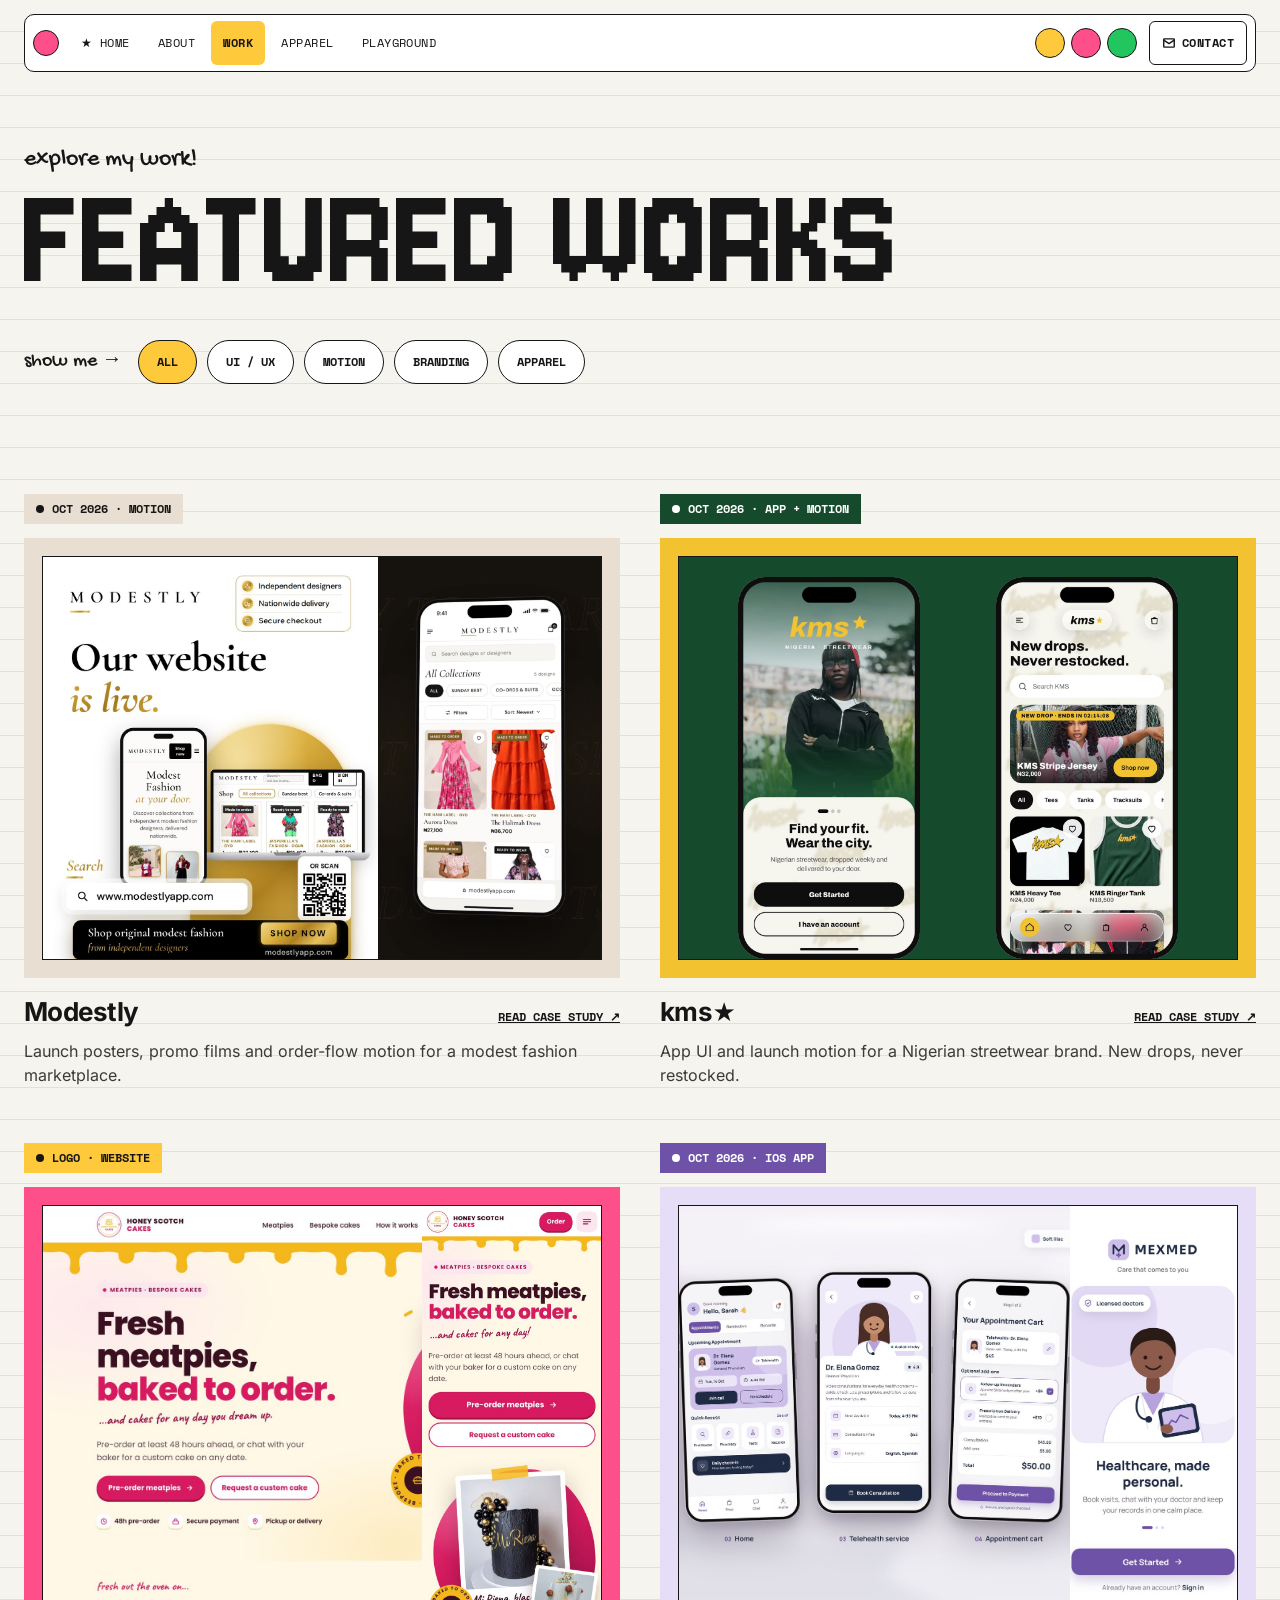
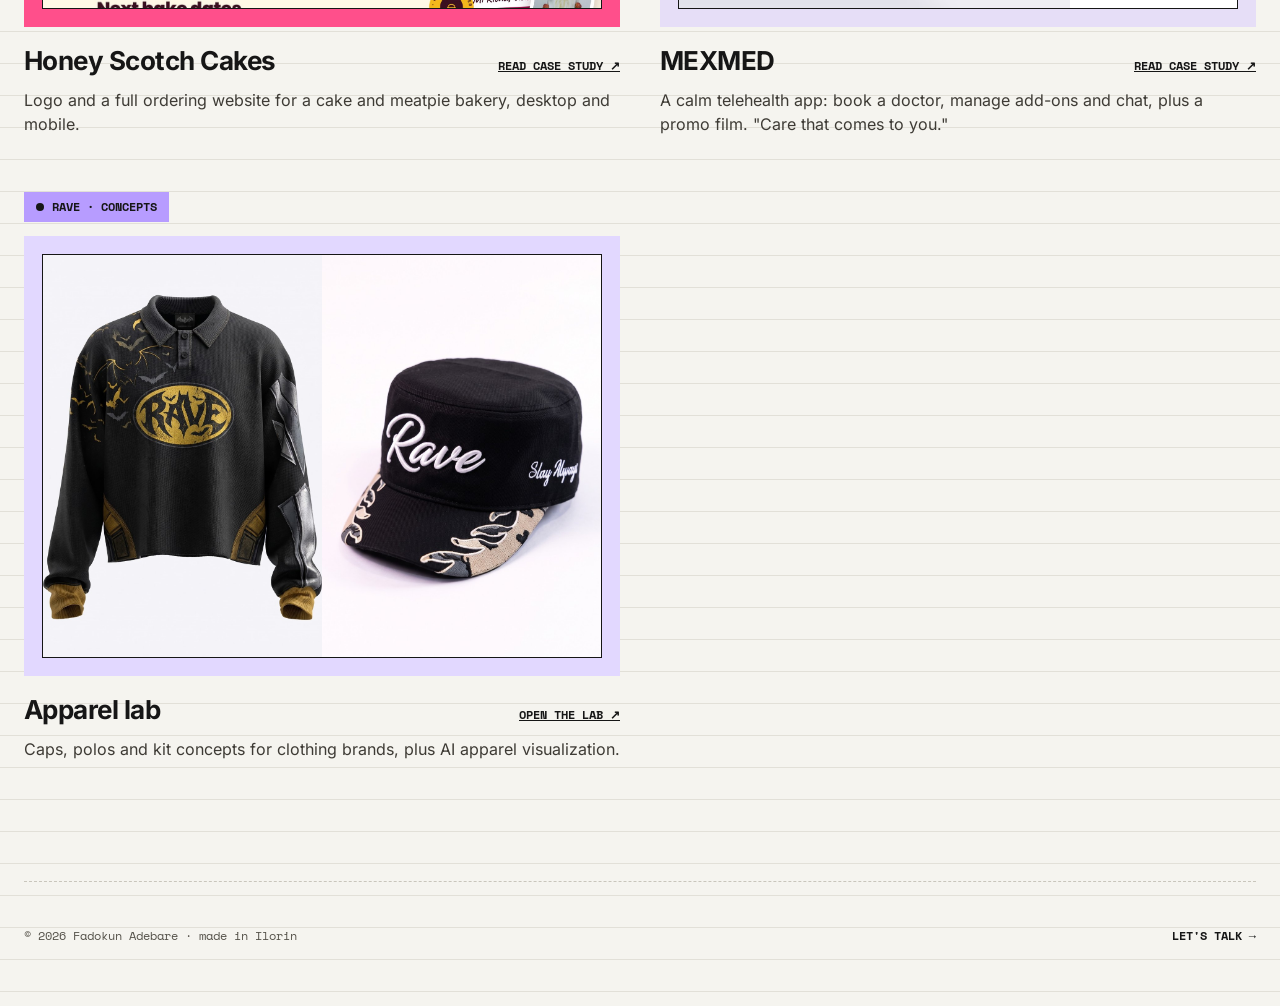
<file: work.html>
<!doctype html>
<html lang="en">
<head>
  <meta charset="utf-8">
  <meta name="viewport" content="width=device-width, initial-scale=1">
  <title>Work — Fadokun Adebare</title>
  <meta name="description" content="Featured work: Modestly, kms★, Honey Scotch Cakes, MEXMED and the apparel lab.">
  <meta property="og:title" content="Work — Fadokun Adebare">
  <meta property="og:description" content="Featured work: Modestly, kms★, Honey Scotch Cakes, MEXMED and the apparel lab.">
  <meta name="theme-color" content="#F5F4EF">
  <link rel="icon" href="data:image/svg+xml,%3Csvg xmlns='http://www.w3.org/2000/svg' viewBox='0 0 32 32'%3E%3Ccircle cx='16' cy='16' r='14' fill='%23FF4F8B' stroke='%23161616' stroke-width='2'/%3E%3C/svg%3E">
  <link rel="stylesheet" href="css/style.css">
</head>
<body>
  <a class="skip" href="#main">Skip to content</a>
  <header class="site-header">
    <nav class="nav" aria-label="Main">
      <div class="nav-left">
        <a href="index.html" class="logo-dot" aria-label="Fadokun Adebare — home"></a>
        <a href="index.html" class="nav-name">Fadokun A.</a>
        <ul class="nav-links">
        <li><a href="index.html">★ Home</a></li>
        <li><a href="about.html">About</a></li>
        <li><a href="work.html" aria-current="page">Work</a></li>
        <li><a href="apparel.html">Apparel</a></li>
        <li><a href="playground.html">Playground</a></li>
        </ul>
      </div>
      <div class="nav-right">
        <a class="dot-link" href="#" aria-label="Instagram" style="background: var(--yellow)"></a>
        <a class="dot-link" href="#" aria-label="Behance" style="background: var(--pink)"></a>
        <a class="dot-link" href="#" aria-label="LinkedIn" style="background: var(--green)"></a>
        <a class="nav-contact" href="contact.html"><svg aria-hidden="true" width="14" height="14" viewBox="0 0 24 24" fill="none" stroke="currentColor" stroke-width="2.4" stroke-linecap="round" stroke-linejoin="round"><rect x="3" y="5" width="18" height="14" rx="1"></rect><path d="M3 7l9 6 9-6"></path></svg> Contact</a>
        <button class="menu-btn" type="button" aria-label="Menu" aria-expanded="false">
          <svg aria-hidden="true" width="18" height="18" viewBox="0 0 24 24" fill="none" stroke="currentColor" stroke-width="2.4" stroke-linecap="round"><path d="M4 8h16M4 16h16"></path></svg>
        </button>
      </div>
    </nav>
  </header>

  <main id="main">
    <section class="wrap section first">
      <p class="eyebrow" style="font-size: 24px">explore my work!</p>
      <h1 class="pixel" style="font-size: clamp(60px, 12vw, 176px)">Featured works</h1>
      <div class="filters" role="group" aria-label="Filter projects">
        <span class="hand" style="font-size: 20px; margin-right: 6px">show me →</span>
        <button class="chip" type="button" data-filter="all" aria-pressed="true">All</button>
        <button class="chip" type="button" data-filter="ui" aria-pressed="false">UI / UX</button>
        <button class="chip" type="button" data-filter="motion" aria-pressed="false">Motion</button>
        <button class="chip" type="button" data-filter="brand" aria-pressed="false">Branding</button>
        <button class="chip" type="button" data-filter="apparel" aria-pressed="false">Apparel</button>
      </div>
    </section>

    <section class="wrap" style="padding-bottom: 120px">
      <div class="grid grid-2">

        <a class="project reveal" href="modestly.html" data-tags="motion brand ui">
          <span class="tag" style="align-self: flex-start; background: #E8DFD2"><span class="dot"></span>Oct 2026 · Motion</span>
          <div class="frame" style="background: #E8DFD2">
            <div class="duo">
              <img src="images/modestly-poster.jpg" alt="Modestly launch poster" style="flex: 1 1 60%; object-position: top" loading="lazy">
              <img src="images/modestly-film-poster.jpg" alt="Modestly order-flow film frame" style="flex: 1 1 40%" loading="lazy">
            </div>
          </div>
          <div class="row-between" style="align-items: baseline"><h3>Modestly</h3><span class="cta">Read case study ↗</span></div>
          <p>Launch posters, promo films and order-flow motion for a modest fashion marketplace.</p>
        </a>

        <a class="project reveal" href="kms.html" data-tags="ui motion brand">
          <span class="tag" style="align-self: flex-start; background: #154A2C; color: #fff"><span class="dot"></span>Oct 2026 · App + Motion</span>
          <div class="frame" style="background: #F2C230">
            <div class="duo" style="background: #154A2C; justify-content: center; gap: 4%; padding: 20px 10px 0">
              <img src="images/kms-ui-welcome.webp" alt="kms★ welcome screen: Find your fit. Wear the city." style="flex: 0 1 44%; object-fit: contain; object-position: top" loading="lazy">
              <img src="images/kms-ui-home.webp" alt="kms★ home screen: New drops. Never restocked." style="flex: 0 1 44%; object-fit: contain; object-position: top" loading="lazy">
            </div>
          </div>
          <div class="row-between" style="align-items: baseline"><h3>kms★</h3><span class="cta">Read case study ↗</span></div>
          <p>App UI and launch motion for a Nigerian streetwear brand. New drops, never restocked.</p>
        </a>

        <a class="project reveal" href="honey-scotch.html" data-tags="ui brand">
          <span class="tag" style="align-self: flex-start; background: var(--yellow)"><span class="dot"></span>Logo · Website</span>
          <div class="frame" style="background: var(--pink)">
            <div class="duo">
              <img src="images/hs-home.jpg" alt="Honey Scotch website homepage" style="flex: 1 1 68%; object-position: left top" loading="lazy">
              <img src="images/hs-mobile.jpg" alt="Honey Scotch mobile homepage" style="flex: 1 1 32%; object-position: top" loading="lazy">
            </div>
          </div>
          <div class="row-between" style="align-items: baseline"><h3>Honey Scotch Cakes</h3><span class="cta">Read case study ↗</span></div>
          <p>Logo and a full ordering website for a cake and meatpie bakery, desktop and mobile.</p>
        </a>

        <a class="project reveal" href="mexmed.html" data-tags="ui motion">
          <span class="tag" style="align-self: flex-start; background: #6E52A8; color: #fff"><span class="dot"></span>Oct 2026 · iOS app</span>
          <div class="frame" style="background: #E6DEF7">
            <div class="duo">
              <img src="images/mexmed-pres.jpg" alt="MEXMED presentation board with five iPhone screens" style="flex: 1 1 70%" loading="lazy">
              <img src="images/mexmed-splash.jpg" alt="MEXMED splash screen: Healthcare, made personal." style="flex: 1 1 30%; object-position: top" loading="lazy">
            </div>
          </div>
          <div class="row-between" style="align-items: baseline"><h3>MEXMED</h3><span class="cta">Read case study ↗</span></div>
          <p>A calm telehealth app: book a doctor, manage add-ons and chat, plus a promo film. "Care that comes to you."</p>
        </a>

        <a class="project reveal" href="apparel.html" data-tags="apparel brand">
          <span class="tag" style="align-self: flex-start; background: var(--lilac)"><span class="dot"></span>Rave · Concepts</span>
          <div class="frame" style="background: var(--lilac-soft)">
            <div class="duo">
              <img src="images/rave-polo.jpg" alt="AI-rendered Rave bat polo" style="flex: 1 1 50%" loading="lazy">
              <img src="images/rave-cap.jpg" alt="Rave Slay Always cap" style="flex: 1 1 50%" loading="lazy">
            </div>
          </div>
          <div class="row-between" style="align-items: baseline"><h3>Apparel lab</h3><span class="cta">Open the lab ↗</span></div>
          <p>Caps, polos and kit concepts for clothing brands, plus AI apparel visualization.</p>
        </a>
      </div>
      <p data-empty hidden class="hand center" style="margin-top: 40px; font-size: 24px">nothing here yet — more coming soon!</p>
    </section>

  </main>

  <footer class="wrap">
    <div class="site-footer">
      <span>© <span data-year>2026</span> Fadokun Adebare · made in Ilorin</span>
      <a href="contact.html">Let's talk →</a>
    </div>
  </footer>
  <script src="js/main.js"></script>
</body>
</html>
</file>
<file: css/style.css>
/* ==========================================================
   Fadokun Adebare — portfolio
   Scrapbook / notebook theme
   ========================================================== */

/* Self-hosted fonts (SIL Open Font License) */
@font-face { font-family: 'Jersey 10'; src: url('../fonts/jersey-10-latin-400-normal.woff2') format('woff2'); font-weight: 400; font-display: swap; }
@font-face { font-family: 'Gochi Hand'; src: url('../fonts/gochi-hand-latin-400-normal.woff2') format('woff2'); font-weight: 400; font-display: swap; }
@font-face { font-family: 'Space Mono'; src: url('../fonts/space-mono-latin-400-normal.woff2') format('woff2'); font-weight: 400; font-display: swap; }
@font-face { font-family: 'Space Mono'; src: url('../fonts/space-mono-latin-700-normal.woff2') format('woff2'); font-weight: 700; font-display: swap; }
@font-face { font-family: 'Inter'; src: url('../fonts/inter-latin-400-normal.woff2') format('woff2'); font-weight: 400; font-display: swap; }
@font-face { font-family: 'Inter'; src: url('../fonts/inter-latin-500-normal.woff2') format('woff2'); font-weight: 500; font-display: swap; }
@font-face { font-family: 'Inter'; src: url('../fonts/inter-latin-600-normal.woff2') format('woff2'); font-weight: 600; font-display: swap; }
@font-face { font-family: 'Inter'; src: url('../fonts/inter-latin-700-normal.woff2') format('woff2'); font-weight: 700; font-display: swap; }

:root {
  --paper: #F5F4EF;
  --line: #E2E0D8;
  --ink: #161616;
  --ink-2: #3E3B35;
  --muted: #55524A;
  --dash: #C9C6BC;

  --yellow: #FFC93C;
  --yellow-soft: #F6D365;
  --pink: #FF4F8B;
  --pink-soft: #FFB7CF;
  --green: #22C55E;
  --mint: #9FE3C1;
  --blue: #3B5BFF;
  --blue-soft: #A9C4FF;
  --sky: #C9E8FF;
  --lilac: #B79CFF;
  --lilac-soft: #E2D8FF;
  --orange: #FF8A3D;
  --red: #FF5A36;

  --f-pixel: 'Jersey 10', monospace;
  --f-hand: 'Gochi Hand', cursive;
  --f-mono: 'Space Mono', monospace;
  --f-body: 'Inter', system-ui, sans-serif;

  --max: 1320px;
}

* { box-sizing: border-box; }
html { scroll-behavior: smooth; }
body {
  margin: 0;
  background-color: var(--paper);
  background-image: repeating-linear-gradient(to bottom, transparent 0, transparent 31px, var(--line) 31px, var(--line) 32px);
  color: var(--ink);
  font-family: var(--f-body);
  font-size: 16px;
  line-height: 1.5;
  overflow-x: hidden;
  -webkit-font-smoothing: antialiased;
}
img { display: block; max-width: 100%; }
a { color: var(--ink); text-decoration: none; }
a:hover { color: var(--blue); }
:focus-visible { outline: 3px solid var(--blue); outline-offset: 3px; }
.skip { position: absolute; left: -999px; top: 8px; background: var(--ink); color: #fff; padding: 10px 14px; z-index: 100; }
.skip:focus { left: 8px; color: #fff; }

/* ---------- type helpers ---------- */
.pixel { font-family: var(--f-pixel); font-weight: 400; line-height: 0.82; text-transform: uppercase; margin: 0; }
.hand { font-family: var(--f-hand); }
.mono { font-family: var(--f-mono); }
.eyebrow { margin: 0; font-family: var(--f-hand); font-size: 22px; }
.h-xl { font-size: clamp(64px, 13vw, 190px); }
.h-lg { font-size: clamp(64px, 9vw, 130px); }
.h-md { font-size: clamp(56px, 7vw, 100px); }
.lead { font-size: 18px; line-height: 1.6; color: var(--ink-2); }
.muted { color: var(--muted); }
.tag {
  display: inline-flex; align-items: center; gap: 8px;
  padding: 6px 12px; font-family: var(--f-mono); font-size: 12px; font-weight: 700; text-transform: uppercase;
}
.tag .dot { width: 8px; height: 8px; border-radius: 50%; background: currentColor; }

/* ---------- layout ---------- */
.wrap { max-width: var(--max); margin: 0 auto; padding-left: 24px; padding-right: 24px; }
.section { padding-top: 80px; padding-bottom: 110px; border-top: 1.5px dashed var(--dash); }
.section.first { border-top: 0; padding-top: 56px; }
.center { text-align: center; }
.row-between { display: flex; flex-wrap: wrap; gap: 20px; justify-content: space-between; align-items: flex-end; }
.stack { display: flex; flex-direction: column; }

/* ---------- nav ---------- */
.site-header { position: sticky; top: 0; z-index: 50; padding: 14px 24px; }
.nav {
  max-width: var(--max); margin: 0 auto; background: #fff; border: 1.5px solid var(--ink); border-radius: 10px;
  padding: 6px 8px; display: flex; gap: 8px; align-items: center; justify-content: space-between;
  font-family: var(--f-mono); font-size: 12px; text-transform: uppercase; letter-spacing: 0.04em;
}
.nav-left { display: flex; align-items: center; gap: 4px; }
.logo-dot { width: 26px; height: 26px; border-radius: 50%; background: var(--pink); border: 1.5px solid var(--ink); margin-right: 6px; flex: none; transition: transform .3s; }
.logo-dot:hover { transform: rotate(180deg) scale(1.1); }
.nav-links { display: flex; gap: 4px; align-items: center; list-style: none; margin: 0; padding: 0; }
.nav-links a, .nav-contact {
  padding: 10px 12px; border-radius: 6px; min-height: 44px; display: inline-flex; align-items: center; gap: 6px;
}
.nav-links a[aria-current="page"] { background: var(--yellow); font-weight: 700; }
.nav-links a:hover { background: #F2F0E8; color: var(--ink); }
.nav-right { display: flex; align-items: center; gap: 6px; }
.dot-link { width: 30px; height: 30px; border-radius: 50%; border: 1.5px solid var(--ink); display: inline-block; transition: transform .2s; }
.dot-link:hover { transform: translateY(-3px); }
.nav-contact { border: 1.5px solid var(--ink); font-weight: 700; margin-left: 6px; }
.nav-contact[aria-current="page"] { background: var(--yellow); }
.menu-btn { display: none; width: 44px; height: 44px; border: 0; border-radius: 6px; background: var(--yellow); cursor: pointer; align-items: center; justify-content: center; }

@media (max-width: 860px) {
  .nav { flex-wrap: wrap; }
  .nav-left { display: contents; }
  .logo-dot { order: 1; }
  .nav-right { order: 2; margin-left: auto; }
  .menu-btn { display: inline-flex; }
  .nav-right .dot-link { display: none; }
  .nav-links { display: none; width: 100%; flex-direction: column; align-items: stretch; order: 3; padding: 6px 0; }
  .nav.open .nav-links { display: flex; }
  .nav-links a { font-size: 14px; }
  .nav-contact { margin-left: 0; }
}

/* ---------- buttons ---------- */
.btn {
  display: inline-flex; align-items: center; gap: 10px; padding: 14px 22px; min-height: 44px; border-radius: 6px;
  font-family: var(--f-mono); font-size: 13px; font-weight: 700; text-transform: uppercase; letter-spacing: 0.06em;
  border: 1.5px solid var(--ink); cursor: pointer; transition: transform .15s, box-shadow .15s;
}
.btn:hover { transform: translate(-2px, -2px); box-shadow: 4px 4px 0 var(--ink); }
.btn-dark { background: var(--ink); color: #fff; }
.btn-dark:hover { color: #fff; }
.btn-dark .sq { width: 14px; height: 14px; background: var(--blue); }
.btn-light { background: #fff; color: var(--ink); }

/* ---------- hero ---------- */
.hero { position: relative; padding: 96px 24px 120px; display: flex; flex-direction: column; align-items: center; text-align: center; }
.hero .avatar { position: absolute; border-radius: 50%; border: 3px solid #fff; box-shadow: 0 0 0 1.5px var(--ink); animation: bob 5s ease-in-out infinite; }
.hero .a1 { left: 9%; top: 300px; width: 64px; height: 64px; background: #FFB27A; }
.hero .a2 { right: 10%; top: 330px; width: 56px; height: 56px; background: var(--blue-soft); animation-delay: -2s; }
.name-wrap { position: relative; padding: 20px 64px 0; }
.sticker { position: absolute; padding: 6px 12px; white-space: nowrap; animation: bob 6s ease-in-out infinite; }
.sticker.m { font-family: var(--f-mono); font-size: 12px; font-weight: 700; text-transform: uppercase; }
.sticker.h { font-family: var(--f-hand); font-size: 18px; }
.s1 { left: -60px; top: -18px; --r: -6deg; background: var(--mint); }
.s2 { right: -80px; top: -10px; --r: 5deg; background: var(--yellow-soft); animation-delay: -1.5s; }
.s3 { left: -110px; bottom: 6px; --r: -4deg; background: var(--yellow); animation-delay: -3s; }
.s4 { right: -96px; bottom: 0; --r: 6deg; background: var(--sky); animation-delay: -4.5s; }
.select-frame { position: relative; border: 1.5px solid var(--red); padding: 18px 36px 6px; }
.select-frame i { position: absolute; width: 10px; height: 10px; background: #fff; border: 1.5px solid var(--red); }
.select-frame i:nth-child(1) { left: -6px; top: -6px; }
.select-frame i:nth-child(2) { right: -6px; top: -6px; }
.select-frame i:nth-child(3) { left: -6px; bottom: -6px; }
.select-frame i:nth-child(4) { right: -6px; bottom: -6px; }
.hero h1 { font-size: clamp(64px, 12vw, 176px); letter-spacing: 0.01em; }
.status { margin: 14px 0 0; font-family: var(--f-mono); font-size: 12px; text-transform: uppercase; letter-spacing: 0.06em; display: flex; gap: 8px; align-items: center; justify-content: center; }
.status .live { width: 8px; height: 8px; border-radius: 50%; background: var(--green); animation: pulse 1.8s infinite; }
.hero-line { margin: 56px 0 0; max-width: 640px; font-size: clamp(28px, 3.4vw, 44px); font-weight: 600; letter-spacing: -0.03em; line-height: 1.15; }
.hero-ctas { margin-top: 36px; display: flex; flex-wrap: wrap; gap: 12px; justify-content: center; }

@media (max-width: 760px) {
  .hero { padding: 56px 20px 80px; }
  .hero .avatar { display: none; }
  .name-wrap { padding: 24px 0 0; }
  .s1 { left: -6px; top: -14px; } .s2, .s3, .s4 { display: none; }
}

/* ---------- cards / grids ---------- */
.grid { display: grid; gap: 28px; }
.grid-3 { grid-template-columns: repeat(auto-fit, minmax(min(100%, 320px), 1fr)); }
.grid-2 { grid-template-columns: repeat(auto-fit, minmax(min(100%, 520px), 1fr)); gap: 56px 40px; }
.thumb { border: 1.5px solid var(--ink); width: 100%; height: 360px; object-fit: cover; transition: transform .3s; }
.card-link { display: flex; flex-direction: column; gap: 12px; }
.card-link:hover .thumb, .card-link:hover .frame { transform: rotate(-1deg) scale(1.01); }
.card-title { font-size: 20px; font-weight: 600; }
.card-meta { margin-top: -8px; font-family: var(--f-mono); font-size: 12px; color: var(--muted); text-transform: uppercase; }
.duo { display: flex; overflow: hidden; border: 1.5px solid var(--ink); }
.duo img { min-width: 0; height: 100%; object-fit: cover; }

/* project card (work page) */
.project { display: flex; flex-direction: column; gap: 14px; }
.project[hidden] { display: none; }
.project .frame { height: 440px; padding: 18px; transition: transform .3s; }
.project .duo { height: 100%; }
.project h3 { margin: 0; font-size: 26px; letter-spacing: -0.02em; }
.project .cta { font-family: var(--f-mono); font-size: 12px; font-weight: 700; text-transform: uppercase; text-decoration: underline; }
.project p { margin: -6px 0 0; color: var(--ink-2); }

/* filters */
.filters { margin-top: 36px; display: flex; flex-wrap: wrap; gap: 10px; align-items: center; }
.chip {
  padding: 10px 18px; min-height: 44px; border: 1.5px solid var(--ink); border-radius: 999px; background: #fff; color: var(--ink);
  font-family: var(--f-mono); font-size: 12px; font-weight: 700; text-transform: uppercase; cursor: pointer; transition: background .15s, transform .15s;
}
.chip:hover { transform: translateY(-2px); }
.chip[aria-pressed="true"] { background: var(--yellow); }

/* sticky notes */
.notes { display: flex; flex-wrap: wrap; gap: 28px; justify-content: center; }
.note {
  width: 220px; height: 220px; padding: 20px; box-shadow: 0 8px 18px rgba(0,0,0,.12);
  display: flex; flex-direction: column; justify-content: space-between; text-align: left;
  transform: rotate(var(--r, 0deg)); transition: transform .2s, box-shadow .2s;
}
.note:hover { transform: rotate(0deg) translateY(-6px); box-shadow: 0 16px 28px rgba(0,0,0,.16); color: var(--ink); }
.note .num { font-family: var(--f-pixel); font-size: 56px; line-height: .8; }
.note b { display: block; font-size: 22px; }
.note span.hand { font-size: 18px; }

/* tape strips */
.tapes { display: flex; flex-wrap: wrap; gap: 20px; justify-content: center; }
.tapes span { padding: 10px 26px; font-weight: 700; font-size: 18px; transform: rotate(var(--r, 0deg)); }

/* polaroids */
.polaroid { margin: 0; background: #fff; padding: 14px 14px 56px; box-shadow: 0 10px 24px rgba(0,0,0,.12); position: relative; transform: rotate(var(--r, 0deg)); transition: transform .3s; }
.polaroid:hover { transform: rotate(0deg) scale(1.02); }
.polaroid figcaption { position: absolute; left: 16px; right: 16px; bottom: 14px; display: flex; flex-direction: column; align-items: center; gap: 2px; text-align: center; }
.polaroid figcaption .hand { font-size: 22px; }
.polaroid figcaption .mono { font-size: 11px; text-transform: uppercase; color: var(--muted); }
.tape { position: absolute; width: 100px; height: 26px; left: 50%; top: -13px; margin-left: -50px; z-index: 2; }
.photo-ph { background: #E4E1D8; display: flex; align-items: center; justify-content: center; font-family: var(--f-mono); font-size: 12px; color: var(--muted); }

/* pinboard */
.pinboard { display: flex; flex-wrap: wrap; gap: 48px 36px; justify-content: center; align-items: center; }
.pin { margin: 0; position: relative; transform: rotate(var(--r, 0deg)); transition: transform .25s; }
.pin:hover { transform: rotate(0deg) scale(1.04); z-index: 3; }
.pin::before { content: ""; position: absolute; left: 50%; top: -9px; width: 18px; height: 18px; margin-left: -9px; border-radius: 50%; background: var(--pc, var(--pink)); border: 1.5px solid var(--ink); z-index: 2; }
.pin img { box-shadow: 0 10px 22px rgba(0,0,0,.14); object-fit: cover; }
.pin figcaption { position: absolute; bottom: -16px; left: -10px; padding: 4px 10px; font-family: var(--f-hand); font-size: 17px; }

/* about */
.side-tabs { display: flex; flex-direction: column; gap: 10px; padding-top: 40px; }
.side-tabs a { padding: 10px 16px; border: 1.5px solid var(--ink); font-family: var(--f-mono); font-size: 12px; font-weight: 700; text-transform: uppercase; min-height: 44px; display: flex; align-items: center; }
.paper-card { background: #FFFDF6; border: 1.5px solid #E2B04A; padding: 48px; position: relative; box-shadow: 0 10px 24px rgba(0,0,0,.06); }
.paper-card .label { position: absolute; left: 32px; top: -14px; padding: 6px 12px; background: var(--yellow); font-family: var(--f-mono); font-size: 11px; font-weight: 700; text-transform: uppercase; }
.mini-notes { margin-top: 40px; display: flex; flex-wrap: wrap; gap: 16px; }
.mini-notes div { padding: 14px 18px; transform: rotate(var(--r, 0deg)); }
.mini-notes small { display: block; font-family: var(--f-mono); font-size: 10px; font-weight: 700; text-transform: uppercase; }
.mini-notes b { font-size: 15px; }
.service { background: #fff; border: 1.5px solid var(--ink); padding: 28px; display: flex; flex-direction: column; gap: 12px; box-shadow: 6px 6px 0 var(--sc, var(--yellow)); transition: transform .2s, box-shadow .2s; }
.service:hover { transform: translate(-3px, -3px); box-shadow: 9px 9px 0 var(--sc, var(--yellow)); }
.service .num { font-family: var(--f-pixel); font-size: 48px; line-height: .8; }
.service h3 { margin: 0; font-size: 24px; }
.service p { margin: 0; color: var(--ink-2); }
.tool { padding: 12px 18px; border: 1.5px solid var(--ink); font-weight: 600; background: #fff; }
.tool.code { font-family: var(--f-mono); font-weight: 700; box-shadow: 4px 4px 0 var(--ink); }
.tool.todo { border-style: dashed; color: var(--muted); }

/* case study */
.info-notes { display: grid; grid-template-columns: repeat(2, minmax(0, 1fr)); gap: 14px; margin: 0; }
.info-notes div { padding: 12px 14px; transform: rotate(var(--r, 0deg)); }
.info-notes dt { font-family: var(--f-mono); font-size: 10px; font-weight: 700; text-transform: uppercase; }
.info-notes dd { margin: 4px 0 0; font-size: 14px; }
.split { display: flex; flex-wrap: wrap; gap: 56px; align-items: center; }
.split > * { flex: 1 1 400px; min-width: 0; }
.split.rev { flex-wrap: wrap-reverse; }
.step-label { align-self: flex-start; padding: 6px 12px; font-family: var(--f-mono); font-size: 11px; font-weight: 700; text-transform: uppercase; }

/* apparel callouts */
.annotated { position: relative; }
.callout { position: absolute; padding: 6px 10px; font-family: var(--f-hand); font-size: 17px; transform: rotate(var(--r, 0deg)); }
@media (max-width: 600px) { .callout { font-size: 14px; } }

/* process notes */
.proc { padding: 28px; display: flex; flex-direction: column; gap: 10px; transform: rotate(var(--r, 0deg)); }
.proc .num { font-family: var(--f-pixel); font-size: 56px; line-height: .8; }
.proc h3 { margin: 0; font-size: 22px; }
.proc p { margin: 0; font-size: 15px; }

/* contact */
.brief { background: #fff; border: 1.5px solid var(--ink); padding: 36px; display: flex; flex-direction: column; gap: 28px; }
.brief fieldset { margin: 0; padding: 0; border: 0; }
.brief legend, .brief label { font-family: var(--f-mono); font-size: 12px; font-weight: 700; text-transform: uppercase; margin-bottom: 12px; display: block; padding: 0; }
.brief input, .brief textarea { width: 100%; padding: 12px; border: 1.5px solid var(--ink); background: #FFFBEB; font-family: var(--f-body); font-size: 15px; min-height: 44px; }
.brief textarea { resize: vertical; }
.pick {
  padding: 10px 16px; min-height: 44px; border: 1.5px solid var(--ink); background: #fff; color: var(--ink);
  font-family: var(--f-body); font-size: 14px; font-weight: 600; cursor: pointer; transition: background .15s, box-shadow .15s, transform .15s;
}
.pick[aria-pressed="true"] { background: var(--pc, var(--yellow)); box-shadow: 3px 3px 0 var(--ink); transform: translate(-1px, -1px); }
.picks { display: flex; flex-wrap: wrap; gap: 10px; }
.sticky-brief { position: relative; transform: rotate(2.5deg); }
.sticky-brief .body { background: #F6E3A1; padding: 40px 30px 34px; box-shadow: 0 14px 28px rgba(0,0,0,.14); display: flex; flex-direction: column; gap: 14px; font-family: var(--f-hand); font-size: 23px; line-height: 1.4; }
.sticky-brief mark { background: #fff; padding: 0 4px; }
.sent { align-self: flex-start; padding: 6px 12px; background: var(--green); font-family: var(--f-mono); font-size: 12px; font-weight: 700; text-transform: uppercase; transform: rotate(-3deg); }
.contact-line { display: inline-flex; align-items: center; gap: 8px; padding: 10px 16px; min-height: 44px; border: 1.5px solid var(--ink); background: #fff; font-family: var(--f-mono); font-size: 14px; font-weight: 700; }
.socials { display: flex; gap: 6px; background: #fff; border: 1.5px solid var(--ink); border-radius: 8px; padding: 6px; }
.socials a { padding: 10px 14px; font-family: var(--f-mono); font-size: 11px; font-weight: 700; text-transform: uppercase; min-height: 44px; display: inline-flex; align-items: center; }

/* black CTA band */
.band { display: flex; flex-wrap: wrap; gap: 20px; justify-content: space-between; align-items: center; background: var(--ink); color: #fff; padding: 48px 40px; position: relative; }
.band:hover { color: #fff; }
.band .pill { padding: 14px 22px; background: var(--yellow); color: var(--ink); font-family: var(--f-mono); font-size: 13px; font-weight: 700; text-transform: uppercase; }

/* footer */
.site-footer { border-top: 1.5px dashed var(--dash); padding-top: 32px; padding-bottom: 48px; display: flex; flex-wrap: wrap; gap: 16px; justify-content: space-between; align-items: center; font-family: var(--f-mono); font-size: 12px; color: var(--muted); }
.site-footer a { font-weight: 700; text-transform: uppercase; min-height: 44px; display: inline-flex; align-items: center; }

/* ---------- motion ---------- */
@keyframes bob { 0%, 100% { transform: rotate(var(--r, 0deg)) translateY(0); } 50% { transform: rotate(var(--r, 0deg)) translateY(-6px); } }
@keyframes pulse { 0% { box-shadow: 0 0 0 0 rgba(34,197,94,.6); } 70% { box-shadow: 0 0 0 8px rgba(34,197,94,0); } 100% { box-shadow: 0 0 0 0 rgba(34,197,94,0); } }
.reveal { opacity: 0; translate: 0 24px; transition: opacity .6s ease, translate .6s ease, transform .3s; }
.reveal.in { opacity: 1; translate: 0 0; }
@media (prefers-reduced-motion: reduce) {
  *, *::before, *::after { animation: none !important; transition: none !important; }
  .reveal { opacity: 1; translate: none; }
  html { scroll-behavior: auto; }
}

/* ---------- kms case study ---------- */
.phone-band { position: relative; overflow: hidden; background: #154A2C; border: 1.5px solid var(--ink); padding: 72px 24px 56px; }
.band-word { position: absolute; left: 0; right: 0; top: 50%; transform: translateY(-50%); text-align: center; font-family: var(--f-pixel); font-size: clamp(80px, 12vw, 180px); line-height: .85; color: rgba(242,194,48,.14); text-transform: uppercase; pointer-events: none; }
.phones { position: relative; display: flex; justify-content: center; gap: clamp(8px, 2vw, 32px); flex-wrap: wrap; }
.phones img { width: clamp(140px, 19vw, 260px); height: auto; transform: rotate(var(--r, 0deg)) translateY(var(--y, 0)); filter: drop-shadow(0 18px 28px rgba(0,0,0,.35)); transition: transform .35s; }
.phones img:hover { transform: rotate(0deg) translateY(calc(var(--y, 0px) - 10px)) scale(1.03); }
.phone-solo { border: 1.5px solid var(--ink); padding: 40px 24px; display: flex; justify-content: center; }
.phone-solo img { width: min(300px, 70vw); height: auto; filter: drop-shadow(0 16px 26px rgba(0,0,0,.3)); }

/* ---------- video ---------- */
.film-frame { margin: 0; flex: 0 1 440px; position: relative; background: #fff; padding: 14px 14px 52px; box-shadow: 0 14px 30px rgba(0,0,0,.16); transform: rotate(-1.5deg); }
.film-frame video { display: block; width: 100%; aspect-ratio: 4 / 5; object-fit: cover; background: #154A2C; }
.film-frame figcaption { position: absolute; left: 0; right: 0; bottom: 14px; text-align: center; font-size: 20px; }
.film-sticker { position: absolute; right: -14px; top: 26px; z-index: 2; padding: 6px 12px; background: var(--pink); font-family: var(--f-mono); font-size: 11px; font-weight: 700; text-transform: uppercase; transform: rotate(6deg); }
.film-beats { display: flex; flex-wrap: wrap; gap: 8px; margin-top: 6px; }
.film-beats span { padding: 6px 12px; font-family: var(--f-mono); font-size: 11px; font-weight: 700; text-transform: uppercase; }
section[id], [id].paper-card { scroll-margin-top: 96px; }

/* ---------- modestly case study ---------- */
.mdly-band { position: relative; overflow: hidden; background: #1E1A16; border: 1.5px solid var(--ink); padding: clamp(28px, 5vw, 64px); display: flex; flex-wrap: wrap; gap: clamp(28px, 5vw, 64px); align-items: center; }
.mdly-word { position: absolute; left: -2%; right: -2%; top: 50%; transform: translateY(-50%) rotate(-4deg); font-family: Georgia, 'Times New Roman', serif; font-style: italic; font-size: clamp(64px, 10vw, 150px); line-height: 1; color: transparent; -webkit-text-stroke: 1px rgba(201,162,74,.22); white-space: nowrap; pointer-events: none; }
.mdly-phone { margin: 0 auto; position: relative; flex: 0 1 340px; padding: 10px; background: #0c0a08; border-radius: 44px; box-shadow: 0 30px 60px rgba(0,0,0,.5), 0 0 0 1.5px #3a332b; }
.mdly-phone video { display: block; width: 100%; aspect-ratio: 9 / 16; object-fit: cover; border-radius: 34px; background: #1E1A16; }
.mdly-copy { position: relative; flex: 1 1 360px; min-width: 0; }
.flow-strip { list-style: none; margin: 0; padding: 12px max(24px, calc((100vw - 1320px) / 2 + 24px)) 28px; display: flex; gap: 22px; overflow-x: auto; scroll-snap-type: x mandatory; scrollbar-width: thin; }
.flow-strip li { flex: 0 0 clamp(170px, 20vw, 230px); scroll-snap-align: start; display: flex; flex-direction: column; gap: 12px; }
.flow-strip li:nth-child(odd) img { transform: rotate(-1.5deg); }
.flow-strip li:nth-child(even) img { transform: rotate(1.5deg); }
.flow-strip img { width: 100%; height: auto; filter: drop-shadow(0 12px 18px rgba(0,0,0,.18)); transition: transform .3s; }
.flow-strip li:hover img { transform: rotate(0deg) translateY(-6px); }
.flow-strip span { font-family: var(--f-hand); font-size: 20px; text-align: center; }
.flow-strip b { font-family: var(--f-pixel); font-weight: 400; font-size: 26px; margin-right: 4px; }
.phone-pair { border: 1.5px solid var(--ink); padding: 40px 20px; display: flex; justify-content: center; gap: 4%; }
.phone-pair img { width: 44%; max-width: 230px; height: auto; transform: rotate(var(--r, 0deg)); filter: drop-shadow(0 14px 22px rgba(0,0,0,.25)); }

/* ---------- 3D clips ---------- */
.clips { display: grid; grid-template-columns: repeat(auto-fit, minmax(min(100%, 230px), 1fr)); gap: 40px 28px; align-items: start; }
.clip { margin: 0; position: relative; background: #fff; padding: 10px 10px 58px; box-shadow: 0 12px 26px rgba(0,0,0,.14); transform: rotate(var(--r, 0deg)); transition: transform .3s; }
.clip:hover { transform: rotate(0deg) translateY(-6px); }
.clip video { display: block; width: 100%; aspect-ratio: 9 / 16; object-fit: cover; background: #ECEAE4; }
.clip figcaption { position: absolute; left: 0; right: 0; bottom: 10px; display: flex; flex-direction: column; align-items: center; gap: 2px; }
.clip figcaption .hand { font-size: 21px; }
.clip figcaption .mono { font-size: 10px; text-transform: uppercase; color: var(--muted); }
.clip-new { position: absolute; right: -12px; top: 18px; z-index: 2; padding: 5px 12px; background: var(--green); font-family: var(--f-mono); font-size: 11px; font-weight: 700; text-transform: uppercase; transform: rotate(8deg); }
#ai-viz { overflow-x: clip; } .clips { padding: 0 6px; }

/* ==========================================================
   Mobile polish
   ========================================================== */
[hidden] { display: none !important; }
.nav-name { display: none; }

@media (max-width: 760px) {
  body { font-size: 15px; }
  .wrap { padding-left: 18px; padding-right: 18px; }
  .section { padding-top: 56px; padding-bottom: 64px; }
  .section.first { padding-top: 36px; }
  .lead { font-size: 16px; }
  .eyebrow { font-size: 19px; }

  /* header */
  .site-header { padding: 10px 12px; }
  .nav-name { display: inline-block; order: 1; font-family: var(--f-mono); font-size: 12px; font-weight: 700; text-transform: uppercase; letter-spacing: .04em; margin-left: -2px; }
  .nav-contact { padding: 10px; }

  /* hero */
  .hero { padding: 48px 18px 64px; }
  .name-wrap { padding-top: 34px; }
  .s1 { top: 0; left: 50%; transform: translateX(-50%) rotate(-3deg); animation: none; }
  .hero-line { margin-top: 40px; font-size: 26px; }
  .hero-ctas .btn { padding: 12px 16px; font-size: 12px; }

  /* sticky notes: two per row */
  .notes { gap: 14px; }
  .note { width: calc(50% - 7px); height: auto; aspect-ratio: 1; padding: 14px; }
  .note .num { font-size: 40px; }
  .note b { font-size: 17px; }
  .note span.hand { font-size: 15px; }
  .tapes { gap: 12px; }
  .tapes span { font-size: 15px; padding: 8px 16px; }

  /* cards */
  .thumb { height: 300px; }
  .project .frame { height: 340px; padding: 12px; }
  .project h3 { font-size: 22px; }
  .grid-2 { gap: 44px; }

  /* about */
  .side-tabs { flex-direction: row; flex-wrap: wrap; padding-top: 0; gap: 8px; width: 100%; }
  .side-tabs a { font-size: 11px; padding: 8px 12px; }
  .paper-card { padding: 30px 20px 26px; }
  .paper-card .hand { font-size: 24px !important; }
  .paper-card .polaroid .photo-ph { width: 180px !important; height: 210px !important; }
  .mini-notes { gap: 10px; margin-top: 28px; }
  .service { padding: 22px; }

  /* case studies */
  .split { gap: 28px; }
  .split .pixel { font-size: 48px !important; }
  .info-notes { gap: 10px; }
  .band { padding: 36px 22px; }
  .phone-band { padding: 36px 14px; }
  .phones { display: grid; grid-template-columns: 1fr 1fr; gap: 18px 10px; justify-items: center; }
  .phones img { width: 100%; max-width: 170px; --y: 0px !important; }
  .band-word { font-size: 64px; }
  .phone-solo, .phone-pair { padding: 26px 14px; }
  .phone-solo img { width: min(240px, 66vw); }
  .mdly-band { padding: 22px 16px 28px; }
  .mdly-phone { flex-basis: 100%; max-width: 280px; border-radius: 36px; }
  .mdly-phone video { border-radius: 28px; }

  /* apparel: two clips per row */
  .clips { grid-template-columns: 1fr 1fr; gap: 26px 12px; }
  .clip { padding: 6px 6px 46px; }
  .clip figcaption .hand { font-size: 16px; }
  .clip figcaption .mono { font-size: 9px; }
  .clip-new { right: -6px; font-size: 10px; }
  .film-frame { flex-basis: 100%; }

  /* playground: smaller pins, two-up where they fit */
  .pinboard { gap: 34px 14px; }
  .pin img { width: 42vw !important; height: auto !important; max-height: 340px; }
  .pin figcaption { font-size: 14px; bottom: -14px; }

  /* contact */
  .brief { padding: 22px 18px; gap: 22px; }
  .pick { padding: 9px 12px; font-size: 13px; }
  .sticky-brief { transform: rotate(1.5deg); }
  .sticky-brief .body { font-size: 20px; padding: 32px 22px 26px; }
  .socials a { padding: 10px; font-size: 10px; }
}
main { overflow-x: clip; }

/* ---------- MEXMED: CSS iPhone frame for flat screens ---------- */
.iphone { position: relative; display: flex; flex-direction: column; background: #121212; padding: 6px; border-radius: 36px; box-shadow: 0 18px 34px rgba(0,0,0,.22), inset 0 0 0 1.5px #3b3b3b; transform: rotate(var(--r, 0deg)); }
.iphone::before { content: ""; display: block; height: 30px; background: var(--sb, #fff); border-radius: 30px 30px 0 0; }
.iphone::after { content: ""; position: absolute; top: 14px; left: 50%; width: 28%; height: 13px; margin-left: -14%; background: #121212; border-radius: 10px; }
.iphone img { display: block; width: 100%; height: auto; border-radius: 0 0 30px 30px; }
.phone-solo { padding: 36px 24px; }
.phone-solo .iphone { width: min(290px, 70vw); }
.phone-pair { align-items: center; }
.phone-pair .iphone { width: 46%; max-width: 250px; }
.flow-strip li .iphone { width: 100%; }
@media (max-width: 760px) {
  .iphone { padding: 4px; border-radius: 26px; }
  .iphone::before { height: 20px; border-radius: 22px 22px 0 0; }
  .iphone::after { top: 9px; height: 8px; }
  .iphone img { border-radius: 0 0 22px 22px; }
  .phone-pair { gap: 3%; padding: 24px 10px; }
  .phone-pair .iphone { width: 48%; }
}
/* screens inside CSS phone frames: never inherit the loose-image phone-pair styles */
.phone-pair .iphone img, .phone-solo .iphone img { width: 100%; max-width: none; transform: none; filter: none; }
.phone-pair .iphone { flex: 0 0 auto; }
.phone-pair .iphone:first-child { margin-top: -18px; }
.phone-pair .iphone:last-child { margin-top: 18px; }
/* strip of framed phones: tilt the whole phone, never the screen inside it */
.flow-strip .iphone img, .flow-strip li:hover .iphone img { transform: none !important; filter: none; }
.mx-strip li:nth-child(odd) .iphone { --r: -1.5deg; }
.mx-strip li:nth-child(even) .iphone { --r: 1.5deg; }
.mx-strip .iphone { transition: transform .3s; }
.mx-strip li:hover .iphone { transform: rotate(0deg) translateY(-6px); }
</file>
